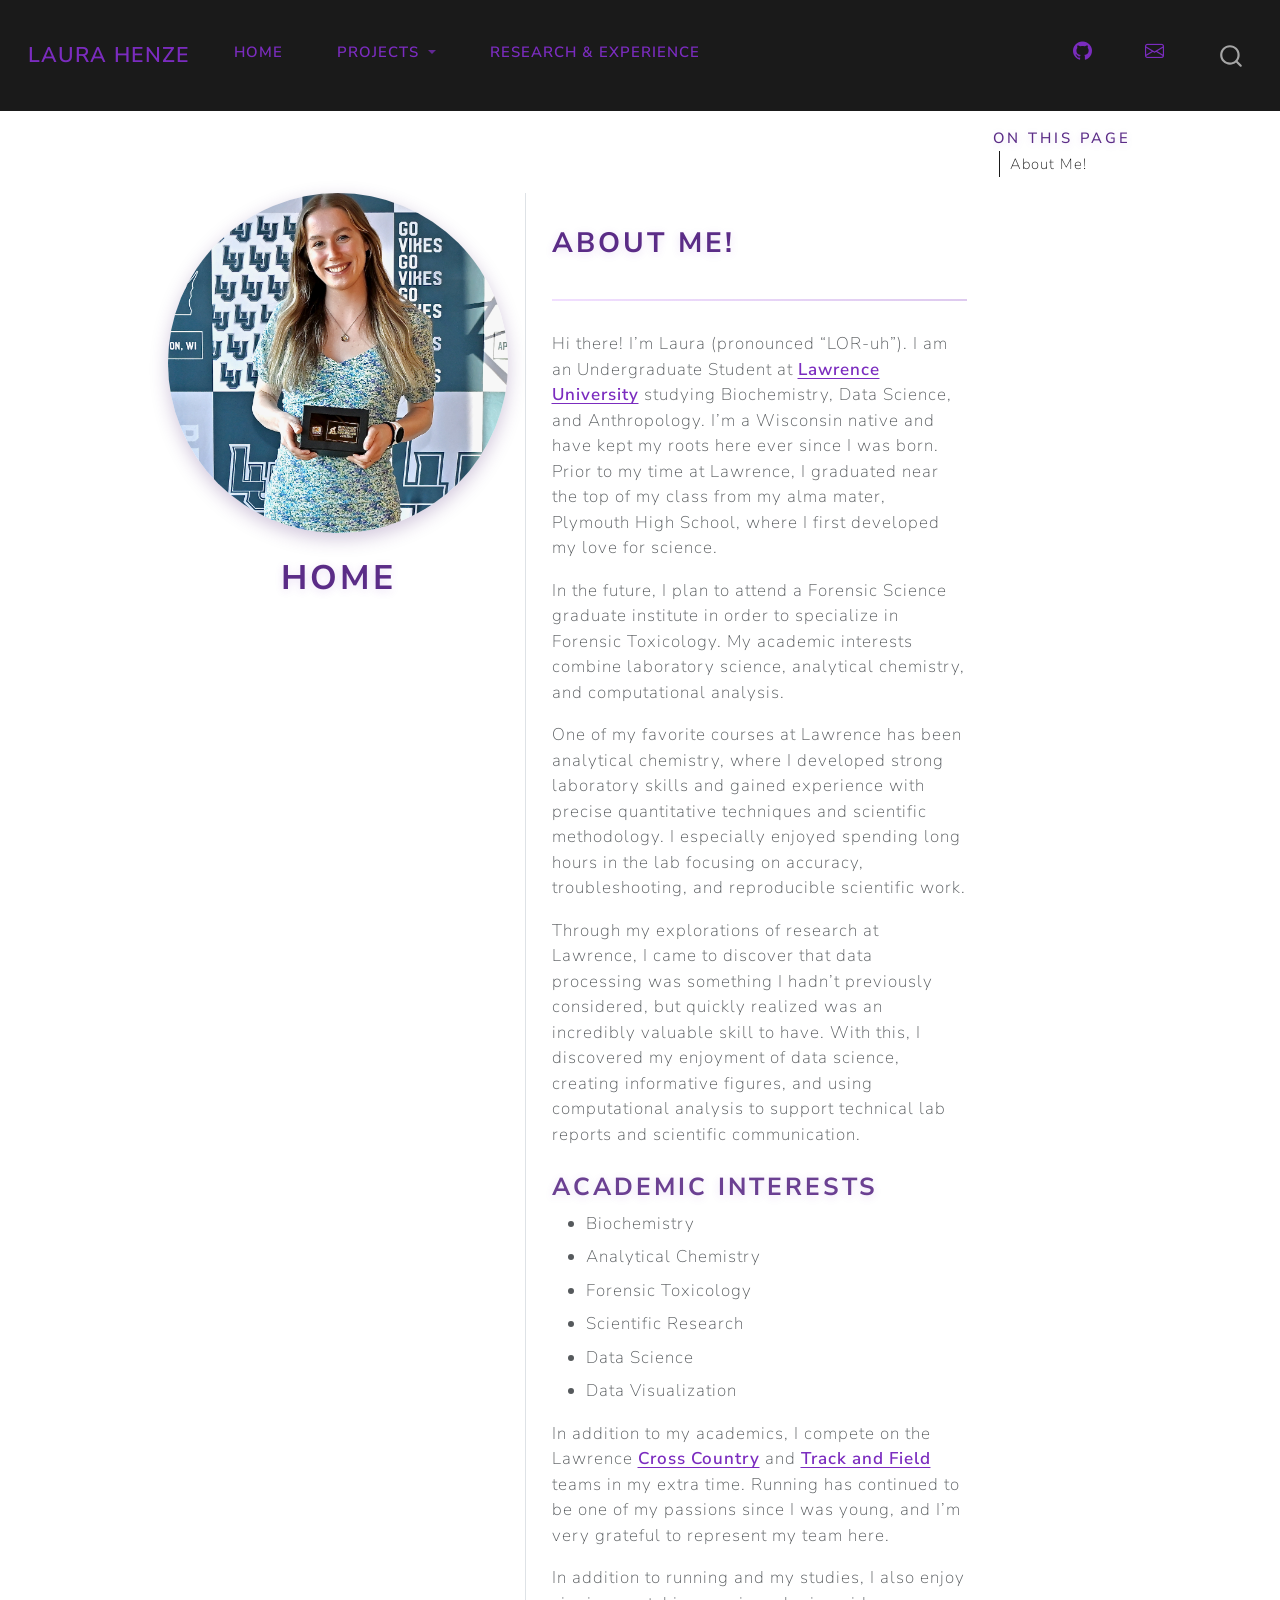
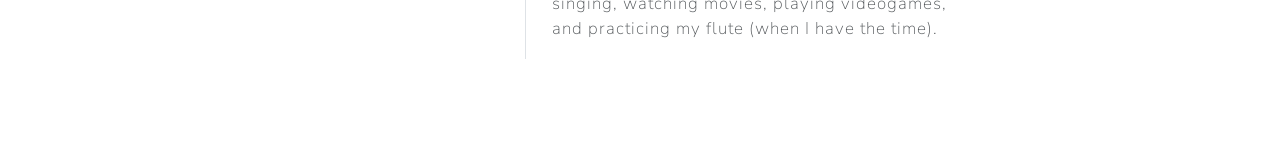
<file: docs/index.html>
<!DOCTYPE html>
<html xmlns="http://www.w3.org/1999/xhtml" lang="en" xml:lang="en"><head>

<meta charset="utf-8">
<meta name="generator" content="quarto-1.8.27">

<meta name="viewport" content="width=device-width, initial-scale=1.0, user-scalable=yes">


<title>Home – Laura Henze</title>
<style>
code{white-space: pre-wrap;}
span.smallcaps{font-variant: small-caps;}
div.columns{display: flex; gap: min(4vw, 1.5em);}
div.column{flex: auto; overflow-x: auto;}
div.hanging-indent{margin-left: 1.5em; text-indent: -1.5em;}
ul.task-list{list-style: none;}
ul.task-list li input[type="checkbox"] {
  width: 0.8em;
  margin: 0 0.8em 0.2em -1em; /* quarto-specific, see https://github.com/quarto-dev/quarto-cli/issues/4556 */ 
  vertical-align: middle;
}
</style>


<script src="site_libs/quarto-nav/quarto-nav.js"></script>
<script src="site_libs/quarto-nav/headroom.min.js"></script>
<script src="site_libs/clipboard/clipboard.min.js"></script>
<script src="site_libs/quarto-search/autocomplete.umd.js"></script>
<script src="site_libs/quarto-search/fuse.min.js"></script>
<script src="site_libs/quarto-search/quarto-search.js"></script>
<meta name="quarto:offset" content="./">
<script src="site_libs/quarto-html/quarto.js" type="module"></script>
<script src="site_libs/quarto-html/tabsets/tabsets.js" type="module"></script>
<script src="site_libs/quarto-html/axe/axe-check.js" type="module"></script>
<script src="site_libs/quarto-html/popper.min.js"></script>
<script src="site_libs/quarto-html/tippy.umd.min.js"></script>
<link href="site_libs/quarto-html/tippy.css" rel="stylesheet">
<link href="site_libs/quarto-html/quarto-syntax-highlighting-ed96de9b727972fe78a7b5d16c58bf87.css" rel="stylesheet" id="quarto-text-highlighting-styles">
<script src="site_libs/bootstrap/bootstrap.min.js"></script>
<link href="site_libs/bootstrap/bootstrap-icons.css" rel="stylesheet">
<link href="site_libs/bootstrap/bootstrap-ecc2c41da66b8dbb0d339e6754a59479.min.css" rel="stylesheet" append-hash="true" id="quarto-bootstrap" data-mode="light">
<script id="quarto-search-options" type="application/json">{
  "location": "navbar",
  "copy-button": false,
  "collapse-after": 3,
  "panel-placement": "end",
  "type": "overlay",
  "limit": 50,
  "keyboard-shortcut": [
    "f",
    "/",
    "s"
  ],
  "show-item-context": false,
  "language": {
    "search-no-results-text": "No results",
    "search-matching-documents-text": "matching documents",
    "search-copy-link-title": "Copy link to search",
    "search-hide-matches-text": "Hide additional matches",
    "search-more-match-text": "more match in this document",
    "search-more-matches-text": "more matches in this document",
    "search-clear-button-title": "Clear",
    "search-text-placeholder": "",
    "search-detached-cancel-button-title": "Cancel",
    "search-submit-button-title": "Submit",
    "search-label": "Search"
  }
}</script>


<link rel="stylesheet" href="styles.css">
</head>

<body class="nav-fixed quarto-light">

<div id="quarto-search-results"></div>
  <header id="quarto-header" class="headroom fixed-top">
    <nav class="navbar navbar-expand-lg " data-bs-theme="dark">
      <div class="navbar-container container-fluid">
      <div class="navbar-brand-container mx-auto">
    <a class="navbar-brand" href="./index.html">
    <span class="navbar-title">Laura Henze</span>
    </a>
  </div>
            <div id="quarto-search" class="" title="Search"></div>
          <button class="navbar-toggler" type="button" data-bs-toggle="collapse" data-bs-target="#navbarCollapse" aria-controls="navbarCollapse" role="menu" aria-expanded="false" aria-label="Toggle navigation" onclick="if (window.quartoToggleHeadroom) { window.quartoToggleHeadroom(); }">
  <span class="navbar-toggler-icon"></span>
</button>
          <div class="collapse navbar-collapse" id="navbarCollapse">
            <ul class="navbar-nav navbar-nav-scroll me-auto">
  <li class="nav-item">
    <a class="nav-link active" href="./index.html" aria-current="page"> 
<span class="menu-text">Home</span></a>
  </li>  
  <li class="nav-item dropdown ">
    <a class="nav-link dropdown-toggle" href="#" id="nav-menu-projects" role="link" data-bs-toggle="dropdown" aria-expanded="false">
 <span class="menu-text">Projects</span>
    </a>
    <ul class="dropdown-menu" aria-labelledby="nav-menu-projects">    
        <li>
    <a class="dropdown-item" href="./projects.html">
 <span class="dropdown-text">All Projects</span></a>
  </li>  
        <li>
    <a class="dropdown-item" href="./projects/sql_project.html">
 <span class="dropdown-text">SQL Project</span></a>
  </li>  
        <li>
    <a class="dropdown-item" href="./projects/text_analysis.html">
 <span class="dropdown-text">Text Analysis Project</span></a>
  </li>  
        <li>
    <a class="dropdown-item" href="./projects/pristineR.html">
 <span class="dropdown-text">pristineR Package</span></a>
  </li>  
        <li>
    <a class="dropdown-item" href="./projects/poster_project.html">
 <span class="dropdown-text">Poster Project</span></a>
  </li>  
        <li>
    <a class="dropdown-item" href="./projects/research.html">
 <span class="dropdown-text">Additional Project</span></a>
  </li>  
    </ul>
  </li>
  <li class="nav-item">
    <a class="nav-link" href="./experience.html"> 
<span class="menu-text">Research &amp; Experience</span></a>
  </li>  
</ul>
            <ul class="navbar-nav navbar-nav-scroll ms-auto">
  <li class="nav-item compact">
    <a class="nav-link" href="https://github.com/Laura-Henze/Laura-Henze.github.io"> <i class="bi bi-github" role="img">
</i> 
<span class="menu-text"></span></a>
  </li>  
  <li class="nav-item compact">
    <a class="nav-link" href="mailto:henzel@lawrence.edu"> <i class="bi bi-envelope" role="img">
</i> 
<span class="menu-text"></span></a>
  </li>  
</ul>
          </div> <!-- /navcollapse -->
            <div class="quarto-navbar-tools">
</div>
      </div> <!-- /container-fluid -->
    </nav>
</header>
<!-- content -->
<div id="quarto-content" class="quarto-container page-columns page-rows-contents page-layout-article page-navbar">
<!-- sidebar -->
<!-- margin-sidebar -->
    <div id="quarto-margin-sidebar" class="sidebar margin-sidebar">
        <nav id="TOC" role="doc-toc" class="toc-active">
    <h2 id="toc-title">On this page</h2>
   
  <ul>
  <li><a href="#about-me" id="toc-about-me" class="nav-link active" data-scroll-target="#about-me">About Me!</a></li>
  </ul>
</nav>
    </div>
<!-- main -->
<main class="content" id="quarto-document-content">




<div class="quarto-about-trestles">
  <div class="about-entity">
    <img src="images/_DSC4929.jpg" class="about-image
  round " style="height: 20em; width: 20em;">
<header id="title-block-header" class="quarto-title-block default">
<div class="quarto-title">
<h1 class="title">Home</h1>
</div>
<div class="quarto-title-meta">
  </div>
</header>
  </div>
  <div class="about-contents"><div id="intro-heading">
<section id="about-me" class="level2">
<h2 data-anchor-id="about-me">About Me!</h2>
<hr>
<div id="bio">
<p>Hi there! I’m Laura (pronounced “LOR-uh”). I am an Undergraduate Student at <a href="https://www.lawrence.edu/">Lawrence University</a> studying Biochemistry, Data Science, and Anthropology. I’m a Wisconsin native and have kept my roots here ever since I was born. Prior to my time at Lawrence, I graduated near the top of my class from my alma mater, Plymouth High School, where I first developed my love for science.</p>
<p>In the future, I plan to attend a Forensic Science graduate institute in order to specialize in Forensic Toxicology. My academic interests combine laboratory science, analytical chemistry, and computational analysis.</p>
<p>One of my favorite courses at Lawrence has been analytical chemistry, where I developed strong laboratory skills and gained experience with precise quantitative techniques and scientific methodology. I especially enjoyed spending long hours in the lab focusing on accuracy, troubleshooting, and reproducible scientific work.</p>
<p>Through my explorations of research at Lawrence, I came to discover that data processing was something I hadn’t previously considered, but quickly realized was an incredibly valuable skill to have. With this, I discovered my enjoyment of data science, creating informative figures, and using computational analysis to support technical lab reports and scientific communication.</p>
<section id="academic-interests" class="level3">
<h3 data-anchor-id="academic-interests">Academic Interests</h3>
<ul>
<li>Biochemistry</li>
<li>Analytical Chemistry</li>
<li>Forensic Toxicology</li>
<li>Scientific Research</li>
<li>Data Science</li>
<li>Data Visualization</li>
</ul>
<p>In addition to my academics, I compete on the Lawrence <a href="https://vikings.lawrence.edu/sports/wcross">Cross Country</a> and <a href="https://vikings.lawrence.edu/sports/wtrack">Track and Field</a> teams in my extra time. Running has continued to be one of my passions since I was young, and I’m very grateful to represent my team here.</p>
<p>In addition to running and my studies, I also enjoy singing, watching movies, playing videogames, and practicing my flute (when I have the time).</p>


</section>
</div>
</section>
</div></div>
</div>


</main> <!-- /main -->
<script id="quarto-html-after-body" type="application/javascript">
  window.document.addEventListener("DOMContentLoaded", function (event) {
    const isCodeAnnotation = (el) => {
      for (const clz of el.classList) {
        if (clz.startsWith('code-annotation-')) {                     
          return true;
        }
      }
      return false;
    }
    const onCopySuccess = function(e) {
      // button target
      const button = e.trigger;
      // don't keep focus
      button.blur();
      // flash "checked"
      button.classList.add('code-copy-button-checked');
      var currentTitle = button.getAttribute("title");
      button.setAttribute("title", "Copied!");
      let tooltip;
      if (window.bootstrap) {
        button.setAttribute("data-bs-toggle", "tooltip");
        button.setAttribute("data-bs-placement", "left");
        button.setAttribute("data-bs-title", "Copied!");
        tooltip = new bootstrap.Tooltip(button, 
          { trigger: "manual", 
            customClass: "code-copy-button-tooltip",
            offset: [0, -8]});
        tooltip.show();    
      }
      setTimeout(function() {
        if (tooltip) {
          tooltip.hide();
          button.removeAttribute("data-bs-title");
          button.removeAttribute("data-bs-toggle");
          button.removeAttribute("data-bs-placement");
        }
        button.setAttribute("title", currentTitle);
        button.classList.remove('code-copy-button-checked');
      }, 1000);
      // clear code selection
      e.clearSelection();
    }
    const getTextToCopy = function(trigger) {
      const outerScaffold = trigger.parentElement.cloneNode(true);
      const codeEl = outerScaffold.querySelector('code');
      for (const childEl of codeEl.children) {
        if (isCodeAnnotation(childEl)) {
          childEl.remove();
        }
      }
      return codeEl.innerText;
    }
    const clipboard = new window.ClipboardJS('.code-copy-button:not([data-in-quarto-modal])', {
      text: getTextToCopy
    });
    clipboard.on('success', onCopySuccess);
    if (window.document.getElementById('quarto-embedded-source-code-modal')) {
      const clipboardModal = new window.ClipboardJS('.code-copy-button[data-in-quarto-modal]', {
        text: getTextToCopy,
        container: window.document.getElementById('quarto-embedded-source-code-modal')
      });
      clipboardModal.on('success', onCopySuccess);
    }
      var localhostRegex = new RegExp(/^(?:http|https):\/\/localhost\:?[0-9]*\//);
      var mailtoRegex = new RegExp(/^mailto:/);
        var filterRegex = new RegExp('/' + window.location.host + '/');
      var isInternal = (href) => {
          return filterRegex.test(href) || localhostRegex.test(href) || mailtoRegex.test(href);
      }
      // Inspect non-navigation links and adorn them if external
     var links = window.document.querySelectorAll('a[href]:not(.nav-link):not(.navbar-brand):not(.toc-action):not(.sidebar-link):not(.sidebar-item-toggle):not(.pagination-link):not(.no-external):not([aria-hidden]):not(.dropdown-item):not(.quarto-navigation-tool):not(.about-link)');
      for (var i=0; i<links.length; i++) {
        const link = links[i];
        if (!isInternal(link.href)) {
          // undo the damage that might have been done by quarto-nav.js in the case of
          // links that we want to consider external
          if (link.dataset.originalHref !== undefined) {
            link.href = link.dataset.originalHref;
          }
        }
      }
    function tippyHover(el, contentFn, onTriggerFn, onUntriggerFn) {
      const config = {
        allowHTML: true,
        maxWidth: 500,
        delay: 100,
        arrow: false,
        appendTo: function(el) {
            return el.parentElement;
        },
        interactive: true,
        interactiveBorder: 10,
        theme: 'quarto',
        placement: 'bottom-start',
      };
      if (contentFn) {
        config.content = contentFn;
      }
      if (onTriggerFn) {
        config.onTrigger = onTriggerFn;
      }
      if (onUntriggerFn) {
        config.onUntrigger = onUntriggerFn;
      }
      window.tippy(el, config); 
    }
    const noterefs = window.document.querySelectorAll('a[role="doc-noteref"]');
    for (var i=0; i<noterefs.length; i++) {
      const ref = noterefs[i];
      tippyHover(ref, function() {
        // use id or data attribute instead here
        let href = ref.getAttribute('data-footnote-href') || ref.getAttribute('href');
        try { href = new URL(href).hash; } catch {}
        const id = href.replace(/^#\/?/, "");
        const note = window.document.getElementById(id);
        if (note) {
          return note.innerHTML;
        } else {
          return "";
        }
      });
    }
    const xrefs = window.document.querySelectorAll('a.quarto-xref');
    const processXRef = (id, note) => {
      // Strip column container classes
      const stripColumnClz = (el) => {
        el.classList.remove("page-full", "page-columns");
        if (el.children) {
          for (const child of el.children) {
            stripColumnClz(child);
          }
        }
      }
      stripColumnClz(note)
      if (id === null || id.startsWith('sec-')) {
        // Special case sections, only their first couple elements
        const container = document.createElement("div");
        if (note.children && note.children.length > 2) {
          container.appendChild(note.children[0].cloneNode(true));
          for (let i = 1; i < note.children.length; i++) {
            const child = note.children[i];
            if (child.tagName === "P" && child.innerText === "") {
              continue;
            } else {
              container.appendChild(child.cloneNode(true));
              break;
            }
          }
          if (window.Quarto?.typesetMath) {
            window.Quarto.typesetMath(container);
          }
          return container.innerHTML
        } else {
          if (window.Quarto?.typesetMath) {
            window.Quarto.typesetMath(note);
          }
          return note.innerHTML;
        }
      } else {
        // Remove any anchor links if they are present
        const anchorLink = note.querySelector('a.anchorjs-link');
        if (anchorLink) {
          anchorLink.remove();
        }
        if (window.Quarto?.typesetMath) {
          window.Quarto.typesetMath(note);
        }
        if (note.classList.contains("callout")) {
          return note.outerHTML;
        } else {
          return note.innerHTML;
        }
      }
    }
    for (var i=0; i<xrefs.length; i++) {
      const xref = xrefs[i];
      tippyHover(xref, undefined, function(instance) {
        instance.disable();
        let url = xref.getAttribute('href');
        let hash = undefined; 
        if (url.startsWith('#')) {
          hash = url;
        } else {
          try { hash = new URL(url).hash; } catch {}
        }
        if (hash) {
          const id = hash.replace(/^#\/?/, "");
          const note = window.document.getElementById(id);
          if (note !== null) {
            try {
              const html = processXRef(id, note.cloneNode(true));
              instance.setContent(html);
            } finally {
              instance.enable();
              instance.show();
            }
          } else {
            // See if we can fetch this
            fetch(url.split('#')[0])
            .then(res => res.text())
            .then(html => {
              const parser = new DOMParser();
              const htmlDoc = parser.parseFromString(html, "text/html");
              const note = htmlDoc.getElementById(id);
              if (note !== null) {
                const html = processXRef(id, note);
                instance.setContent(html);
              } 
            }).finally(() => {
              instance.enable();
              instance.show();
            });
          }
        } else {
          // See if we can fetch a full url (with no hash to target)
          // This is a special case and we should probably do some content thinning / targeting
          fetch(url)
          .then(res => res.text())
          .then(html => {
            const parser = new DOMParser();
            const htmlDoc = parser.parseFromString(html, "text/html");
            const note = htmlDoc.querySelector('main.content');
            if (note !== null) {
              // This should only happen for chapter cross references
              // (since there is no id in the URL)
              // remove the first header
              if (note.children.length > 0 && note.children[0].tagName === "HEADER") {
                note.children[0].remove();
              }
              const html = processXRef(null, note);
              instance.setContent(html);
            } 
          }).finally(() => {
            instance.enable();
            instance.show();
          });
        }
      }, function(instance) {
      });
    }
        let selectedAnnoteEl;
        const selectorForAnnotation = ( cell, annotation) => {
          let cellAttr = 'data-code-cell="' + cell + '"';
          let lineAttr = 'data-code-annotation="' +  annotation + '"';
          const selector = 'span[' + cellAttr + '][' + lineAttr + ']';
          return selector;
        }
        const selectCodeLines = (annoteEl) => {
          const doc = window.document;
          const targetCell = annoteEl.getAttribute("data-target-cell");
          const targetAnnotation = annoteEl.getAttribute("data-target-annotation");
          const annoteSpan = window.document.querySelector(selectorForAnnotation(targetCell, targetAnnotation));
          const lines = annoteSpan.getAttribute("data-code-lines").split(",");
          const lineIds = lines.map((line) => {
            return targetCell + "-" + line;
          })
          let top = null;
          let height = null;
          let parent = null;
          if (lineIds.length > 0) {
              //compute the position of the single el (top and bottom and make a div)
              const el = window.document.getElementById(lineIds[0]);
              top = el.offsetTop;
              height = el.offsetHeight;
              parent = el.parentElement.parentElement;
            if (lineIds.length > 1) {
              const lastEl = window.document.getElementById(lineIds[lineIds.length - 1]);
              const bottom = lastEl.offsetTop + lastEl.offsetHeight;
              height = bottom - top;
            }
            if (top !== null && height !== null && parent !== null) {
              // cook up a div (if necessary) and position it 
              let div = window.document.getElementById("code-annotation-line-highlight");
              if (div === null) {
                div = window.document.createElement("div");
                div.setAttribute("id", "code-annotation-line-highlight");
                div.style.position = 'absolute';
                parent.appendChild(div);
              }
              div.style.top = top - 2 + "px";
              div.style.height = height + 4 + "px";
              div.style.left = 0;
              let gutterDiv = window.document.getElementById("code-annotation-line-highlight-gutter");
              if (gutterDiv === null) {
                gutterDiv = window.document.createElement("div");
                gutterDiv.setAttribute("id", "code-annotation-line-highlight-gutter");
                gutterDiv.style.position = 'absolute';
                const codeCell = window.document.getElementById(targetCell);
                const gutter = codeCell.querySelector('.code-annotation-gutter');
                gutter.appendChild(gutterDiv);
              }
              gutterDiv.style.top = top - 2 + "px";
              gutterDiv.style.height = height + 4 + "px";
            }
            selectedAnnoteEl = annoteEl;
          }
        };
        const unselectCodeLines = () => {
          const elementsIds = ["code-annotation-line-highlight", "code-annotation-line-highlight-gutter"];
          elementsIds.forEach((elId) => {
            const div = window.document.getElementById(elId);
            if (div) {
              div.remove();
            }
          });
          selectedAnnoteEl = undefined;
        };
          // Handle positioning of the toggle
      window.addEventListener(
        "resize",
        throttle(() => {
          elRect = undefined;
          if (selectedAnnoteEl) {
            selectCodeLines(selectedAnnoteEl);
          }
        }, 10)
      );
      function throttle(fn, ms) {
      let throttle = false;
      let timer;
        return (...args) => {
          if(!throttle) { // first call gets through
              fn.apply(this, args);
              throttle = true;
          } else { // all the others get throttled
              if(timer) clearTimeout(timer); // cancel #2
              timer = setTimeout(() => {
                fn.apply(this, args);
                timer = throttle = false;
              }, ms);
          }
        };
      }
        // Attach click handler to the DT
        const annoteDls = window.document.querySelectorAll('dt[data-target-cell]');
        for (const annoteDlNode of annoteDls) {
          annoteDlNode.addEventListener('click', (event) => {
            const clickedEl = event.target;
            if (clickedEl !== selectedAnnoteEl) {
              unselectCodeLines();
              const activeEl = window.document.querySelector('dt[data-target-cell].code-annotation-active');
              if (activeEl) {
                activeEl.classList.remove('code-annotation-active');
              }
              selectCodeLines(clickedEl);
              clickedEl.classList.add('code-annotation-active');
            } else {
              // Unselect the line
              unselectCodeLines();
              clickedEl.classList.remove('code-annotation-active');
            }
          });
        }
    const findCites = (el) => {
      const parentEl = el.parentElement;
      if (parentEl) {
        const cites = parentEl.dataset.cites;
        if (cites) {
          return {
            el,
            cites: cites.split(' ')
          };
        } else {
          return findCites(el.parentElement)
        }
      } else {
        return undefined;
      }
    };
    var bibliorefs = window.document.querySelectorAll('a[role="doc-biblioref"]');
    for (var i=0; i<bibliorefs.length; i++) {
      const ref = bibliorefs[i];
      const citeInfo = findCites(ref);
      if (citeInfo) {
        tippyHover(citeInfo.el, function() {
          var popup = window.document.createElement('div');
          citeInfo.cites.forEach(function(cite) {
            var citeDiv = window.document.createElement('div');
            citeDiv.classList.add('hanging-indent');
            citeDiv.classList.add('csl-entry');
            var biblioDiv = window.document.getElementById('ref-' + cite);
            if (biblioDiv) {
              citeDiv.innerHTML = biblioDiv.innerHTML;
            }
            popup.appendChild(citeDiv);
          });
          return popup.innerHTML;
        });
      }
    }
  });
  </script>
</div> <!-- /content -->




</body></html>
</file>
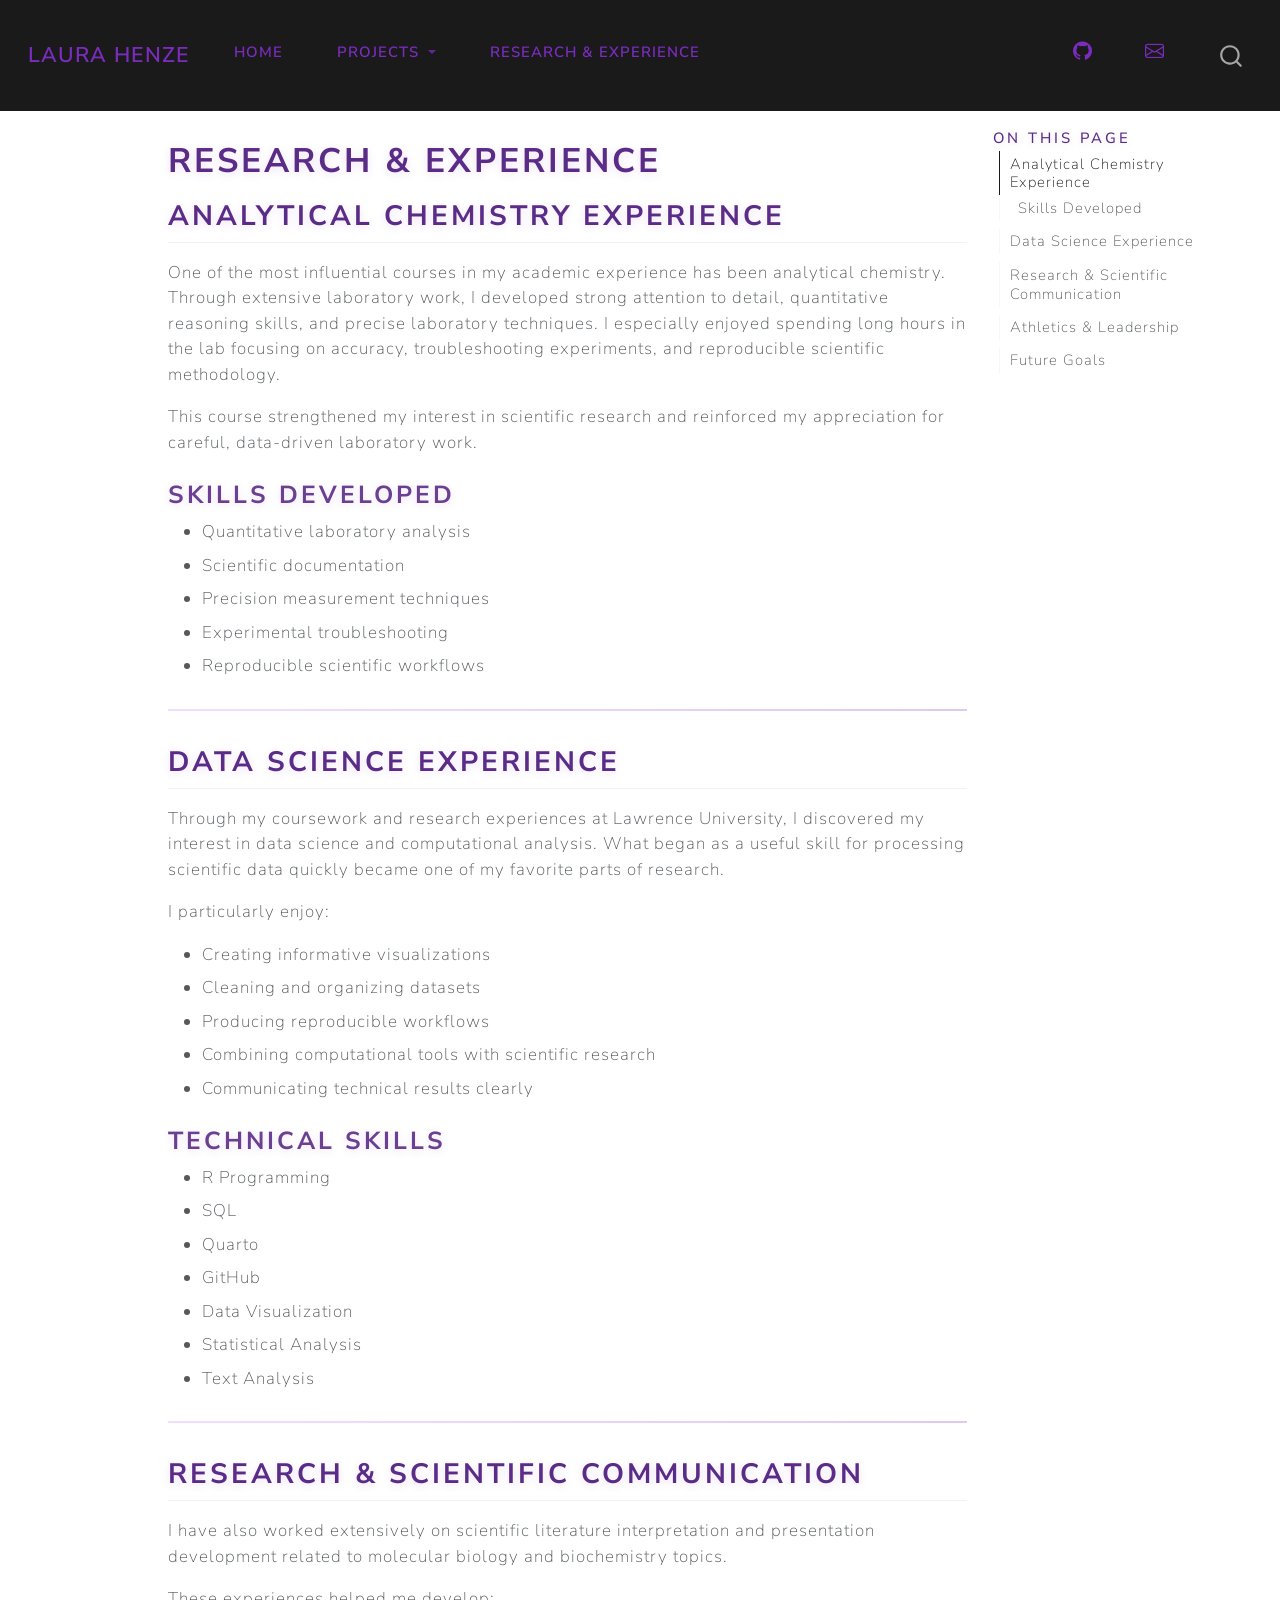
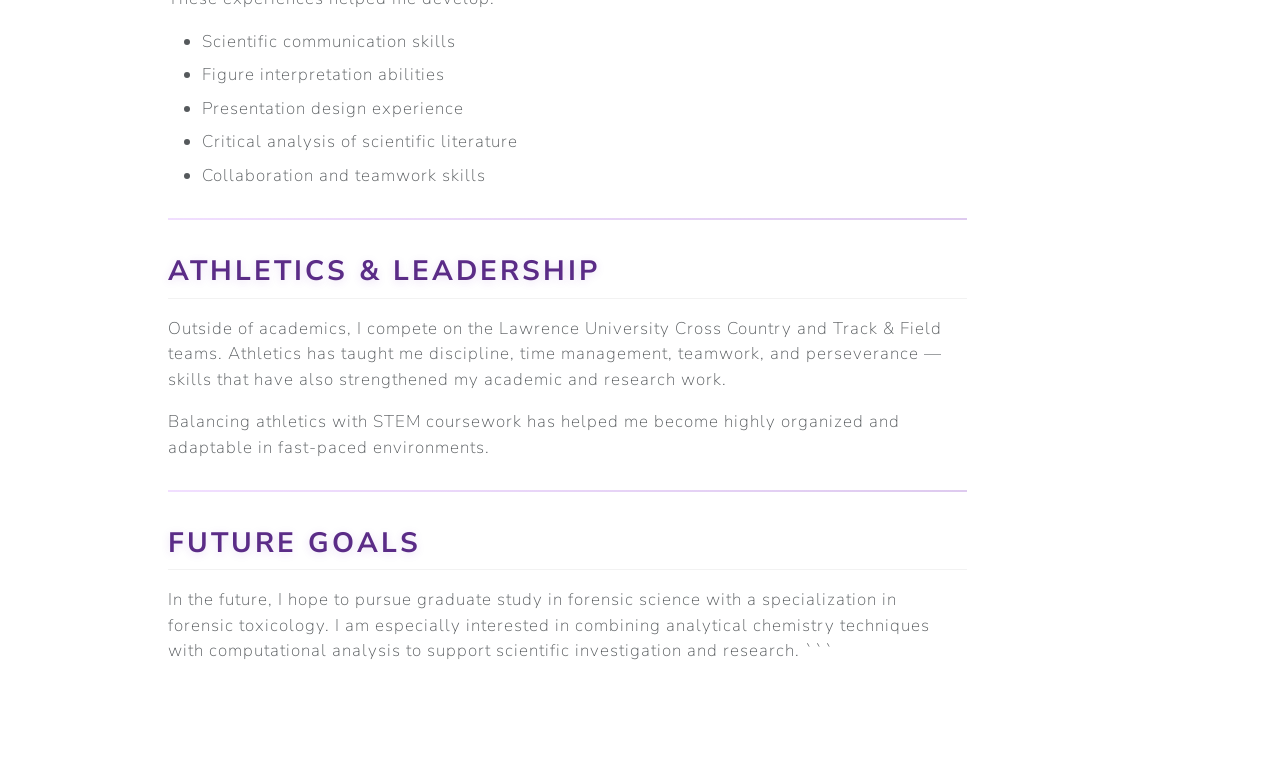
<file: docs/experience.html>
<!DOCTYPE html>
<html xmlns="http://www.w3.org/1999/xhtml" lang="en" xml:lang="en"><head>

<meta charset="utf-8">
<meta name="generator" content="quarto-1.8.27">

<meta name="viewport" content="width=device-width, initial-scale=1.0, user-scalable=yes">


<title>Research &amp; Experience – Laura Henze</title>
<style>
code{white-space: pre-wrap;}
span.smallcaps{font-variant: small-caps;}
div.columns{display: flex; gap: min(4vw, 1.5em);}
div.column{flex: auto; overflow-x: auto;}
div.hanging-indent{margin-left: 1.5em; text-indent: -1.5em;}
ul.task-list{list-style: none;}
ul.task-list li input[type="checkbox"] {
  width: 0.8em;
  margin: 0 0.8em 0.2em -1em; /* quarto-specific, see https://github.com/quarto-dev/quarto-cli/issues/4556 */ 
  vertical-align: middle;
}
</style>


<script src="site_libs/quarto-nav/quarto-nav.js"></script>
<script src="site_libs/quarto-nav/headroom.min.js"></script>
<script src="site_libs/clipboard/clipboard.min.js"></script>
<script src="site_libs/quarto-search/autocomplete.umd.js"></script>
<script src="site_libs/quarto-search/fuse.min.js"></script>
<script src="site_libs/quarto-search/quarto-search.js"></script>
<meta name="quarto:offset" content="./">
<script src="site_libs/quarto-html/quarto.js" type="module"></script>
<script src="site_libs/quarto-html/tabsets/tabsets.js" type="module"></script>
<script src="site_libs/quarto-html/axe/axe-check.js" type="module"></script>
<script src="site_libs/quarto-html/popper.min.js"></script>
<script src="site_libs/quarto-html/tippy.umd.min.js"></script>
<script src="site_libs/quarto-html/anchor.min.js"></script>
<link href="site_libs/quarto-html/tippy.css" rel="stylesheet">
<link href="site_libs/quarto-html/quarto-syntax-highlighting-ed96de9b727972fe78a7b5d16c58bf87.css" rel="stylesheet" id="quarto-text-highlighting-styles">
<script src="site_libs/bootstrap/bootstrap.min.js"></script>
<link href="site_libs/bootstrap/bootstrap-icons.css" rel="stylesheet">
<link href="site_libs/bootstrap/bootstrap-ecc2c41da66b8dbb0d339e6754a59479.min.css" rel="stylesheet" append-hash="true" id="quarto-bootstrap" data-mode="light">
<script id="quarto-search-options" type="application/json">{
  "location": "navbar",
  "copy-button": false,
  "collapse-after": 3,
  "panel-placement": "end",
  "type": "overlay",
  "limit": 50,
  "keyboard-shortcut": [
    "f",
    "/",
    "s"
  ],
  "show-item-context": false,
  "language": {
    "search-no-results-text": "No results",
    "search-matching-documents-text": "matching documents",
    "search-copy-link-title": "Copy link to search",
    "search-hide-matches-text": "Hide additional matches",
    "search-more-match-text": "more match in this document",
    "search-more-matches-text": "more matches in this document",
    "search-clear-button-title": "Clear",
    "search-text-placeholder": "",
    "search-detached-cancel-button-title": "Cancel",
    "search-submit-button-title": "Submit",
    "search-label": "Search"
  }
}</script>


<link rel="stylesheet" href="styles.css">
</head>

<body class="nav-fixed quarto-light">

<div id="quarto-search-results"></div>
  <header id="quarto-header" class="headroom fixed-top">
    <nav class="navbar navbar-expand-lg " data-bs-theme="dark">
      <div class="navbar-container container-fluid">
      <div class="navbar-brand-container mx-auto">
    <a class="navbar-brand" href="./index.html">
    <span class="navbar-title">Laura Henze</span>
    </a>
  </div>
            <div id="quarto-search" class="" title="Search"></div>
          <button class="navbar-toggler" type="button" data-bs-toggle="collapse" data-bs-target="#navbarCollapse" aria-controls="navbarCollapse" role="menu" aria-expanded="false" aria-label="Toggle navigation" onclick="if (window.quartoToggleHeadroom) { window.quartoToggleHeadroom(); }">
  <span class="navbar-toggler-icon"></span>
</button>
          <div class="collapse navbar-collapse" id="navbarCollapse">
            <ul class="navbar-nav navbar-nav-scroll me-auto">
  <li class="nav-item">
    <a class="nav-link" href="./index.html"> 
<span class="menu-text">Home</span></a>
  </li>  
  <li class="nav-item dropdown ">
    <a class="nav-link dropdown-toggle" href="#" id="nav-menu-projects" role="link" data-bs-toggle="dropdown" aria-expanded="false">
 <span class="menu-text">Projects</span>
    </a>
    <ul class="dropdown-menu" aria-labelledby="nav-menu-projects">    
        <li>
    <a class="dropdown-item" href="./projects.html">
 <span class="dropdown-text">All Projects</span></a>
  </li>  
        <li>
    <a class="dropdown-item" href="./projects/sql_project.html">
 <span class="dropdown-text">SQL Project</span></a>
  </li>  
        <li>
    <a class="dropdown-item" href="./projects/text_analysis.html">
 <span class="dropdown-text">Text Analysis Project</span></a>
  </li>  
        <li>
    <a class="dropdown-item" href="./projects/pristineR.html">
 <span class="dropdown-text">pristineR Package</span></a>
  </li>  
        <li>
    <a class="dropdown-item" href="./projects/poster_project.html">
 <span class="dropdown-text">Poster Project</span></a>
  </li>  
        <li>
    <a class="dropdown-item" href="./projects/research.html">
 <span class="dropdown-text">Additional Project</span></a>
  </li>  
    </ul>
  </li>
  <li class="nav-item">
    <a class="nav-link active" href="./experience.html" aria-current="page"> 
<span class="menu-text">Research &amp; Experience</span></a>
  </li>  
</ul>
            <ul class="navbar-nav navbar-nav-scroll ms-auto">
  <li class="nav-item compact">
    <a class="nav-link" href="https://github.com/Laura-Henze/Laura-Henze.github.io"> <i class="bi bi-github" role="img">
</i> 
<span class="menu-text"></span></a>
  </li>  
  <li class="nav-item compact">
    <a class="nav-link" href="mailto:henzel@lawrence.edu"> <i class="bi bi-envelope" role="img">
</i> 
<span class="menu-text"></span></a>
  </li>  
</ul>
          </div> <!-- /navcollapse -->
            <div class="quarto-navbar-tools">
</div>
      </div> <!-- /container-fluid -->
    </nav>
</header>
<!-- content -->
<div id="quarto-content" class="quarto-container page-columns page-rows-contents page-layout-article page-navbar">
<!-- sidebar -->
<!-- margin-sidebar -->
    <div id="quarto-margin-sidebar" class="sidebar margin-sidebar">
        <nav id="TOC" role="doc-toc" class="toc-active">
    <h2 id="toc-title">On this page</h2>
   
  <ul>
  <li><a href="#analytical-chemistry-experience" id="toc-analytical-chemistry-experience" class="nav-link active" data-scroll-target="#analytical-chemistry-experience">Analytical Chemistry Experience</a>
  <ul class="collapse">
  <li><a href="#skills-developed" id="toc-skills-developed" class="nav-link" data-scroll-target="#skills-developed">Skills Developed</a></li>
  </ul></li>
  <li><a href="#data-science-experience" id="toc-data-science-experience" class="nav-link" data-scroll-target="#data-science-experience">Data Science Experience</a>
  <ul class="collapse">
  <li><a href="#technical-skills" id="toc-technical-skills" class="nav-link" data-scroll-target="#technical-skills">Technical Skills</a></li>
  </ul></li>
  <li><a href="#research-scientific-communication" id="toc-research-scientific-communication" class="nav-link" data-scroll-target="#research-scientific-communication">Research &amp; Scientific Communication</a></li>
  <li><a href="#athletics-leadership" id="toc-athletics-leadership" class="nav-link" data-scroll-target="#athletics-leadership">Athletics &amp; Leadership</a></li>
  <li><a href="#future-goals" id="toc-future-goals" class="nav-link" data-scroll-target="#future-goals">Future Goals</a></li>
  </ul>
</nav>
    </div>
<!-- main -->
<main class="content" id="quarto-document-content">

<header id="title-block-header" class="quarto-title-block default">
<div class="quarto-title">
<h1 class="title">Research &amp; Experience</h1>
</div>



<div class="quarto-title-meta">

    
  
    
  </div>
  


</header>


<section id="analytical-chemistry-experience" class="level2">
<h2 class="anchored" data-anchor-id="analytical-chemistry-experience">Analytical Chemistry Experience</h2>
<p>One of the most influential courses in my academic experience has been analytical chemistry. Through extensive laboratory work, I developed strong attention to detail, quantitative reasoning skills, and precise laboratory techniques. I especially enjoyed spending long hours in the lab focusing on accuracy, troubleshooting experiments, and reproducible scientific methodology.</p>
<p>This course strengthened my interest in scientific research and reinforced my appreciation for careful, data-driven laboratory work.</p>
<section id="skills-developed" class="level3">
<h3 class="anchored" data-anchor-id="skills-developed">Skills Developed</h3>
<ul>
<li>Quantitative laboratory analysis</li>
<li>Scientific documentation</li>
<li>Precision measurement techniques</li>
<li>Experimental troubleshooting</li>
<li>Reproducible scientific workflows</li>
</ul>
<hr>
</section>
</section>
<section id="data-science-experience" class="level2">
<h2 class="anchored" data-anchor-id="data-science-experience">Data Science Experience</h2>
<p>Through my coursework and research experiences at Lawrence University, I discovered my interest in data science and computational analysis. What began as a useful skill for processing scientific data quickly became one of my favorite parts of research.</p>
<p>I particularly enjoy:</p>
<ul>
<li>Creating informative visualizations</li>
<li>Cleaning and organizing datasets</li>
<li>Producing reproducible workflows</li>
<li>Combining computational tools with scientific research</li>
<li>Communicating technical results clearly</li>
</ul>
<section id="technical-skills" class="level3">
<h3 class="anchored" data-anchor-id="technical-skills">Technical Skills</h3>
<ul>
<li>R Programming</li>
<li>SQL</li>
<li>Quarto</li>
<li>GitHub</li>
<li>Data Visualization</li>
<li>Statistical Analysis</li>
<li>Text Analysis</li>
</ul>
<hr>
</section>
</section>
<section id="research-scientific-communication" class="level2">
<h2 class="anchored" data-anchor-id="research-scientific-communication">Research &amp; Scientific Communication</h2>
<p>I have also worked extensively on scientific literature interpretation and presentation development related to molecular biology and biochemistry topics.</p>
<p>These experiences helped me develop:</p>
<ul>
<li>Scientific communication skills</li>
<li>Figure interpretation abilities</li>
<li>Presentation design experience</li>
<li>Critical analysis of scientific literature</li>
<li>Collaboration and teamwork skills</li>
</ul>
<hr>
</section>
<section id="athletics-leadership" class="level2">
<h2 class="anchored" data-anchor-id="athletics-leadership">Athletics &amp; Leadership</h2>
<p>Outside of academics, I compete on the Lawrence University Cross Country and Track &amp; Field teams. Athletics has taught me discipline, time management, teamwork, and perseverance — skills that have also strengthened my academic and research work.</p>
<p>Balancing athletics with STEM coursework has helped me become highly organized and adaptable in fast-paced environments.</p>
<hr>
</section>
<section id="future-goals" class="level2">
<h2 class="anchored" data-anchor-id="future-goals">Future Goals</h2>
<p>In the future, I hope to pursue graduate study in forensic science with a specialization in forensic toxicology. I am especially interested in combining analytical chemistry techniques with computational analysis to support scientific investigation and research. ```</p>


</section>

</main> <!-- /main -->
<script id="quarto-html-after-body" type="application/javascript">
  window.document.addEventListener("DOMContentLoaded", function (event) {
    const icon = "";
    const anchorJS = new window.AnchorJS();
    anchorJS.options = {
      placement: 'right',
      icon: icon
    };
    anchorJS.add('.anchored');
    const isCodeAnnotation = (el) => {
      for (const clz of el.classList) {
        if (clz.startsWith('code-annotation-')) {                     
          return true;
        }
      }
      return false;
    }
    const onCopySuccess = function(e) {
      // button target
      const button = e.trigger;
      // don't keep focus
      button.blur();
      // flash "checked"
      button.classList.add('code-copy-button-checked');
      var currentTitle = button.getAttribute("title");
      button.setAttribute("title", "Copied!");
      let tooltip;
      if (window.bootstrap) {
        button.setAttribute("data-bs-toggle", "tooltip");
        button.setAttribute("data-bs-placement", "left");
        button.setAttribute("data-bs-title", "Copied!");
        tooltip = new bootstrap.Tooltip(button, 
          { trigger: "manual", 
            customClass: "code-copy-button-tooltip",
            offset: [0, -8]});
        tooltip.show();    
      }
      setTimeout(function() {
        if (tooltip) {
          tooltip.hide();
          button.removeAttribute("data-bs-title");
          button.removeAttribute("data-bs-toggle");
          button.removeAttribute("data-bs-placement");
        }
        button.setAttribute("title", currentTitle);
        button.classList.remove('code-copy-button-checked');
      }, 1000);
      // clear code selection
      e.clearSelection();
    }
    const getTextToCopy = function(trigger) {
      const outerScaffold = trigger.parentElement.cloneNode(true);
      const codeEl = outerScaffold.querySelector('code');
      for (const childEl of codeEl.children) {
        if (isCodeAnnotation(childEl)) {
          childEl.remove();
        }
      }
      return codeEl.innerText;
    }
    const clipboard = new window.ClipboardJS('.code-copy-button:not([data-in-quarto-modal])', {
      text: getTextToCopy
    });
    clipboard.on('success', onCopySuccess);
    if (window.document.getElementById('quarto-embedded-source-code-modal')) {
      const clipboardModal = new window.ClipboardJS('.code-copy-button[data-in-quarto-modal]', {
        text: getTextToCopy,
        container: window.document.getElementById('quarto-embedded-source-code-modal')
      });
      clipboardModal.on('success', onCopySuccess);
    }
      var localhostRegex = new RegExp(/^(?:http|https):\/\/localhost\:?[0-9]*\//);
      var mailtoRegex = new RegExp(/^mailto:/);
        var filterRegex = new RegExp('/' + window.location.host + '/');
      var isInternal = (href) => {
          return filterRegex.test(href) || localhostRegex.test(href) || mailtoRegex.test(href);
      }
      // Inspect non-navigation links and adorn them if external
     var links = window.document.querySelectorAll('a[href]:not(.nav-link):not(.navbar-brand):not(.toc-action):not(.sidebar-link):not(.sidebar-item-toggle):not(.pagination-link):not(.no-external):not([aria-hidden]):not(.dropdown-item):not(.quarto-navigation-tool):not(.about-link)');
      for (var i=0; i<links.length; i++) {
        const link = links[i];
        if (!isInternal(link.href)) {
          // undo the damage that might have been done by quarto-nav.js in the case of
          // links that we want to consider external
          if (link.dataset.originalHref !== undefined) {
            link.href = link.dataset.originalHref;
          }
        }
      }
    function tippyHover(el, contentFn, onTriggerFn, onUntriggerFn) {
      const config = {
        allowHTML: true,
        maxWidth: 500,
        delay: 100,
        arrow: false,
        appendTo: function(el) {
            return el.parentElement;
        },
        interactive: true,
        interactiveBorder: 10,
        theme: 'quarto',
        placement: 'bottom-start',
      };
      if (contentFn) {
        config.content = contentFn;
      }
      if (onTriggerFn) {
        config.onTrigger = onTriggerFn;
      }
      if (onUntriggerFn) {
        config.onUntrigger = onUntriggerFn;
      }
      window.tippy(el, config); 
    }
    const noterefs = window.document.querySelectorAll('a[role="doc-noteref"]');
    for (var i=0; i<noterefs.length; i++) {
      const ref = noterefs[i];
      tippyHover(ref, function() {
        // use id or data attribute instead here
        let href = ref.getAttribute('data-footnote-href') || ref.getAttribute('href');
        try { href = new URL(href).hash; } catch {}
        const id = href.replace(/^#\/?/, "");
        const note = window.document.getElementById(id);
        if (note) {
          return note.innerHTML;
        } else {
          return "";
        }
      });
    }
    const xrefs = window.document.querySelectorAll('a.quarto-xref');
    const processXRef = (id, note) => {
      // Strip column container classes
      const stripColumnClz = (el) => {
        el.classList.remove("page-full", "page-columns");
        if (el.children) {
          for (const child of el.children) {
            stripColumnClz(child);
          }
        }
      }
      stripColumnClz(note)
      if (id === null || id.startsWith('sec-')) {
        // Special case sections, only their first couple elements
        const container = document.createElement("div");
        if (note.children && note.children.length > 2) {
          container.appendChild(note.children[0].cloneNode(true));
          for (let i = 1; i < note.children.length; i++) {
            const child = note.children[i];
            if (child.tagName === "P" && child.innerText === "") {
              continue;
            } else {
              container.appendChild(child.cloneNode(true));
              break;
            }
          }
          if (window.Quarto?.typesetMath) {
            window.Quarto.typesetMath(container);
          }
          return container.innerHTML
        } else {
          if (window.Quarto?.typesetMath) {
            window.Quarto.typesetMath(note);
          }
          return note.innerHTML;
        }
      } else {
        // Remove any anchor links if they are present
        const anchorLink = note.querySelector('a.anchorjs-link');
        if (anchorLink) {
          anchorLink.remove();
        }
        if (window.Quarto?.typesetMath) {
          window.Quarto.typesetMath(note);
        }
        if (note.classList.contains("callout")) {
          return note.outerHTML;
        } else {
          return note.innerHTML;
        }
      }
    }
    for (var i=0; i<xrefs.length; i++) {
      const xref = xrefs[i];
      tippyHover(xref, undefined, function(instance) {
        instance.disable();
        let url = xref.getAttribute('href');
        let hash = undefined; 
        if (url.startsWith('#')) {
          hash = url;
        } else {
          try { hash = new URL(url).hash; } catch {}
        }
        if (hash) {
          const id = hash.replace(/^#\/?/, "");
          const note = window.document.getElementById(id);
          if (note !== null) {
            try {
              const html = processXRef(id, note.cloneNode(true));
              instance.setContent(html);
            } finally {
              instance.enable();
              instance.show();
            }
          } else {
            // See if we can fetch this
            fetch(url.split('#')[0])
            .then(res => res.text())
            .then(html => {
              const parser = new DOMParser();
              const htmlDoc = parser.parseFromString(html, "text/html");
              const note = htmlDoc.getElementById(id);
              if (note !== null) {
                const html = processXRef(id, note);
                instance.setContent(html);
              } 
            }).finally(() => {
              instance.enable();
              instance.show();
            });
          }
        } else {
          // See if we can fetch a full url (with no hash to target)
          // This is a special case and we should probably do some content thinning / targeting
          fetch(url)
          .then(res => res.text())
          .then(html => {
            const parser = new DOMParser();
            const htmlDoc = parser.parseFromString(html, "text/html");
            const note = htmlDoc.querySelector('main.content');
            if (note !== null) {
              // This should only happen for chapter cross references
              // (since there is no id in the URL)
              // remove the first header
              if (note.children.length > 0 && note.children[0].tagName === "HEADER") {
                note.children[0].remove();
              }
              const html = processXRef(null, note);
              instance.setContent(html);
            } 
          }).finally(() => {
            instance.enable();
            instance.show();
          });
        }
      }, function(instance) {
      });
    }
        let selectedAnnoteEl;
        const selectorForAnnotation = ( cell, annotation) => {
          let cellAttr = 'data-code-cell="' + cell + '"';
          let lineAttr = 'data-code-annotation="' +  annotation + '"';
          const selector = 'span[' + cellAttr + '][' + lineAttr + ']';
          return selector;
        }
        const selectCodeLines = (annoteEl) => {
          const doc = window.document;
          const targetCell = annoteEl.getAttribute("data-target-cell");
          const targetAnnotation = annoteEl.getAttribute("data-target-annotation");
          const annoteSpan = window.document.querySelector(selectorForAnnotation(targetCell, targetAnnotation));
          const lines = annoteSpan.getAttribute("data-code-lines").split(",");
          const lineIds = lines.map((line) => {
            return targetCell + "-" + line;
          })
          let top = null;
          let height = null;
          let parent = null;
          if (lineIds.length > 0) {
              //compute the position of the single el (top and bottom and make a div)
              const el = window.document.getElementById(lineIds[0]);
              top = el.offsetTop;
              height = el.offsetHeight;
              parent = el.parentElement.parentElement;
            if (lineIds.length > 1) {
              const lastEl = window.document.getElementById(lineIds[lineIds.length - 1]);
              const bottom = lastEl.offsetTop + lastEl.offsetHeight;
              height = bottom - top;
            }
            if (top !== null && height !== null && parent !== null) {
              // cook up a div (if necessary) and position it 
              let div = window.document.getElementById("code-annotation-line-highlight");
              if (div === null) {
                div = window.document.createElement("div");
                div.setAttribute("id", "code-annotation-line-highlight");
                div.style.position = 'absolute';
                parent.appendChild(div);
              }
              div.style.top = top - 2 + "px";
              div.style.height = height + 4 + "px";
              div.style.left = 0;
              let gutterDiv = window.document.getElementById("code-annotation-line-highlight-gutter");
              if (gutterDiv === null) {
                gutterDiv = window.document.createElement("div");
                gutterDiv.setAttribute("id", "code-annotation-line-highlight-gutter");
                gutterDiv.style.position = 'absolute';
                const codeCell = window.document.getElementById(targetCell);
                const gutter = codeCell.querySelector('.code-annotation-gutter');
                gutter.appendChild(gutterDiv);
              }
              gutterDiv.style.top = top - 2 + "px";
              gutterDiv.style.height = height + 4 + "px";
            }
            selectedAnnoteEl = annoteEl;
          }
        };
        const unselectCodeLines = () => {
          const elementsIds = ["code-annotation-line-highlight", "code-annotation-line-highlight-gutter"];
          elementsIds.forEach((elId) => {
            const div = window.document.getElementById(elId);
            if (div) {
              div.remove();
            }
          });
          selectedAnnoteEl = undefined;
        };
          // Handle positioning of the toggle
      window.addEventListener(
        "resize",
        throttle(() => {
          elRect = undefined;
          if (selectedAnnoteEl) {
            selectCodeLines(selectedAnnoteEl);
          }
        }, 10)
      );
      function throttle(fn, ms) {
      let throttle = false;
      let timer;
        return (...args) => {
          if(!throttle) { // first call gets through
              fn.apply(this, args);
              throttle = true;
          } else { // all the others get throttled
              if(timer) clearTimeout(timer); // cancel #2
              timer = setTimeout(() => {
                fn.apply(this, args);
                timer = throttle = false;
              }, ms);
          }
        };
      }
        // Attach click handler to the DT
        const annoteDls = window.document.querySelectorAll('dt[data-target-cell]');
        for (const annoteDlNode of annoteDls) {
          annoteDlNode.addEventListener('click', (event) => {
            const clickedEl = event.target;
            if (clickedEl !== selectedAnnoteEl) {
              unselectCodeLines();
              const activeEl = window.document.querySelector('dt[data-target-cell].code-annotation-active');
              if (activeEl) {
                activeEl.classList.remove('code-annotation-active');
              }
              selectCodeLines(clickedEl);
              clickedEl.classList.add('code-annotation-active');
            } else {
              // Unselect the line
              unselectCodeLines();
              clickedEl.classList.remove('code-annotation-active');
            }
          });
        }
    const findCites = (el) => {
      const parentEl = el.parentElement;
      if (parentEl) {
        const cites = parentEl.dataset.cites;
        if (cites) {
          return {
            el,
            cites: cites.split(' ')
          };
        } else {
          return findCites(el.parentElement)
        }
      } else {
        return undefined;
      }
    };
    var bibliorefs = window.document.querySelectorAll('a[role="doc-biblioref"]');
    for (var i=0; i<bibliorefs.length; i++) {
      const ref = bibliorefs[i];
      const citeInfo = findCites(ref);
      if (citeInfo) {
        tippyHover(citeInfo.el, function() {
          var popup = window.document.createElement('div');
          citeInfo.cites.forEach(function(cite) {
            var citeDiv = window.document.createElement('div');
            citeDiv.classList.add('hanging-indent');
            citeDiv.classList.add('csl-entry');
            var biblioDiv = window.document.getElementById('ref-' + cite);
            if (biblioDiv) {
              citeDiv.innerHTML = biblioDiv.innerHTML;
            }
            popup.appendChild(citeDiv);
          });
          return popup.innerHTML;
        });
      }
    }
  });
  </script>
</div> <!-- /content -->




</body></html>
</file>
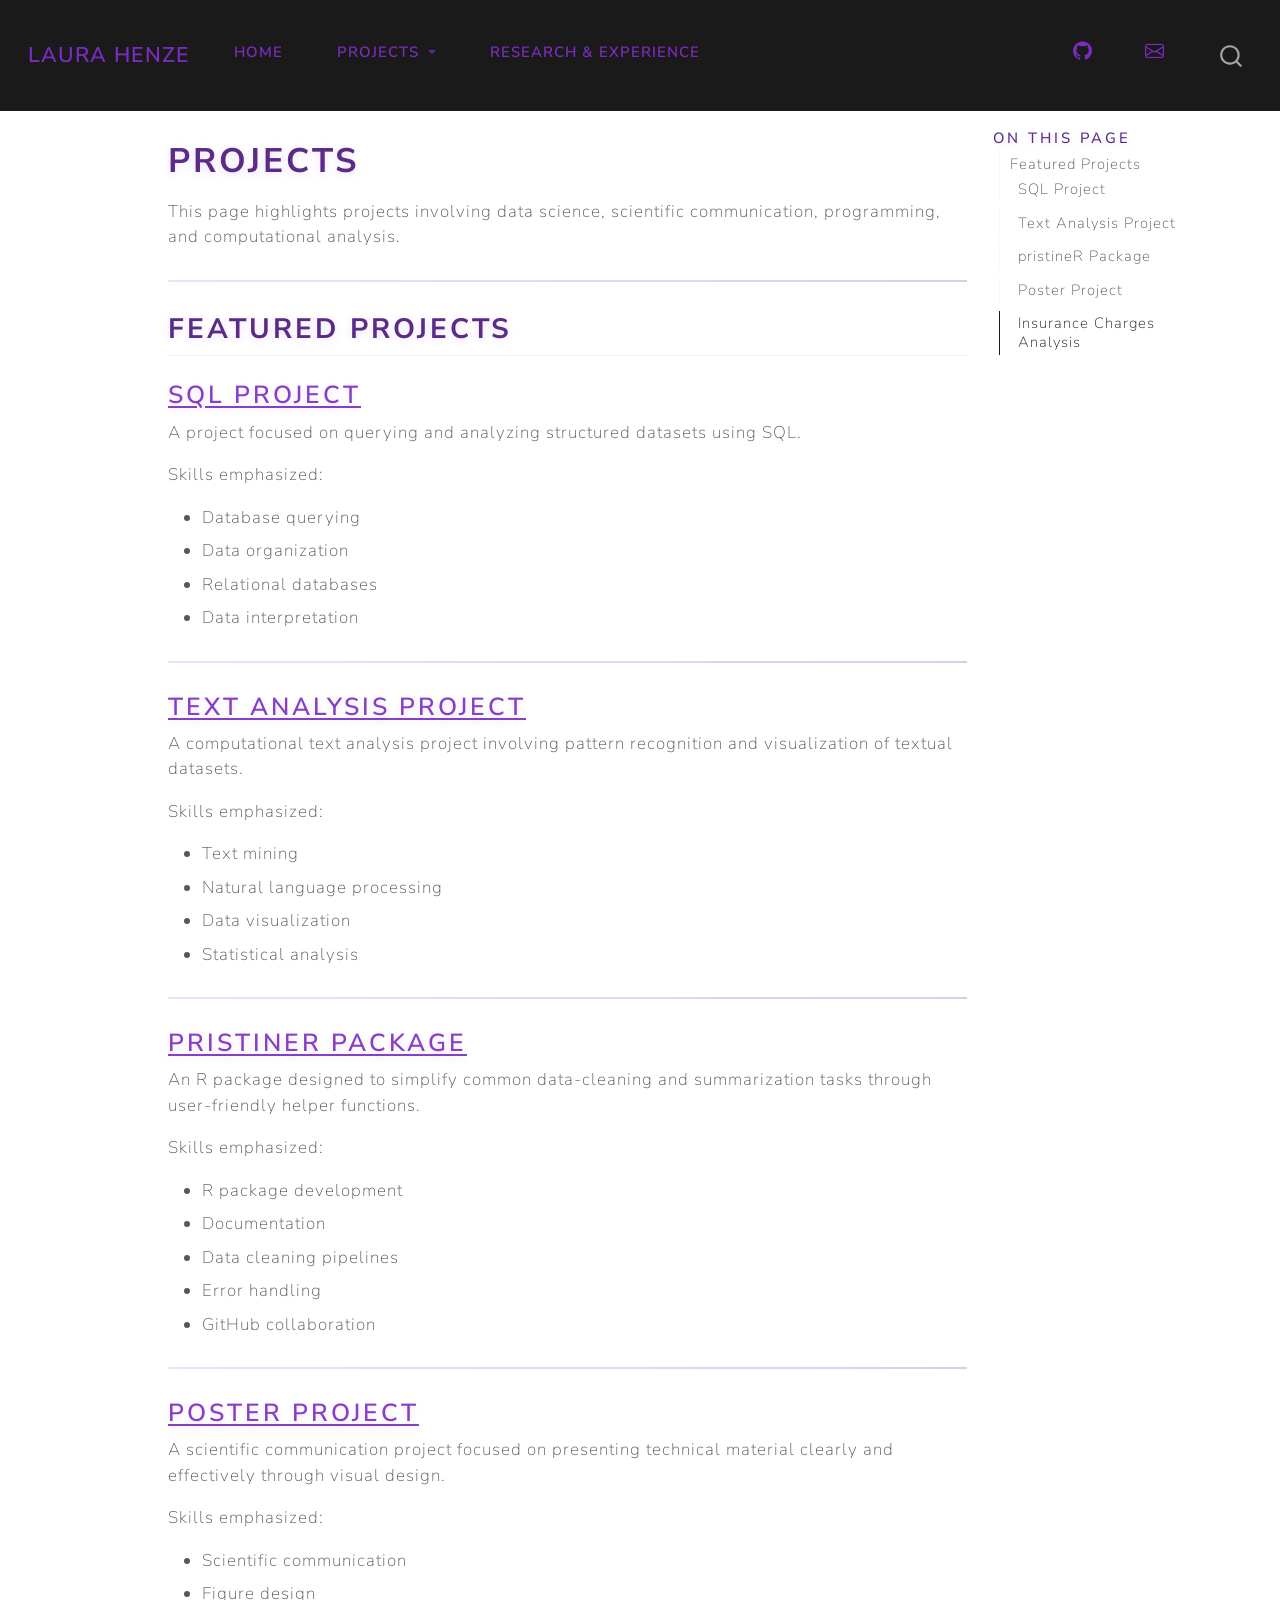
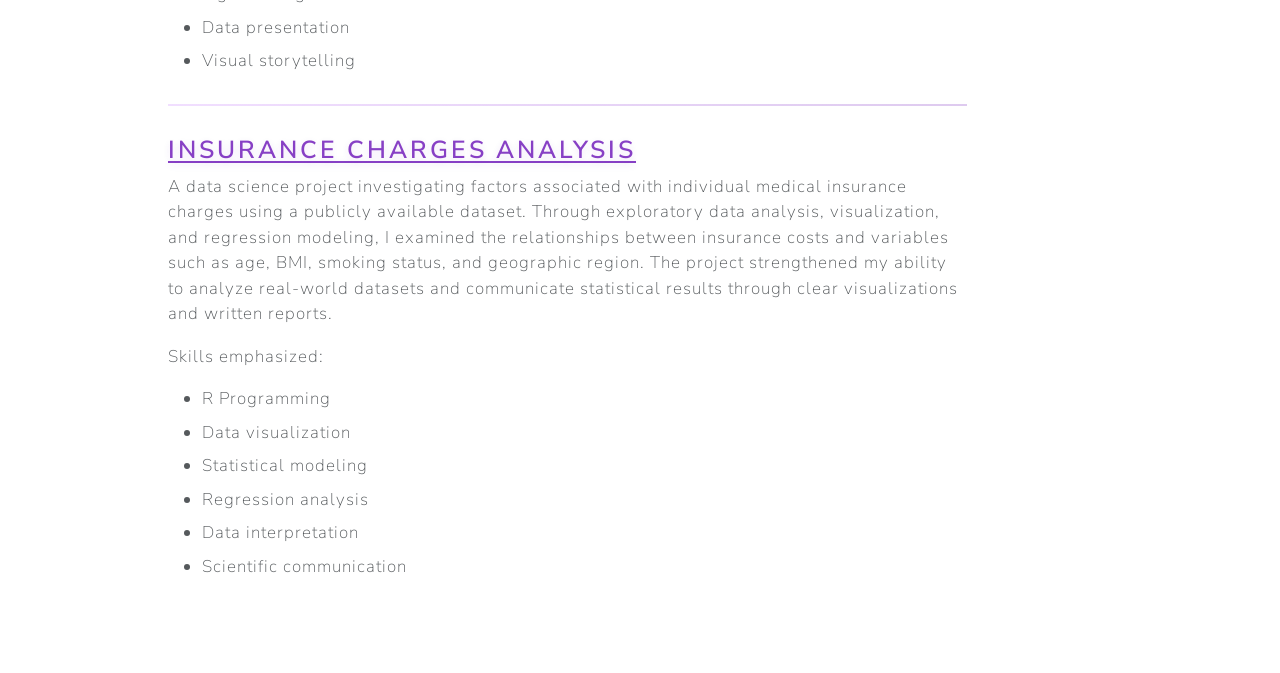
<file: docs/projects.html>
<!DOCTYPE html>
<html xmlns="http://www.w3.org/1999/xhtml" lang="en" xml:lang="en"><head>

<meta charset="utf-8">
<meta name="generator" content="quarto-1.8.27">

<meta name="viewport" content="width=device-width, initial-scale=1.0, user-scalable=yes">


<title>Projects – Laura Henze</title>
<style>
code{white-space: pre-wrap;}
span.smallcaps{font-variant: small-caps;}
div.columns{display: flex; gap: min(4vw, 1.5em);}
div.column{flex: auto; overflow-x: auto;}
div.hanging-indent{margin-left: 1.5em; text-indent: -1.5em;}
ul.task-list{list-style: none;}
ul.task-list li input[type="checkbox"] {
  width: 0.8em;
  margin: 0 0.8em 0.2em -1em; /* quarto-specific, see https://github.com/quarto-dev/quarto-cli/issues/4556 */ 
  vertical-align: middle;
}
</style>


<script src="site_libs/quarto-nav/quarto-nav.js"></script>
<script src="site_libs/quarto-nav/headroom.min.js"></script>
<script src="site_libs/clipboard/clipboard.min.js"></script>
<script src="site_libs/quarto-search/autocomplete.umd.js"></script>
<script src="site_libs/quarto-search/fuse.min.js"></script>
<script src="site_libs/quarto-search/quarto-search.js"></script>
<meta name="quarto:offset" content="./">
<script src="site_libs/quarto-html/quarto.js" type="module"></script>
<script src="site_libs/quarto-html/tabsets/tabsets.js" type="module"></script>
<script src="site_libs/quarto-html/axe/axe-check.js" type="module"></script>
<script src="site_libs/quarto-html/popper.min.js"></script>
<script src="site_libs/quarto-html/tippy.umd.min.js"></script>
<script src="site_libs/quarto-html/anchor.min.js"></script>
<link href="site_libs/quarto-html/tippy.css" rel="stylesheet">
<link href="site_libs/quarto-html/quarto-syntax-highlighting-ed96de9b727972fe78a7b5d16c58bf87.css" rel="stylesheet" id="quarto-text-highlighting-styles">
<script src="site_libs/bootstrap/bootstrap.min.js"></script>
<link href="site_libs/bootstrap/bootstrap-icons.css" rel="stylesheet">
<link href="site_libs/bootstrap/bootstrap-ecc2c41da66b8dbb0d339e6754a59479.min.css" rel="stylesheet" append-hash="true" id="quarto-bootstrap" data-mode="light">
<script id="quarto-search-options" type="application/json">{
  "location": "navbar",
  "copy-button": false,
  "collapse-after": 3,
  "panel-placement": "end",
  "type": "overlay",
  "limit": 50,
  "keyboard-shortcut": [
    "f",
    "/",
    "s"
  ],
  "show-item-context": false,
  "language": {
    "search-no-results-text": "No results",
    "search-matching-documents-text": "matching documents",
    "search-copy-link-title": "Copy link to search",
    "search-hide-matches-text": "Hide additional matches",
    "search-more-match-text": "more match in this document",
    "search-more-matches-text": "more matches in this document",
    "search-clear-button-title": "Clear",
    "search-text-placeholder": "",
    "search-detached-cancel-button-title": "Cancel",
    "search-submit-button-title": "Submit",
    "search-label": "Search"
  }
}</script>


<link rel="stylesheet" href="styles.css">
</head>

<body class="nav-fixed quarto-light">

<div id="quarto-search-results"></div>
  <header id="quarto-header" class="headroom fixed-top">
    <nav class="navbar navbar-expand-lg " data-bs-theme="dark">
      <div class="navbar-container container-fluid">
      <div class="navbar-brand-container mx-auto">
    <a class="navbar-brand" href="./index.html">
    <span class="navbar-title">Laura Henze</span>
    </a>
  </div>
            <div id="quarto-search" class="" title="Search"></div>
          <button class="navbar-toggler" type="button" data-bs-toggle="collapse" data-bs-target="#navbarCollapse" aria-controls="navbarCollapse" role="menu" aria-expanded="false" aria-label="Toggle navigation" onclick="if (window.quartoToggleHeadroom) { window.quartoToggleHeadroom(); }">
  <span class="navbar-toggler-icon"></span>
</button>
          <div class="collapse navbar-collapse" id="navbarCollapse">
            <ul class="navbar-nav navbar-nav-scroll me-auto">
  <li class="nav-item">
    <a class="nav-link" href="./index.html"> 
<span class="menu-text">Home</span></a>
  </li>  
  <li class="nav-item dropdown ">
    <a class="nav-link dropdown-toggle" href="#" id="nav-menu-projects" role="link" data-bs-toggle="dropdown" aria-expanded="false">
 <span class="menu-text">Projects</span>
    </a>
    <ul class="dropdown-menu" aria-labelledby="nav-menu-projects">    
        <li>
    <a class="dropdown-item" href="./projects.html">
 <span class="dropdown-text">All Projects</span></a>
  </li>  
        <li>
    <a class="dropdown-item" href="./projects/sql_project.html">
 <span class="dropdown-text">SQL Project</span></a>
  </li>  
        <li>
    <a class="dropdown-item" href="./projects/text_analysis.html">
 <span class="dropdown-text">Text Analysis Project</span></a>
  </li>  
        <li>
    <a class="dropdown-item" href="./projects/pristineR.html">
 <span class="dropdown-text">pristineR Package</span></a>
  </li>  
        <li>
    <a class="dropdown-item" href="./projects/poster_project.html">
 <span class="dropdown-text">Poster Project</span></a>
  </li>  
        <li>
    <a class="dropdown-item" href="./projects/research.html">
 <span class="dropdown-text">Additional Project</span></a>
  </li>  
    </ul>
  </li>
  <li class="nav-item">
    <a class="nav-link" href="./experience.html"> 
<span class="menu-text">Research &amp; Experience</span></a>
  </li>  
</ul>
            <ul class="navbar-nav navbar-nav-scroll ms-auto">
  <li class="nav-item compact">
    <a class="nav-link" href="https://github.com/Laura-Henze/Laura-Henze.github.io"> <i class="bi bi-github" role="img">
</i> 
<span class="menu-text"></span></a>
  </li>  
  <li class="nav-item compact">
    <a class="nav-link" href="mailto:henzel@lawrence.edu"> <i class="bi bi-envelope" role="img">
</i> 
<span class="menu-text"></span></a>
  </li>  
</ul>
          </div> <!-- /navcollapse -->
            <div class="quarto-navbar-tools">
</div>
      </div> <!-- /container-fluid -->
    </nav>
</header>
<!-- content -->
<div id="quarto-content" class="quarto-container page-columns page-rows-contents page-layout-article page-navbar">
<!-- sidebar -->
<!-- margin-sidebar -->
    <div id="quarto-margin-sidebar" class="sidebar margin-sidebar">
        <nav id="TOC" role="doc-toc" class="toc-active">
    <h2 id="toc-title">On this page</h2>
   
  <ul>
  <li><a href="#featured-projects" id="toc-featured-projects" class="nav-link active" data-scroll-target="#featured-projects">Featured Projects</a>
  <ul class="collapse">
  <li><a href="#sql-project" id="toc-sql-project" class="nav-link" data-scroll-target="#sql-project">SQL Project</a></li>
  <li><a href="#text-analysis-project" id="toc-text-analysis-project" class="nav-link" data-scroll-target="#text-analysis-project">Text Analysis Project</a></li>
  <li><a href="#pristiner-package" id="toc-pristiner-package" class="nav-link" data-scroll-target="#pristiner-package">pristineR Package</a></li>
  <li><a href="#poster-project" id="toc-poster-project" class="nav-link" data-scroll-target="#poster-project">Poster Project</a></li>
  <li><a href="#insurance-charges-analysis" id="toc-insurance-charges-analysis" class="nav-link" data-scroll-target="#insurance-charges-analysis">Insurance Charges Analysis</a></li>
  </ul></li>
  </ul>
</nav>
    </div>
<!-- main -->
<main class="content" id="quarto-document-content">

<header id="title-block-header" class="quarto-title-block default">
<div class="quarto-title">
<h1 class="title">Projects</h1>
</div>



<div class="quarto-title-meta">

    
  
    
  </div>
  


</header>


<p>This page highlights projects involving data science, scientific communication, programming, and computational analysis.</p>
<hr>
<section id="featured-projects" class="level2">
<h2 class="anchored" data-anchor-id="featured-projects">Featured Projects</h2>
<section id="sql-project" class="level3">
<h3 class="anchored" data-anchor-id="sql-project"><a href="./projects/sql_project.html">SQL Project</a></h3>
<p>A project focused on querying and analyzing structured datasets using SQL.</p>
<p>Skills emphasized:</p>
<ul>
<li>Database querying</li>
<li>Data organization</li>
<li>Relational databases</li>
<li>Data interpretation</li>
</ul>
<hr>
</section>
<section id="text-analysis-project" class="level3">
<h3 class="anchored" data-anchor-id="text-analysis-project"><a href="./projects/text_analysis.html">Text Analysis Project</a></h3>
<p>A computational text analysis project involving pattern recognition and visualization of textual datasets.</p>
<p>Skills emphasized:</p>
<ul>
<li>Text mining</li>
<li>Natural language processing</li>
<li>Data visualization</li>
<li>Statistical analysis</li>
</ul>
<hr>
</section>
<section id="pristiner-package" class="level3">
<h3 class="anchored" data-anchor-id="pristiner-package"><a href="./projects/pristineR.html">pristineR Package</a></h3>
<p>An R package designed to simplify common data-cleaning and summarization tasks through user-friendly helper functions.</p>
<p>Skills emphasized:</p>
<ul>
<li>R package development</li>
<li>Documentation</li>
<li>Data cleaning pipelines</li>
<li>Error handling</li>
<li>GitHub collaboration</li>
</ul>
<hr>
</section>
<section id="poster-project" class="level3">
<h3 class="anchored" data-anchor-id="poster-project"><a href="./projects/poster_project.html">Poster Project</a></h3>
<p>A scientific communication project focused on presenting technical material clearly and effectively through visual design.</p>
<p>Skills emphasized:</p>
<ul>
<li>Scientific communication</li>
<li>Figure design</li>
<li>Data presentation</li>
<li>Visual storytelling</li>
</ul>
<hr>
</section>
<section id="insurance-charges-analysis" class="level3">
<h3 class="anchored" data-anchor-id="insurance-charges-analysis"><a href="./projects/research.html">Insurance Charges Analysis</a></h3>
<p>A data science project investigating factors associated with individual medical insurance charges using a publicly available dataset. Through exploratory data analysis, visualization, and regression modeling, I examined the relationships between insurance costs and variables such as age, BMI, smoking status, and geographic region. The project strengthened my ability to analyze real-world datasets and communicate statistical results through clear visualizations and written reports.</p>
<p>Skills emphasized:</p>
<ul>
<li>R Programming</li>
<li>Data visualization</li>
<li>Statistical modeling</li>
<li>Regression analysis</li>
<li>Data interpretation</li>
<li>Scientific communication</li>
</ul>


</section>
</section>

</main> <!-- /main -->
<script id="quarto-html-after-body" type="application/javascript">
  window.document.addEventListener("DOMContentLoaded", function (event) {
    const icon = "";
    const anchorJS = new window.AnchorJS();
    anchorJS.options = {
      placement: 'right',
      icon: icon
    };
    anchorJS.add('.anchored');
    const isCodeAnnotation = (el) => {
      for (const clz of el.classList) {
        if (clz.startsWith('code-annotation-')) {                     
          return true;
        }
      }
      return false;
    }
    const onCopySuccess = function(e) {
      // button target
      const button = e.trigger;
      // don't keep focus
      button.blur();
      // flash "checked"
      button.classList.add('code-copy-button-checked');
      var currentTitle = button.getAttribute("title");
      button.setAttribute("title", "Copied!");
      let tooltip;
      if (window.bootstrap) {
        button.setAttribute("data-bs-toggle", "tooltip");
        button.setAttribute("data-bs-placement", "left");
        button.setAttribute("data-bs-title", "Copied!");
        tooltip = new bootstrap.Tooltip(button, 
          { trigger: "manual", 
            customClass: "code-copy-button-tooltip",
            offset: [0, -8]});
        tooltip.show();    
      }
      setTimeout(function() {
        if (tooltip) {
          tooltip.hide();
          button.removeAttribute("data-bs-title");
          button.removeAttribute("data-bs-toggle");
          button.removeAttribute("data-bs-placement");
        }
        button.setAttribute("title", currentTitle);
        button.classList.remove('code-copy-button-checked');
      }, 1000);
      // clear code selection
      e.clearSelection();
    }
    const getTextToCopy = function(trigger) {
      const outerScaffold = trigger.parentElement.cloneNode(true);
      const codeEl = outerScaffold.querySelector('code');
      for (const childEl of codeEl.children) {
        if (isCodeAnnotation(childEl)) {
          childEl.remove();
        }
      }
      return codeEl.innerText;
    }
    const clipboard = new window.ClipboardJS('.code-copy-button:not([data-in-quarto-modal])', {
      text: getTextToCopy
    });
    clipboard.on('success', onCopySuccess);
    if (window.document.getElementById('quarto-embedded-source-code-modal')) {
      const clipboardModal = new window.ClipboardJS('.code-copy-button[data-in-quarto-modal]', {
        text: getTextToCopy,
        container: window.document.getElementById('quarto-embedded-source-code-modal')
      });
      clipboardModal.on('success', onCopySuccess);
    }
      var localhostRegex = new RegExp(/^(?:http|https):\/\/localhost\:?[0-9]*\//);
      var mailtoRegex = new RegExp(/^mailto:/);
        var filterRegex = new RegExp('/' + window.location.host + '/');
      var isInternal = (href) => {
          return filterRegex.test(href) || localhostRegex.test(href) || mailtoRegex.test(href);
      }
      // Inspect non-navigation links and adorn them if external
     var links = window.document.querySelectorAll('a[href]:not(.nav-link):not(.navbar-brand):not(.toc-action):not(.sidebar-link):not(.sidebar-item-toggle):not(.pagination-link):not(.no-external):not([aria-hidden]):not(.dropdown-item):not(.quarto-navigation-tool):not(.about-link)');
      for (var i=0; i<links.length; i++) {
        const link = links[i];
        if (!isInternal(link.href)) {
          // undo the damage that might have been done by quarto-nav.js in the case of
          // links that we want to consider external
          if (link.dataset.originalHref !== undefined) {
            link.href = link.dataset.originalHref;
          }
        }
      }
    function tippyHover(el, contentFn, onTriggerFn, onUntriggerFn) {
      const config = {
        allowHTML: true,
        maxWidth: 500,
        delay: 100,
        arrow: false,
        appendTo: function(el) {
            return el.parentElement;
        },
        interactive: true,
        interactiveBorder: 10,
        theme: 'quarto',
        placement: 'bottom-start',
      };
      if (contentFn) {
        config.content = contentFn;
      }
      if (onTriggerFn) {
        config.onTrigger = onTriggerFn;
      }
      if (onUntriggerFn) {
        config.onUntrigger = onUntriggerFn;
      }
      window.tippy(el, config); 
    }
    const noterefs = window.document.querySelectorAll('a[role="doc-noteref"]');
    for (var i=0; i<noterefs.length; i++) {
      const ref = noterefs[i];
      tippyHover(ref, function() {
        // use id or data attribute instead here
        let href = ref.getAttribute('data-footnote-href') || ref.getAttribute('href');
        try { href = new URL(href).hash; } catch {}
        const id = href.replace(/^#\/?/, "");
        const note = window.document.getElementById(id);
        if (note) {
          return note.innerHTML;
        } else {
          return "";
        }
      });
    }
    const xrefs = window.document.querySelectorAll('a.quarto-xref');
    const processXRef = (id, note) => {
      // Strip column container classes
      const stripColumnClz = (el) => {
        el.classList.remove("page-full", "page-columns");
        if (el.children) {
          for (const child of el.children) {
            stripColumnClz(child);
          }
        }
      }
      stripColumnClz(note)
      if (id === null || id.startsWith('sec-')) {
        // Special case sections, only their first couple elements
        const container = document.createElement("div");
        if (note.children && note.children.length > 2) {
          container.appendChild(note.children[0].cloneNode(true));
          for (let i = 1; i < note.children.length; i++) {
            const child = note.children[i];
            if (child.tagName === "P" && child.innerText === "") {
              continue;
            } else {
              container.appendChild(child.cloneNode(true));
              break;
            }
          }
          if (window.Quarto?.typesetMath) {
            window.Quarto.typesetMath(container);
          }
          return container.innerHTML
        } else {
          if (window.Quarto?.typesetMath) {
            window.Quarto.typesetMath(note);
          }
          return note.innerHTML;
        }
      } else {
        // Remove any anchor links if they are present
        const anchorLink = note.querySelector('a.anchorjs-link');
        if (anchorLink) {
          anchorLink.remove();
        }
        if (window.Quarto?.typesetMath) {
          window.Quarto.typesetMath(note);
        }
        if (note.classList.contains("callout")) {
          return note.outerHTML;
        } else {
          return note.innerHTML;
        }
      }
    }
    for (var i=0; i<xrefs.length; i++) {
      const xref = xrefs[i];
      tippyHover(xref, undefined, function(instance) {
        instance.disable();
        let url = xref.getAttribute('href');
        let hash = undefined; 
        if (url.startsWith('#')) {
          hash = url;
        } else {
          try { hash = new URL(url).hash; } catch {}
        }
        if (hash) {
          const id = hash.replace(/^#\/?/, "");
          const note = window.document.getElementById(id);
          if (note !== null) {
            try {
              const html = processXRef(id, note.cloneNode(true));
              instance.setContent(html);
            } finally {
              instance.enable();
              instance.show();
            }
          } else {
            // See if we can fetch this
            fetch(url.split('#')[0])
            .then(res => res.text())
            .then(html => {
              const parser = new DOMParser();
              const htmlDoc = parser.parseFromString(html, "text/html");
              const note = htmlDoc.getElementById(id);
              if (note !== null) {
                const html = processXRef(id, note);
                instance.setContent(html);
              } 
            }).finally(() => {
              instance.enable();
              instance.show();
            });
          }
        } else {
          // See if we can fetch a full url (with no hash to target)
          // This is a special case and we should probably do some content thinning / targeting
          fetch(url)
          .then(res => res.text())
          .then(html => {
            const parser = new DOMParser();
            const htmlDoc = parser.parseFromString(html, "text/html");
            const note = htmlDoc.querySelector('main.content');
            if (note !== null) {
              // This should only happen for chapter cross references
              // (since there is no id in the URL)
              // remove the first header
              if (note.children.length > 0 && note.children[0].tagName === "HEADER") {
                note.children[0].remove();
              }
              const html = processXRef(null, note);
              instance.setContent(html);
            } 
          }).finally(() => {
            instance.enable();
            instance.show();
          });
        }
      }, function(instance) {
      });
    }
        let selectedAnnoteEl;
        const selectorForAnnotation = ( cell, annotation) => {
          let cellAttr = 'data-code-cell="' + cell + '"';
          let lineAttr = 'data-code-annotation="' +  annotation + '"';
          const selector = 'span[' + cellAttr + '][' + lineAttr + ']';
          return selector;
        }
        const selectCodeLines = (annoteEl) => {
          const doc = window.document;
          const targetCell = annoteEl.getAttribute("data-target-cell");
          const targetAnnotation = annoteEl.getAttribute("data-target-annotation");
          const annoteSpan = window.document.querySelector(selectorForAnnotation(targetCell, targetAnnotation));
          const lines = annoteSpan.getAttribute("data-code-lines").split(",");
          const lineIds = lines.map((line) => {
            return targetCell + "-" + line;
          })
          let top = null;
          let height = null;
          let parent = null;
          if (lineIds.length > 0) {
              //compute the position of the single el (top and bottom and make a div)
              const el = window.document.getElementById(lineIds[0]);
              top = el.offsetTop;
              height = el.offsetHeight;
              parent = el.parentElement.parentElement;
            if (lineIds.length > 1) {
              const lastEl = window.document.getElementById(lineIds[lineIds.length - 1]);
              const bottom = lastEl.offsetTop + lastEl.offsetHeight;
              height = bottom - top;
            }
            if (top !== null && height !== null && parent !== null) {
              // cook up a div (if necessary) and position it 
              let div = window.document.getElementById("code-annotation-line-highlight");
              if (div === null) {
                div = window.document.createElement("div");
                div.setAttribute("id", "code-annotation-line-highlight");
                div.style.position = 'absolute';
                parent.appendChild(div);
              }
              div.style.top = top - 2 + "px";
              div.style.height = height + 4 + "px";
              div.style.left = 0;
              let gutterDiv = window.document.getElementById("code-annotation-line-highlight-gutter");
              if (gutterDiv === null) {
                gutterDiv = window.document.createElement("div");
                gutterDiv.setAttribute("id", "code-annotation-line-highlight-gutter");
                gutterDiv.style.position = 'absolute';
                const codeCell = window.document.getElementById(targetCell);
                const gutter = codeCell.querySelector('.code-annotation-gutter');
                gutter.appendChild(gutterDiv);
              }
              gutterDiv.style.top = top - 2 + "px";
              gutterDiv.style.height = height + 4 + "px";
            }
            selectedAnnoteEl = annoteEl;
          }
        };
        const unselectCodeLines = () => {
          const elementsIds = ["code-annotation-line-highlight", "code-annotation-line-highlight-gutter"];
          elementsIds.forEach((elId) => {
            const div = window.document.getElementById(elId);
            if (div) {
              div.remove();
            }
          });
          selectedAnnoteEl = undefined;
        };
          // Handle positioning of the toggle
      window.addEventListener(
        "resize",
        throttle(() => {
          elRect = undefined;
          if (selectedAnnoteEl) {
            selectCodeLines(selectedAnnoteEl);
          }
        }, 10)
      );
      function throttle(fn, ms) {
      let throttle = false;
      let timer;
        return (...args) => {
          if(!throttle) { // first call gets through
              fn.apply(this, args);
              throttle = true;
          } else { // all the others get throttled
              if(timer) clearTimeout(timer); // cancel #2
              timer = setTimeout(() => {
                fn.apply(this, args);
                timer = throttle = false;
              }, ms);
          }
        };
      }
        // Attach click handler to the DT
        const annoteDls = window.document.querySelectorAll('dt[data-target-cell]');
        for (const annoteDlNode of annoteDls) {
          annoteDlNode.addEventListener('click', (event) => {
            const clickedEl = event.target;
            if (clickedEl !== selectedAnnoteEl) {
              unselectCodeLines();
              const activeEl = window.document.querySelector('dt[data-target-cell].code-annotation-active');
              if (activeEl) {
                activeEl.classList.remove('code-annotation-active');
              }
              selectCodeLines(clickedEl);
              clickedEl.classList.add('code-annotation-active');
            } else {
              // Unselect the line
              unselectCodeLines();
              clickedEl.classList.remove('code-annotation-active');
            }
          });
        }
    const findCites = (el) => {
      const parentEl = el.parentElement;
      if (parentEl) {
        const cites = parentEl.dataset.cites;
        if (cites) {
          return {
            el,
            cites: cites.split(' ')
          };
        } else {
          return findCites(el.parentElement)
        }
      } else {
        return undefined;
      }
    };
    var bibliorefs = window.document.querySelectorAll('a[role="doc-biblioref"]');
    for (var i=0; i<bibliorefs.length; i++) {
      const ref = bibliorefs[i];
      const citeInfo = findCites(ref);
      if (citeInfo) {
        tippyHover(citeInfo.el, function() {
          var popup = window.document.createElement('div');
          citeInfo.cites.forEach(function(cite) {
            var citeDiv = window.document.createElement('div');
            citeDiv.classList.add('hanging-indent');
            citeDiv.classList.add('csl-entry');
            var biblioDiv = window.document.getElementById('ref-' + cite);
            if (biblioDiv) {
              citeDiv.innerHTML = biblioDiv.innerHTML;
            }
            popup.appendChild(citeDiv);
          });
          return popup.innerHTML;
        });
      }
    }
  });
  </script>
</div> <!-- /content -->




</body></html>
</file>
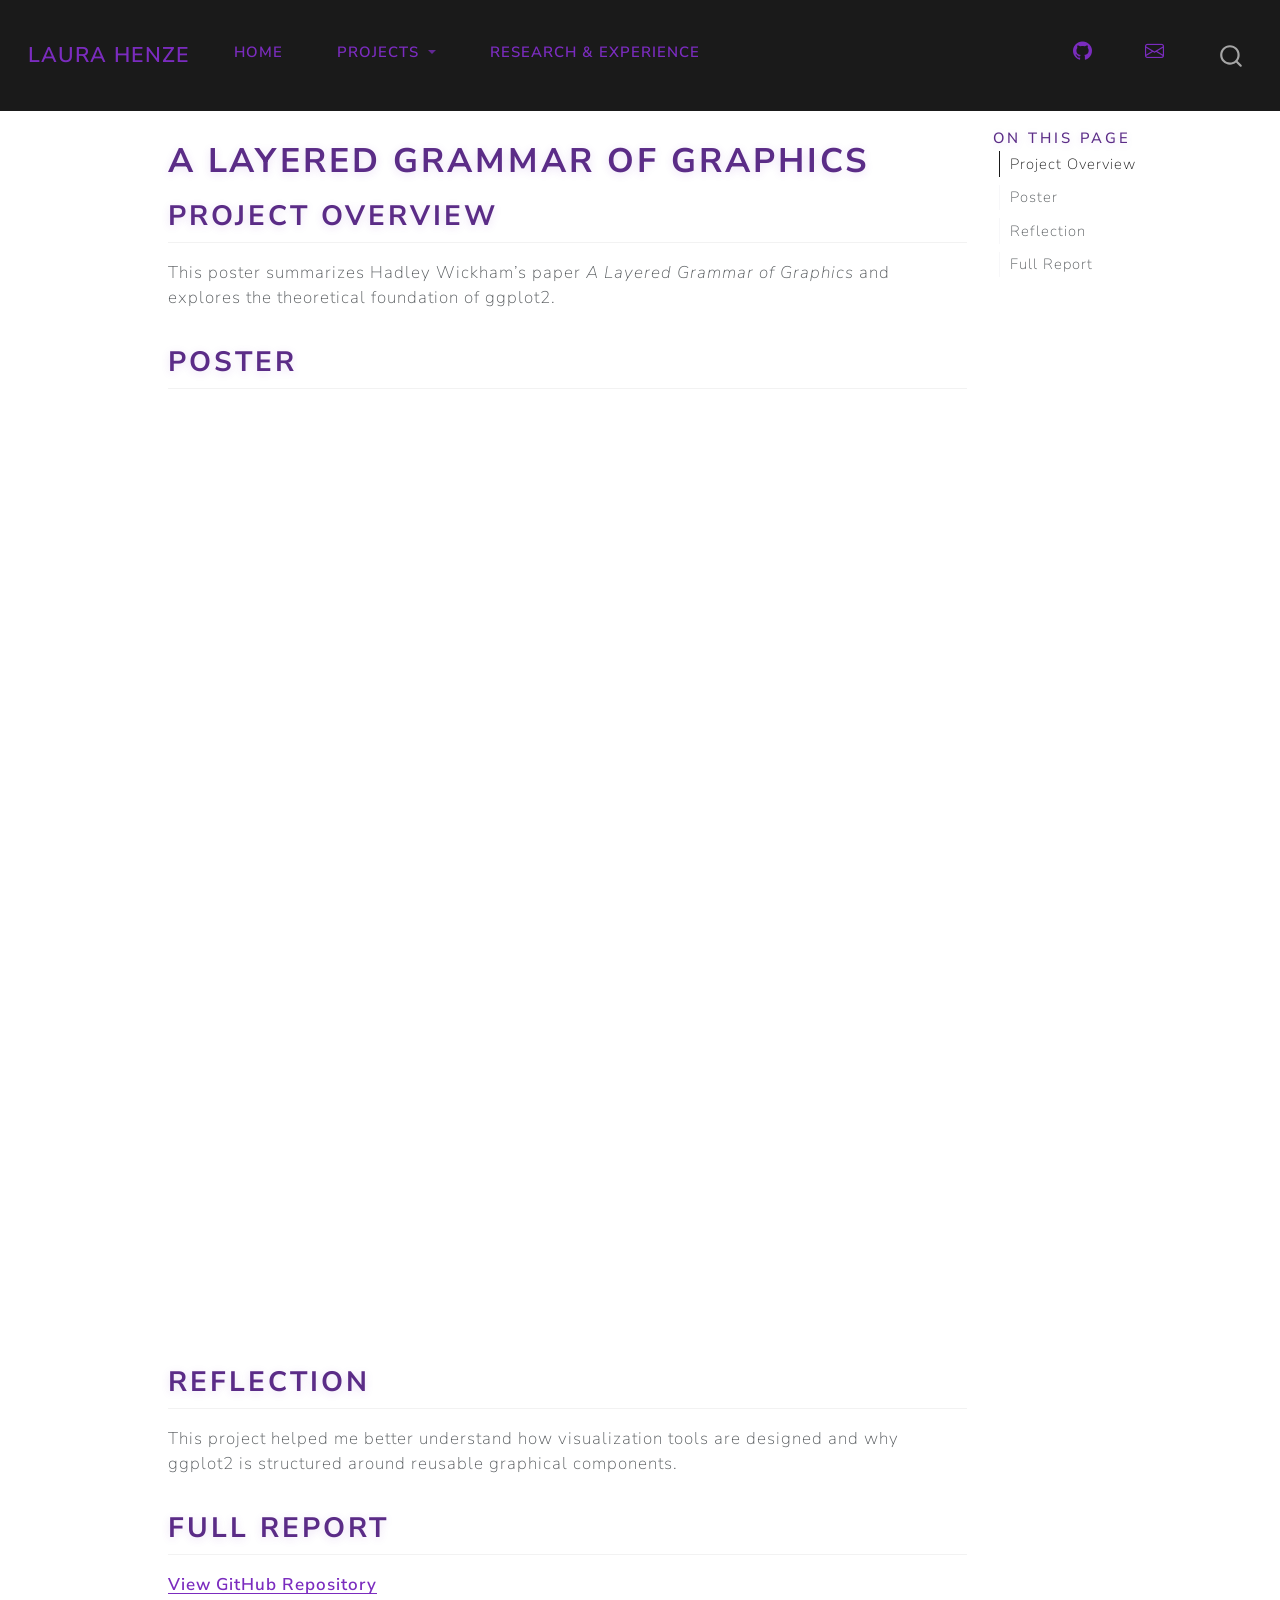
<file: docs/projects/poster_project.html>
<!DOCTYPE html>
<html xmlns="http://www.w3.org/1999/xhtml" lang="en" xml:lang="en"><head>

<meta charset="utf-8">
<meta name="generator" content="quarto-1.8.27">

<meta name="viewport" content="width=device-width, initial-scale=1.0, user-scalable=yes">


<title>A Layered Grammar of Graphics – Laura Henze</title>
<style>
code{white-space: pre-wrap;}
span.smallcaps{font-variant: small-caps;}
div.columns{display: flex; gap: min(4vw, 1.5em);}
div.column{flex: auto; overflow-x: auto;}
div.hanging-indent{margin-left: 1.5em; text-indent: -1.5em;}
ul.task-list{list-style: none;}
ul.task-list li input[type="checkbox"] {
  width: 0.8em;
  margin: 0 0.8em 0.2em -1em; /* quarto-specific, see https://github.com/quarto-dev/quarto-cli/issues/4556 */ 
  vertical-align: middle;
}
</style>


<script src="../site_libs/quarto-nav/quarto-nav.js"></script>
<script src="../site_libs/quarto-nav/headroom.min.js"></script>
<script src="../site_libs/clipboard/clipboard.min.js"></script>
<script src="../site_libs/quarto-search/autocomplete.umd.js"></script>
<script src="../site_libs/quarto-search/fuse.min.js"></script>
<script src="../site_libs/quarto-search/quarto-search.js"></script>
<meta name="quarto:offset" content="../">
<script src="../site_libs/quarto-html/quarto.js" type="module"></script>
<script src="../site_libs/quarto-html/tabsets/tabsets.js" type="module"></script>
<script src="../site_libs/quarto-html/axe/axe-check.js" type="module"></script>
<script src="../site_libs/quarto-html/popper.min.js"></script>
<script src="../site_libs/quarto-html/tippy.umd.min.js"></script>
<script src="../site_libs/quarto-html/anchor.min.js"></script>
<link href="../site_libs/quarto-html/tippy.css" rel="stylesheet">
<link href="../site_libs/quarto-html/quarto-syntax-highlighting-ed96de9b727972fe78a7b5d16c58bf87.css" rel="stylesheet" id="quarto-text-highlighting-styles">
<script src="../site_libs/bootstrap/bootstrap.min.js"></script>
<link href="../site_libs/bootstrap/bootstrap-icons.css" rel="stylesheet">
<link href="../site_libs/bootstrap/bootstrap-ecc2c41da66b8dbb0d339e6754a59479.min.css" rel="stylesheet" append-hash="true" id="quarto-bootstrap" data-mode="light">
<script id="quarto-search-options" type="application/json">{
  "location": "navbar",
  "copy-button": false,
  "collapse-after": 3,
  "panel-placement": "end",
  "type": "overlay",
  "limit": 50,
  "keyboard-shortcut": [
    "f",
    "/",
    "s"
  ],
  "show-item-context": false,
  "language": {
    "search-no-results-text": "No results",
    "search-matching-documents-text": "matching documents",
    "search-copy-link-title": "Copy link to search",
    "search-hide-matches-text": "Hide additional matches",
    "search-more-match-text": "more match in this document",
    "search-more-matches-text": "more matches in this document",
    "search-clear-button-title": "Clear",
    "search-text-placeholder": "",
    "search-detached-cancel-button-title": "Cancel",
    "search-submit-button-title": "Submit",
    "search-label": "Search"
  }
}</script>


<link rel="stylesheet" href="../styles.css">
</head>

<body class="nav-fixed quarto-light">

<div id="quarto-search-results"></div>
  <header id="quarto-header" class="headroom fixed-top">
    <nav class="navbar navbar-expand-lg " data-bs-theme="dark">
      <div class="navbar-container container-fluid">
      <div class="navbar-brand-container mx-auto">
    <a class="navbar-brand" href="../index.html">
    <span class="navbar-title">Laura Henze</span>
    </a>
  </div>
            <div id="quarto-search" class="" title="Search"></div>
          <button class="navbar-toggler" type="button" data-bs-toggle="collapse" data-bs-target="#navbarCollapse" aria-controls="navbarCollapse" role="menu" aria-expanded="false" aria-label="Toggle navigation" onclick="if (window.quartoToggleHeadroom) { window.quartoToggleHeadroom(); }">
  <span class="navbar-toggler-icon"></span>
</button>
          <div class="collapse navbar-collapse" id="navbarCollapse">
            <ul class="navbar-nav navbar-nav-scroll me-auto">
  <li class="nav-item">
    <a class="nav-link" href="../index.html"> 
<span class="menu-text">Home</span></a>
  </li>  
  <li class="nav-item dropdown ">
    <a class="nav-link dropdown-toggle" href="#" id="nav-menu-projects" role="link" data-bs-toggle="dropdown" aria-expanded="false">
 <span class="menu-text">Projects</span>
    </a>
    <ul class="dropdown-menu" aria-labelledby="nav-menu-projects">    
        <li>
    <a class="dropdown-item" href="../projects.html">
 <span class="dropdown-text">All Projects</span></a>
  </li>  
        <li>
    <a class="dropdown-item" href="../projects/sql_project.html">
 <span class="dropdown-text">SQL Project</span></a>
  </li>  
        <li>
    <a class="dropdown-item" href="../projects/text_analysis.html">
 <span class="dropdown-text">Text Analysis Project</span></a>
  </li>  
        <li>
    <a class="dropdown-item" href="../projects/pristineR.html">
 <span class="dropdown-text">pristineR Package</span></a>
  </li>  
        <li>
    <a class="dropdown-item" href="../projects/poster_project.html">
 <span class="dropdown-text">Poster Project</span></a>
  </li>  
        <li>
    <a class="dropdown-item" href="../projects/research.html">
 <span class="dropdown-text">Additional Project</span></a>
  </li>  
    </ul>
  </li>
  <li class="nav-item">
    <a class="nav-link" href="../experience.html"> 
<span class="menu-text">Research &amp; Experience</span></a>
  </li>  
</ul>
            <ul class="navbar-nav navbar-nav-scroll ms-auto">
  <li class="nav-item compact">
    <a class="nav-link" href="https://github.com/Laura-Henze/Laura-Henze.github.io"> <i class="bi bi-github" role="img">
</i> 
<span class="menu-text"></span></a>
  </li>  
  <li class="nav-item compact">
    <a class="nav-link" href="mailto:henzel@lawrence.edu"> <i class="bi bi-envelope" role="img">
</i> 
<span class="menu-text"></span></a>
  </li>  
</ul>
          </div> <!-- /navcollapse -->
            <div class="quarto-navbar-tools">
</div>
      </div> <!-- /container-fluid -->
    </nav>
</header>
<!-- content -->
<div id="quarto-content" class="quarto-container page-columns page-rows-contents page-layout-article page-navbar">
<!-- sidebar -->
<!-- margin-sidebar -->
    <div id="quarto-margin-sidebar" class="sidebar margin-sidebar">
        <nav id="TOC" role="doc-toc" class="toc-active">
    <h2 id="toc-title">On this page</h2>
   
  <ul>
  <li><a href="#project-overview" id="toc-project-overview" class="nav-link active" data-scroll-target="#project-overview">Project Overview</a></li>
  <li><a href="#poster" id="toc-poster" class="nav-link" data-scroll-target="#poster">Poster</a></li>
  <li><a href="#reflection" id="toc-reflection" class="nav-link" data-scroll-target="#reflection">Reflection</a></li>
  <li><a href="#full-report" id="toc-full-report" class="nav-link" data-scroll-target="#full-report">Full Report</a></li>
  </ul>
</nav>
    </div>
<!-- main -->
<main class="content" id="quarto-document-content">

<header id="title-block-header" class="quarto-title-block default">
<div class="quarto-title">
<h1 class="title">A Layered Grammar of Graphics</h1>
</div>



<div class="quarto-title-meta">

    
  
    
  </div>
  


</header>


<section id="project-overview" class="level2">
<h2 class="anchored" data-anchor-id="project-overview">Project Overview</h2>
<p>This poster summarizes Hadley Wickham’s paper <em>A Layered Grammar of Graphics</em> and explores the theoretical foundation of ggplot2.</p>
</section>
<section id="poster" class="level2">
<h2 class="anchored" data-anchor-id="poster">Poster</h2>
<iframe src="poster.pdf" width="100%" height="900">
</iframe>
</section>
<section id="reflection" class="level2">
<h2 class="anchored" data-anchor-id="reflection">Reflection</h2>
<p>This project helped me better understand how visualization tools are designed and why ggplot2 is structured around reusable graphical components.</p>
</section>
<section id="full-report" class="level2">
<h2 class="anchored" data-anchor-id="full-report">Full Report</h2>
<p><a href="https://github.com/ADC-405-S26/Project_5_PaperPoster_Team_4">View GitHub Repository</a></p>


</section>

</main> <!-- /main -->
<script id="quarto-html-after-body" type="application/javascript">
  window.document.addEventListener("DOMContentLoaded", function (event) {
    const icon = "";
    const anchorJS = new window.AnchorJS();
    anchorJS.options = {
      placement: 'right',
      icon: icon
    };
    anchorJS.add('.anchored');
    const isCodeAnnotation = (el) => {
      for (const clz of el.classList) {
        if (clz.startsWith('code-annotation-')) {                     
          return true;
        }
      }
      return false;
    }
    const onCopySuccess = function(e) {
      // button target
      const button = e.trigger;
      // don't keep focus
      button.blur();
      // flash "checked"
      button.classList.add('code-copy-button-checked');
      var currentTitle = button.getAttribute("title");
      button.setAttribute("title", "Copied!");
      let tooltip;
      if (window.bootstrap) {
        button.setAttribute("data-bs-toggle", "tooltip");
        button.setAttribute("data-bs-placement", "left");
        button.setAttribute("data-bs-title", "Copied!");
        tooltip = new bootstrap.Tooltip(button, 
          { trigger: "manual", 
            customClass: "code-copy-button-tooltip",
            offset: [0, -8]});
        tooltip.show();    
      }
      setTimeout(function() {
        if (tooltip) {
          tooltip.hide();
          button.removeAttribute("data-bs-title");
          button.removeAttribute("data-bs-toggle");
          button.removeAttribute("data-bs-placement");
        }
        button.setAttribute("title", currentTitle);
        button.classList.remove('code-copy-button-checked');
      }, 1000);
      // clear code selection
      e.clearSelection();
    }
    const getTextToCopy = function(trigger) {
      const outerScaffold = trigger.parentElement.cloneNode(true);
      const codeEl = outerScaffold.querySelector('code');
      for (const childEl of codeEl.children) {
        if (isCodeAnnotation(childEl)) {
          childEl.remove();
        }
      }
      return codeEl.innerText;
    }
    const clipboard = new window.ClipboardJS('.code-copy-button:not([data-in-quarto-modal])', {
      text: getTextToCopy
    });
    clipboard.on('success', onCopySuccess);
    if (window.document.getElementById('quarto-embedded-source-code-modal')) {
      const clipboardModal = new window.ClipboardJS('.code-copy-button[data-in-quarto-modal]', {
        text: getTextToCopy,
        container: window.document.getElementById('quarto-embedded-source-code-modal')
      });
      clipboardModal.on('success', onCopySuccess);
    }
      var localhostRegex = new RegExp(/^(?:http|https):\/\/localhost\:?[0-9]*\//);
      var mailtoRegex = new RegExp(/^mailto:/);
        var filterRegex = new RegExp('/' + window.location.host + '/');
      var isInternal = (href) => {
          return filterRegex.test(href) || localhostRegex.test(href) || mailtoRegex.test(href);
      }
      // Inspect non-navigation links and adorn them if external
     var links = window.document.querySelectorAll('a[href]:not(.nav-link):not(.navbar-brand):not(.toc-action):not(.sidebar-link):not(.sidebar-item-toggle):not(.pagination-link):not(.no-external):not([aria-hidden]):not(.dropdown-item):not(.quarto-navigation-tool):not(.about-link)');
      for (var i=0; i<links.length; i++) {
        const link = links[i];
        if (!isInternal(link.href)) {
          // undo the damage that might have been done by quarto-nav.js in the case of
          // links that we want to consider external
          if (link.dataset.originalHref !== undefined) {
            link.href = link.dataset.originalHref;
          }
        }
      }
    function tippyHover(el, contentFn, onTriggerFn, onUntriggerFn) {
      const config = {
        allowHTML: true,
        maxWidth: 500,
        delay: 100,
        arrow: false,
        appendTo: function(el) {
            return el.parentElement;
        },
        interactive: true,
        interactiveBorder: 10,
        theme: 'quarto',
        placement: 'bottom-start',
      };
      if (contentFn) {
        config.content = contentFn;
      }
      if (onTriggerFn) {
        config.onTrigger = onTriggerFn;
      }
      if (onUntriggerFn) {
        config.onUntrigger = onUntriggerFn;
      }
      window.tippy(el, config); 
    }
    const noterefs = window.document.querySelectorAll('a[role="doc-noteref"]');
    for (var i=0; i<noterefs.length; i++) {
      const ref = noterefs[i];
      tippyHover(ref, function() {
        // use id or data attribute instead here
        let href = ref.getAttribute('data-footnote-href') || ref.getAttribute('href');
        try { href = new URL(href).hash; } catch {}
        const id = href.replace(/^#\/?/, "");
        const note = window.document.getElementById(id);
        if (note) {
          return note.innerHTML;
        } else {
          return "";
        }
      });
    }
    const xrefs = window.document.querySelectorAll('a.quarto-xref');
    const processXRef = (id, note) => {
      // Strip column container classes
      const stripColumnClz = (el) => {
        el.classList.remove("page-full", "page-columns");
        if (el.children) {
          for (const child of el.children) {
            stripColumnClz(child);
          }
        }
      }
      stripColumnClz(note)
      if (id === null || id.startsWith('sec-')) {
        // Special case sections, only their first couple elements
        const container = document.createElement("div");
        if (note.children && note.children.length > 2) {
          container.appendChild(note.children[0].cloneNode(true));
          for (let i = 1; i < note.children.length; i++) {
            const child = note.children[i];
            if (child.tagName === "P" && child.innerText === "") {
              continue;
            } else {
              container.appendChild(child.cloneNode(true));
              break;
            }
          }
          if (window.Quarto?.typesetMath) {
            window.Quarto.typesetMath(container);
          }
          return container.innerHTML
        } else {
          if (window.Quarto?.typesetMath) {
            window.Quarto.typesetMath(note);
          }
          return note.innerHTML;
        }
      } else {
        // Remove any anchor links if they are present
        const anchorLink = note.querySelector('a.anchorjs-link');
        if (anchorLink) {
          anchorLink.remove();
        }
        if (window.Quarto?.typesetMath) {
          window.Quarto.typesetMath(note);
        }
        if (note.classList.contains("callout")) {
          return note.outerHTML;
        } else {
          return note.innerHTML;
        }
      }
    }
    for (var i=0; i<xrefs.length; i++) {
      const xref = xrefs[i];
      tippyHover(xref, undefined, function(instance) {
        instance.disable();
        let url = xref.getAttribute('href');
        let hash = undefined; 
        if (url.startsWith('#')) {
          hash = url;
        } else {
          try { hash = new URL(url).hash; } catch {}
        }
        if (hash) {
          const id = hash.replace(/^#\/?/, "");
          const note = window.document.getElementById(id);
          if (note !== null) {
            try {
              const html = processXRef(id, note.cloneNode(true));
              instance.setContent(html);
            } finally {
              instance.enable();
              instance.show();
            }
          } else {
            // See if we can fetch this
            fetch(url.split('#')[0])
            .then(res => res.text())
            .then(html => {
              const parser = new DOMParser();
              const htmlDoc = parser.parseFromString(html, "text/html");
              const note = htmlDoc.getElementById(id);
              if (note !== null) {
                const html = processXRef(id, note);
                instance.setContent(html);
              } 
            }).finally(() => {
              instance.enable();
              instance.show();
            });
          }
        } else {
          // See if we can fetch a full url (with no hash to target)
          // This is a special case and we should probably do some content thinning / targeting
          fetch(url)
          .then(res => res.text())
          .then(html => {
            const parser = new DOMParser();
            const htmlDoc = parser.parseFromString(html, "text/html");
            const note = htmlDoc.querySelector('main.content');
            if (note !== null) {
              // This should only happen for chapter cross references
              // (since there is no id in the URL)
              // remove the first header
              if (note.children.length > 0 && note.children[0].tagName === "HEADER") {
                note.children[0].remove();
              }
              const html = processXRef(null, note);
              instance.setContent(html);
            } 
          }).finally(() => {
            instance.enable();
            instance.show();
          });
        }
      }, function(instance) {
      });
    }
        let selectedAnnoteEl;
        const selectorForAnnotation = ( cell, annotation) => {
          let cellAttr = 'data-code-cell="' + cell + '"';
          let lineAttr = 'data-code-annotation="' +  annotation + '"';
          const selector = 'span[' + cellAttr + '][' + lineAttr + ']';
          return selector;
        }
        const selectCodeLines = (annoteEl) => {
          const doc = window.document;
          const targetCell = annoteEl.getAttribute("data-target-cell");
          const targetAnnotation = annoteEl.getAttribute("data-target-annotation");
          const annoteSpan = window.document.querySelector(selectorForAnnotation(targetCell, targetAnnotation));
          const lines = annoteSpan.getAttribute("data-code-lines").split(",");
          const lineIds = lines.map((line) => {
            return targetCell + "-" + line;
          })
          let top = null;
          let height = null;
          let parent = null;
          if (lineIds.length > 0) {
              //compute the position of the single el (top and bottom and make a div)
              const el = window.document.getElementById(lineIds[0]);
              top = el.offsetTop;
              height = el.offsetHeight;
              parent = el.parentElement.parentElement;
            if (lineIds.length > 1) {
              const lastEl = window.document.getElementById(lineIds[lineIds.length - 1]);
              const bottom = lastEl.offsetTop + lastEl.offsetHeight;
              height = bottom - top;
            }
            if (top !== null && height !== null && parent !== null) {
              // cook up a div (if necessary) and position it 
              let div = window.document.getElementById("code-annotation-line-highlight");
              if (div === null) {
                div = window.document.createElement("div");
                div.setAttribute("id", "code-annotation-line-highlight");
                div.style.position = 'absolute';
                parent.appendChild(div);
              }
              div.style.top = top - 2 + "px";
              div.style.height = height + 4 + "px";
              div.style.left = 0;
              let gutterDiv = window.document.getElementById("code-annotation-line-highlight-gutter");
              if (gutterDiv === null) {
                gutterDiv = window.document.createElement("div");
                gutterDiv.setAttribute("id", "code-annotation-line-highlight-gutter");
                gutterDiv.style.position = 'absolute';
                const codeCell = window.document.getElementById(targetCell);
                const gutter = codeCell.querySelector('.code-annotation-gutter');
                gutter.appendChild(gutterDiv);
              }
              gutterDiv.style.top = top - 2 + "px";
              gutterDiv.style.height = height + 4 + "px";
            }
            selectedAnnoteEl = annoteEl;
          }
        };
        const unselectCodeLines = () => {
          const elementsIds = ["code-annotation-line-highlight", "code-annotation-line-highlight-gutter"];
          elementsIds.forEach((elId) => {
            const div = window.document.getElementById(elId);
            if (div) {
              div.remove();
            }
          });
          selectedAnnoteEl = undefined;
        };
          // Handle positioning of the toggle
      window.addEventListener(
        "resize",
        throttle(() => {
          elRect = undefined;
          if (selectedAnnoteEl) {
            selectCodeLines(selectedAnnoteEl);
          }
        }, 10)
      );
      function throttle(fn, ms) {
      let throttle = false;
      let timer;
        return (...args) => {
          if(!throttle) { // first call gets through
              fn.apply(this, args);
              throttle = true;
          } else { // all the others get throttled
              if(timer) clearTimeout(timer); // cancel #2
              timer = setTimeout(() => {
                fn.apply(this, args);
                timer = throttle = false;
              }, ms);
          }
        };
      }
        // Attach click handler to the DT
        const annoteDls = window.document.querySelectorAll('dt[data-target-cell]');
        for (const annoteDlNode of annoteDls) {
          annoteDlNode.addEventListener('click', (event) => {
            const clickedEl = event.target;
            if (clickedEl !== selectedAnnoteEl) {
              unselectCodeLines();
              const activeEl = window.document.querySelector('dt[data-target-cell].code-annotation-active');
              if (activeEl) {
                activeEl.classList.remove('code-annotation-active');
              }
              selectCodeLines(clickedEl);
              clickedEl.classList.add('code-annotation-active');
            } else {
              // Unselect the line
              unselectCodeLines();
              clickedEl.classList.remove('code-annotation-active');
            }
          });
        }
    const findCites = (el) => {
      const parentEl = el.parentElement;
      if (parentEl) {
        const cites = parentEl.dataset.cites;
        if (cites) {
          return {
            el,
            cites: cites.split(' ')
          };
        } else {
          return findCites(el.parentElement)
        }
      } else {
        return undefined;
      }
    };
    var bibliorefs = window.document.querySelectorAll('a[role="doc-biblioref"]');
    for (var i=0; i<bibliorefs.length; i++) {
      const ref = bibliorefs[i];
      const citeInfo = findCites(ref);
      if (citeInfo) {
        tippyHover(citeInfo.el, function() {
          var popup = window.document.createElement('div');
          citeInfo.cites.forEach(function(cite) {
            var citeDiv = window.document.createElement('div');
            citeDiv.classList.add('hanging-indent');
            citeDiv.classList.add('csl-entry');
            var biblioDiv = window.document.getElementById('ref-' + cite);
            if (biblioDiv) {
              citeDiv.innerHTML = biblioDiv.innerHTML;
            }
            popup.appendChild(citeDiv);
          });
          return popup.innerHTML;
        });
      }
    }
  });
  </script>
</div> <!-- /content -->




</body></html>
</file>
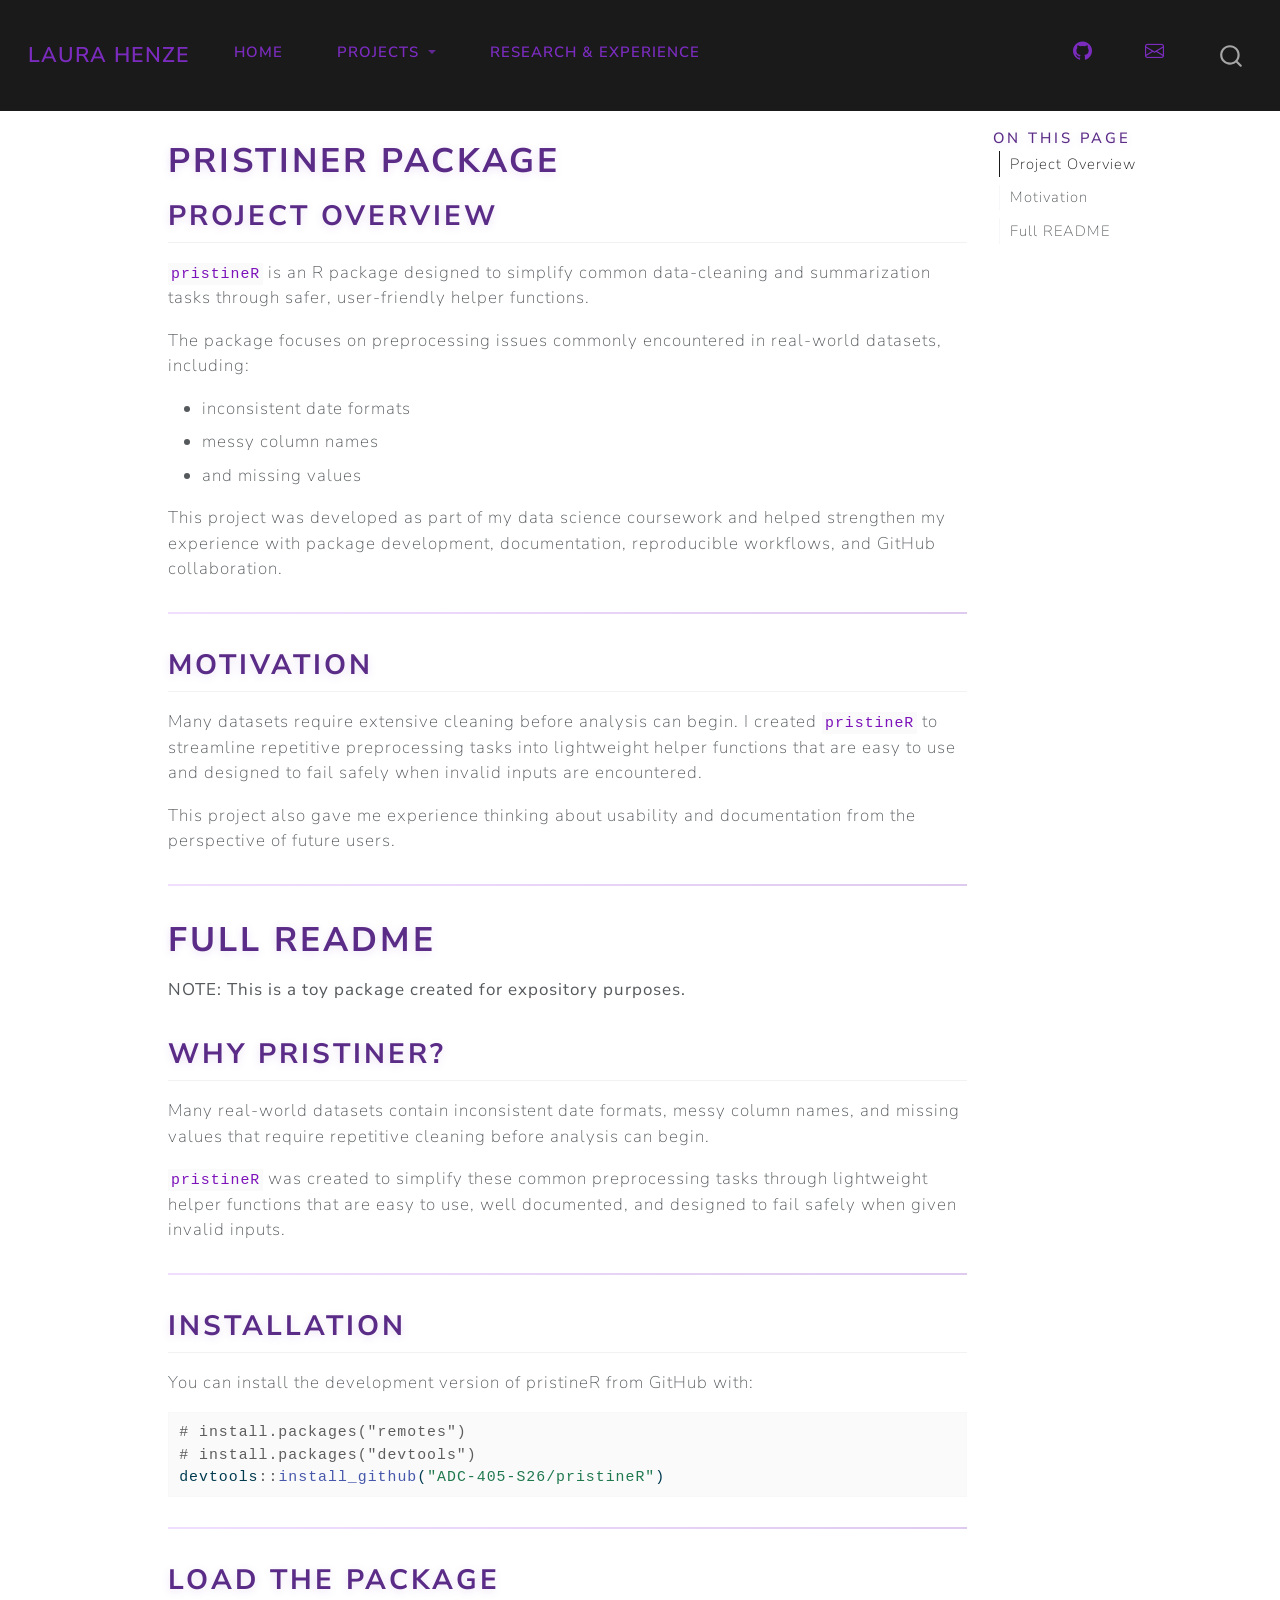
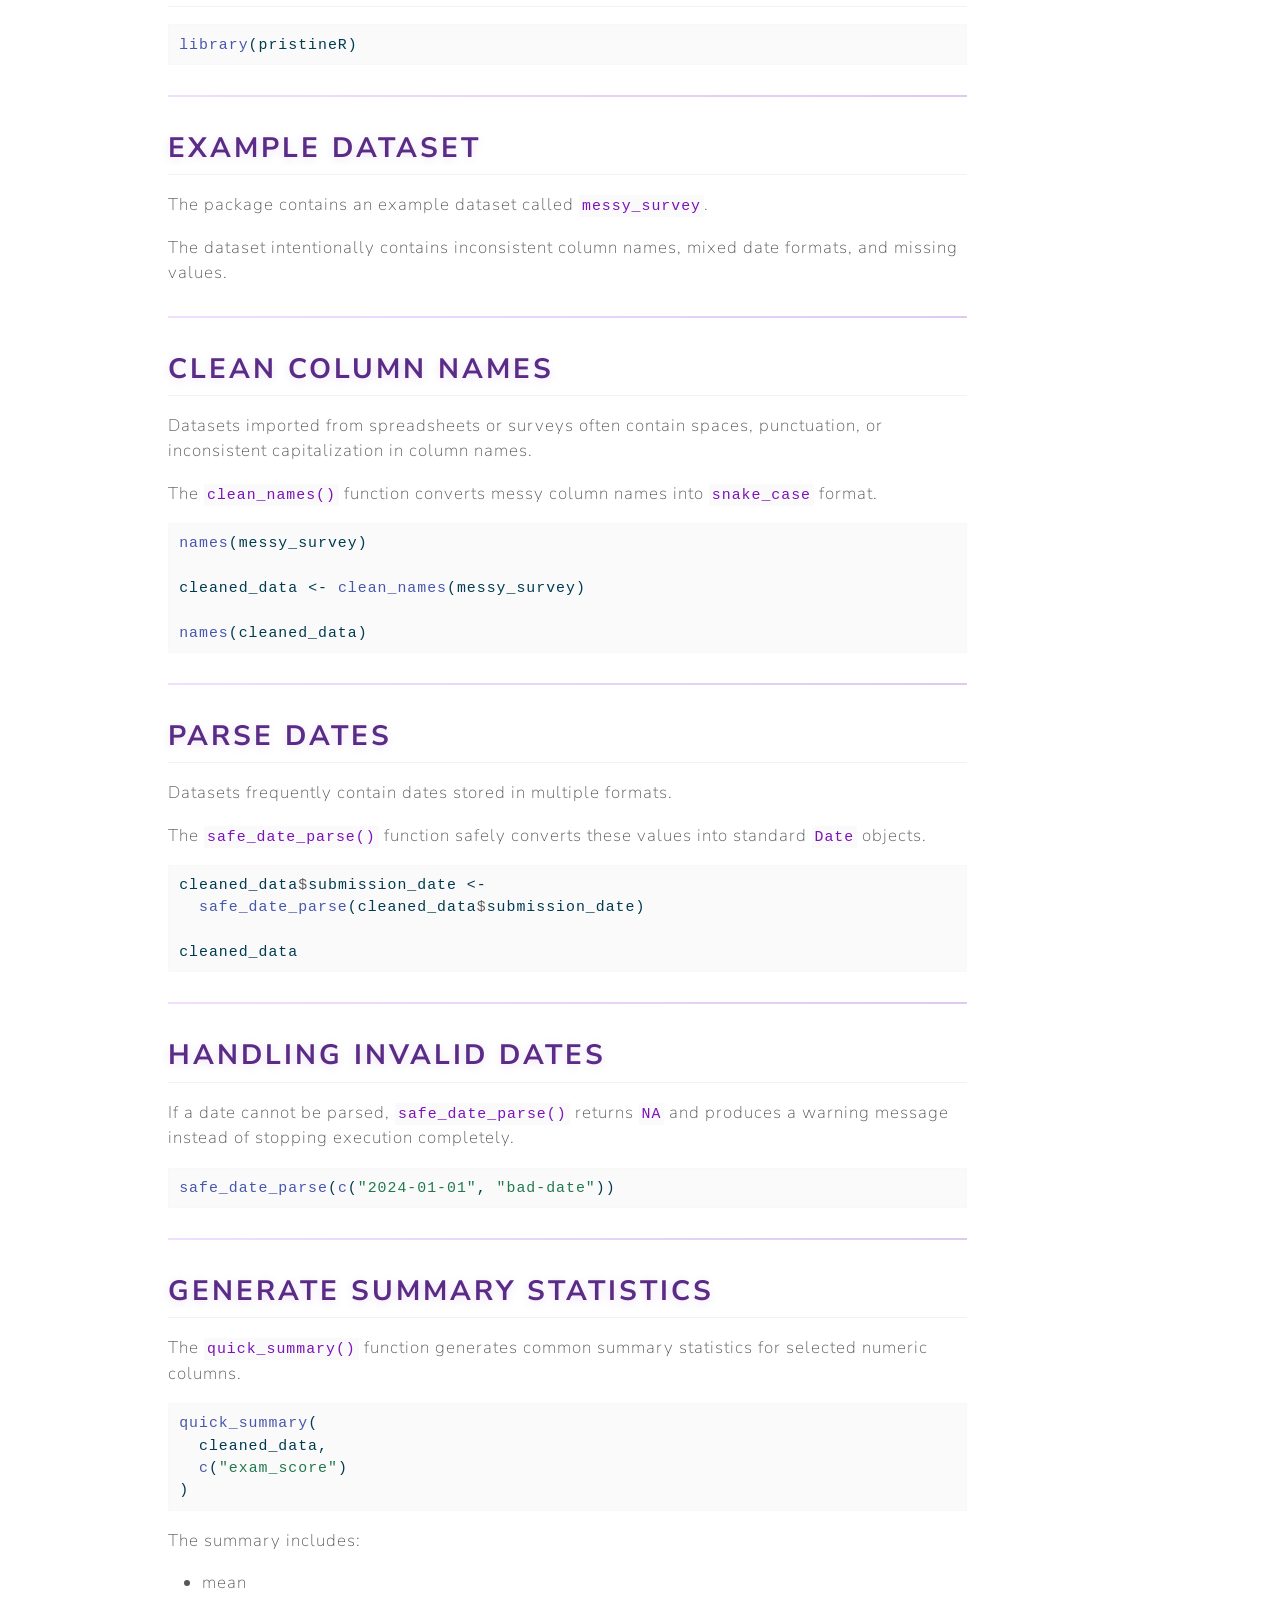
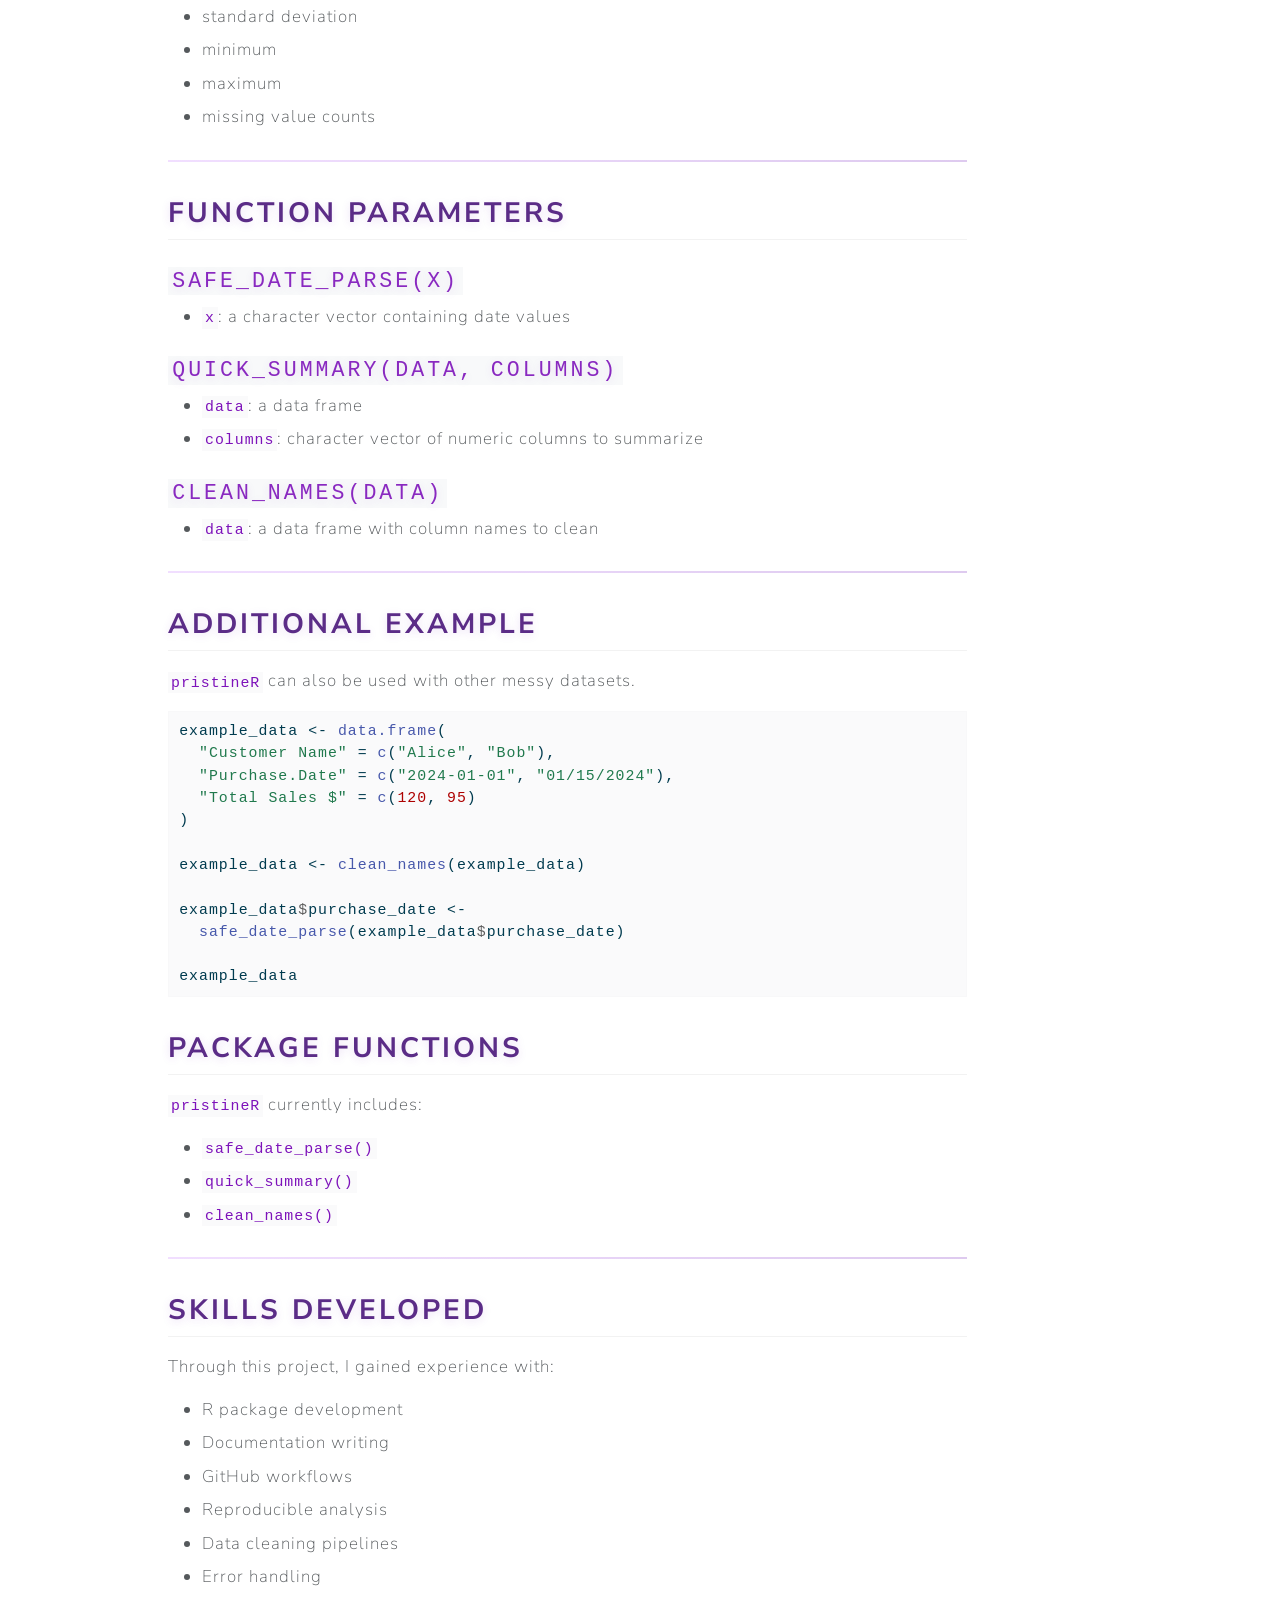
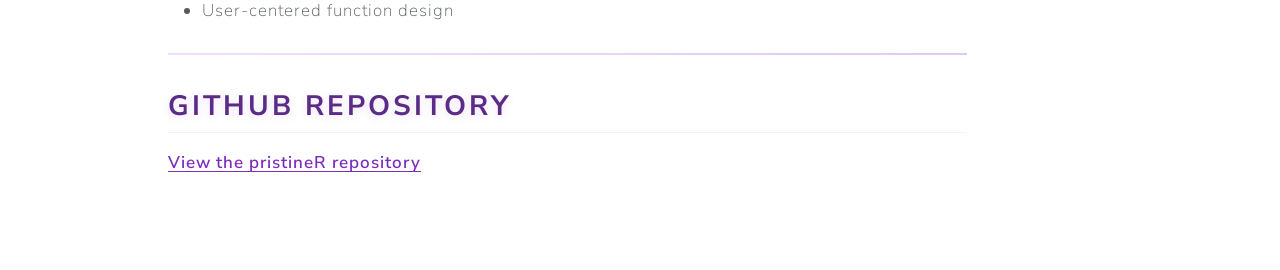
<file: docs/projects/pristineR.html>
<!DOCTYPE html>
<html xmlns="http://www.w3.org/1999/xhtml" lang="en" xml:lang="en"><head>

<meta charset="utf-8">
<meta name="generator" content="quarto-1.8.27">

<meta name="viewport" content="width=device-width, initial-scale=1.0, user-scalable=yes">


<title>pristineR Package – Laura Henze</title>
<style>
code{white-space: pre-wrap;}
span.smallcaps{font-variant: small-caps;}
div.columns{display: flex; gap: min(4vw, 1.5em);}
div.column{flex: auto; overflow-x: auto;}
div.hanging-indent{margin-left: 1.5em; text-indent: -1.5em;}
ul.task-list{list-style: none;}
ul.task-list li input[type="checkbox"] {
  width: 0.8em;
  margin: 0 0.8em 0.2em -1em; /* quarto-specific, see https://github.com/quarto-dev/quarto-cli/issues/4556 */ 
  vertical-align: middle;
}
/* CSS for syntax highlighting */
html { -webkit-text-size-adjust: 100%; }
pre > code.sourceCode { white-space: pre; position: relative; }
pre > code.sourceCode > span { display: inline-block; line-height: 1.25; }
pre > code.sourceCode > span:empty { height: 1.2em; }
.sourceCode { overflow: visible; }
code.sourceCode > span { color: inherit; text-decoration: inherit; }
div.sourceCode { margin: 1em 0; }
pre.sourceCode { margin: 0; }
@media screen {
div.sourceCode { overflow: auto; }
}
@media print {
pre > code.sourceCode { white-space: pre-wrap; }
pre > code.sourceCode > span { text-indent: -5em; padding-left: 5em; }
}
pre.numberSource code
  { counter-reset: source-line 0; }
pre.numberSource code > span
  { position: relative; left: -4em; counter-increment: source-line; }
pre.numberSource code > span > a:first-child::before
  { content: counter(source-line);
    position: relative; left: -1em; text-align: right; vertical-align: baseline;
    border: none; display: inline-block;
    -webkit-touch-callout: none; -webkit-user-select: none;
    -khtml-user-select: none; -moz-user-select: none;
    -ms-user-select: none; user-select: none;
    padding: 0 4px; width: 4em;
  }
pre.numberSource { margin-left: 3em;  padding-left: 4px; }
div.sourceCode
  {   }
@media screen {
pre > code.sourceCode > span > a:first-child::before { text-decoration: underline; }
}
</style>


<script src="../site_libs/quarto-nav/quarto-nav.js"></script>
<script src="../site_libs/quarto-nav/headroom.min.js"></script>
<script src="../site_libs/clipboard/clipboard.min.js"></script>
<script src="../site_libs/quarto-search/autocomplete.umd.js"></script>
<script src="../site_libs/quarto-search/fuse.min.js"></script>
<script src="../site_libs/quarto-search/quarto-search.js"></script>
<meta name="quarto:offset" content="../">
<script src="../site_libs/quarto-html/quarto.js" type="module"></script>
<script src="../site_libs/quarto-html/tabsets/tabsets.js" type="module"></script>
<script src="../site_libs/quarto-html/axe/axe-check.js" type="module"></script>
<script src="../site_libs/quarto-html/popper.min.js"></script>
<script src="../site_libs/quarto-html/tippy.umd.min.js"></script>
<script src="../site_libs/quarto-html/anchor.min.js"></script>
<link href="../site_libs/quarto-html/tippy.css" rel="stylesheet">
<link href="../site_libs/quarto-html/quarto-syntax-highlighting-ed96de9b727972fe78a7b5d16c58bf87.css" rel="stylesheet" id="quarto-text-highlighting-styles">
<script src="../site_libs/bootstrap/bootstrap.min.js"></script>
<link href="../site_libs/bootstrap/bootstrap-icons.css" rel="stylesheet">
<link href="../site_libs/bootstrap/bootstrap-ecc2c41da66b8dbb0d339e6754a59479.min.css" rel="stylesheet" append-hash="true" id="quarto-bootstrap" data-mode="light">
<script id="quarto-search-options" type="application/json">{
  "location": "navbar",
  "copy-button": false,
  "collapse-after": 3,
  "panel-placement": "end",
  "type": "overlay",
  "limit": 50,
  "keyboard-shortcut": [
    "f",
    "/",
    "s"
  ],
  "show-item-context": false,
  "language": {
    "search-no-results-text": "No results",
    "search-matching-documents-text": "matching documents",
    "search-copy-link-title": "Copy link to search",
    "search-hide-matches-text": "Hide additional matches",
    "search-more-match-text": "more match in this document",
    "search-more-matches-text": "more matches in this document",
    "search-clear-button-title": "Clear",
    "search-text-placeholder": "",
    "search-detached-cancel-button-title": "Cancel",
    "search-submit-button-title": "Submit",
    "search-label": "Search"
  }
}</script>


<link rel="stylesheet" href="../styles.css">
</head>

<body class="nav-fixed quarto-light">

<div id="quarto-search-results"></div>
  <header id="quarto-header" class="headroom fixed-top">
    <nav class="navbar navbar-expand-lg " data-bs-theme="dark">
      <div class="navbar-container container-fluid">
      <div class="navbar-brand-container mx-auto">
    <a class="navbar-brand" href="../index.html">
    <span class="navbar-title">Laura Henze</span>
    </a>
  </div>
            <div id="quarto-search" class="" title="Search"></div>
          <button class="navbar-toggler" type="button" data-bs-toggle="collapse" data-bs-target="#navbarCollapse" aria-controls="navbarCollapse" role="menu" aria-expanded="false" aria-label="Toggle navigation" onclick="if (window.quartoToggleHeadroom) { window.quartoToggleHeadroom(); }">
  <span class="navbar-toggler-icon"></span>
</button>
          <div class="collapse navbar-collapse" id="navbarCollapse">
            <ul class="navbar-nav navbar-nav-scroll me-auto">
  <li class="nav-item">
    <a class="nav-link" href="../index.html"> 
<span class="menu-text">Home</span></a>
  </li>  
  <li class="nav-item dropdown ">
    <a class="nav-link dropdown-toggle" href="#" id="nav-menu-projects" role="link" data-bs-toggle="dropdown" aria-expanded="false">
 <span class="menu-text">Projects</span>
    </a>
    <ul class="dropdown-menu" aria-labelledby="nav-menu-projects">    
        <li>
    <a class="dropdown-item" href="../projects.html">
 <span class="dropdown-text">All Projects</span></a>
  </li>  
        <li>
    <a class="dropdown-item" href="../projects/sql_project.html">
 <span class="dropdown-text">SQL Project</span></a>
  </li>  
        <li>
    <a class="dropdown-item" href="../projects/text_analysis.html">
 <span class="dropdown-text">Text Analysis Project</span></a>
  </li>  
        <li>
    <a class="dropdown-item" href="../projects/pristineR.html">
 <span class="dropdown-text">pristineR Package</span></a>
  </li>  
        <li>
    <a class="dropdown-item" href="../projects/poster_project.html">
 <span class="dropdown-text">Poster Project</span></a>
  </li>  
        <li>
    <a class="dropdown-item" href="../projects/research.html">
 <span class="dropdown-text">Additional Project</span></a>
  </li>  
    </ul>
  </li>
  <li class="nav-item">
    <a class="nav-link" href="../experience.html"> 
<span class="menu-text">Research &amp; Experience</span></a>
  </li>  
</ul>
            <ul class="navbar-nav navbar-nav-scroll ms-auto">
  <li class="nav-item compact">
    <a class="nav-link" href="https://github.com/Laura-Henze/Laura-Henze.github.io"> <i class="bi bi-github" role="img">
</i> 
<span class="menu-text"></span></a>
  </li>  
  <li class="nav-item compact">
    <a class="nav-link" href="mailto:henzel@lawrence.edu"> <i class="bi bi-envelope" role="img">
</i> 
<span class="menu-text"></span></a>
  </li>  
</ul>
          </div> <!-- /navcollapse -->
            <div class="quarto-navbar-tools">
</div>
      </div> <!-- /container-fluid -->
    </nav>
</header>
<!-- content -->
<div id="quarto-content" class="quarto-container page-columns page-rows-contents page-layout-article page-navbar">
<!-- sidebar -->
<!-- margin-sidebar -->
    <div id="quarto-margin-sidebar" class="sidebar margin-sidebar">
        <nav id="TOC" role="doc-toc" class="toc-active">
    <h2 id="toc-title">On this page</h2>
   
  <ul>
  <li><a href="#project-overview" id="toc-project-overview" class="nav-link active" data-scroll-target="#project-overview">Project Overview</a></li>
  <li><a href="#motivation" id="toc-motivation" class="nav-link" data-scroll-target="#motivation">Motivation</a></li>
  <li><a href="#full-readme" id="toc-full-readme" class="nav-link" data-scroll-target="#full-readme">Full README</a>
  <ul class="collapse">
  <li><a href="#why-pristiner" id="toc-why-pristiner" class="nav-link" data-scroll-target="#why-pristiner">Why pristineR?</a></li>
  <li><a href="#installation" id="toc-installation" class="nav-link" data-scroll-target="#installation">Installation</a></li>
  <li><a href="#load-the-package" id="toc-load-the-package" class="nav-link" data-scroll-target="#load-the-package">Load the Package</a></li>
  <li><a href="#example-dataset" id="toc-example-dataset" class="nav-link" data-scroll-target="#example-dataset">Example Dataset</a></li>
  <li><a href="#clean-column-names" id="toc-clean-column-names" class="nav-link" data-scroll-target="#clean-column-names">Clean Column Names</a></li>
  <li><a href="#parse-dates" id="toc-parse-dates" class="nav-link" data-scroll-target="#parse-dates">Parse Dates</a></li>
  <li><a href="#handling-invalid-dates" id="toc-handling-invalid-dates" class="nav-link" data-scroll-target="#handling-invalid-dates">Handling Invalid Dates</a></li>
  <li><a href="#generate-summary-statistics" id="toc-generate-summary-statistics" class="nav-link" data-scroll-target="#generate-summary-statistics">Generate Summary Statistics</a></li>
  <li><a href="#function-parameters" id="toc-function-parameters" class="nav-link" data-scroll-target="#function-parameters">Function Parameters</a>
  <ul class="collapse">
  <li><a href="#safe_date_parsex" id="toc-safe_date_parsex" class="nav-link" data-scroll-target="#safe_date_parsex"><code>safe_date_parse(x)</code></a></li>
  <li><a href="#quick_summarydata-columns" id="toc-quick_summarydata-columns" class="nav-link" data-scroll-target="#quick_summarydata-columns"><code>quick_summary(data, columns)</code></a></li>
  <li><a href="#clean_namesdata" id="toc-clean_namesdata" class="nav-link" data-scroll-target="#clean_namesdata"><code>clean_names(data)</code></a></li>
  </ul></li>
  <li><a href="#additional-example" id="toc-additional-example" class="nav-link" data-scroll-target="#additional-example">Additional Example</a></li>
  <li><a href="#package-functions" id="toc-package-functions" class="nav-link" data-scroll-target="#package-functions">Package Functions</a></li>
  <li><a href="#skills-developed" id="toc-skills-developed" class="nav-link" data-scroll-target="#skills-developed">Skills Developed</a></li>
  <li><a href="#github-repository" id="toc-github-repository" class="nav-link" data-scroll-target="#github-repository">GitHub Repository</a></li>
  </ul></li>
  </ul>
</nav>
    </div>
<!-- main -->
<main class="content" id="quarto-document-content">

<header id="title-block-header" class="quarto-title-block default">
<div class="quarto-title">
<h1 class="title">pristineR Package</h1>
</div>



<div class="quarto-title-meta">

    
  
    
  </div>
  


</header>


<section id="project-overview" class="level2">
<h2 class="anchored" data-anchor-id="project-overview">Project Overview</h2>
<p><code>pristineR</code> is an R package designed to simplify common data-cleaning and summarization tasks through safer, user-friendly helper functions.</p>
<p>The package focuses on preprocessing issues commonly encountered in real-world datasets, including:</p>
<ul>
<li>inconsistent date formats</li>
<li>messy column names</li>
<li>and missing values</li>
</ul>
<p>This project was developed as part of my data science coursework and helped strengthen my experience with package development, documentation, reproducible workflows, and GitHub collaboration.</p>
<hr>
</section>
<section id="motivation" class="level2">
<h2 class="anchored" data-anchor-id="motivation">Motivation</h2>
<p>Many datasets require extensive cleaning before analysis can begin. I created <code>pristineR</code> to streamline repetitive preprocessing tasks into lightweight helper functions that are easy to use and designed to fail safely when invalid inputs are encountered.</p>
<p>This project also gave me experience thinking about usability and documentation from the perspective of future users.</p>
<hr>
</section>
<section id="full-readme" class="level1">
<h1>Full README</h1>
<p><strong>NOTE: This is a toy package created for expository purposes.</strong></p>
<section id="why-pristiner" class="level2">
<h2 class="anchored" data-anchor-id="why-pristiner">Why pristineR?</h2>
<p>Many real-world datasets contain inconsistent date formats, messy column names, and missing values that require repetitive cleaning before analysis can begin.</p>
<p><code>pristineR</code> was created to simplify these common preprocessing tasks through lightweight helper functions that are easy to use, well documented, and designed to fail safely when given invalid inputs.</p>
<hr>
</section>
<section id="installation" class="level2">
<h2 class="anchored" data-anchor-id="installation">Installation</h2>
<p>You can install the development version of pristineR from GitHub with:</p>
<div class="code-copy-outer-scaffold"><div class="sourceCode" id="cb1"><pre class="sourceCode r code-with-copy"><code class="sourceCode r"><span id="cb1-1"><a href="#cb1-1" aria-hidden="true" tabindex="-1"></a><span class="co"># install.packages("remotes")</span></span>
<span id="cb1-2"><a href="#cb1-2" aria-hidden="true" tabindex="-1"></a><span class="co"># install.packages("devtools")</span></span>
<span id="cb1-3"><a href="#cb1-3" aria-hidden="true" tabindex="-1"></a>devtools<span class="sc">::</span><span class="fu">install_github</span>(<span class="st">"ADC-405-S26/pristineR"</span>)</span></code></pre></div><button title="Copy to Clipboard" class="code-copy-button"><i class="bi"></i></button></div>
<hr>
</section>
<section id="load-the-package" class="level2">
<h2 class="anchored" data-anchor-id="load-the-package">Load the Package</h2>
<div class="code-copy-outer-scaffold"><div class="sourceCode" id="cb2"><pre class="sourceCode r code-with-copy"><code class="sourceCode r"><span id="cb2-1"><a href="#cb2-1" aria-hidden="true" tabindex="-1"></a><span class="fu">library</span>(pristineR)</span></code></pre></div><button title="Copy to Clipboard" class="code-copy-button"><i class="bi"></i></button></div>
<hr>
</section>
<section id="example-dataset" class="level2">
<h2 class="anchored" data-anchor-id="example-dataset">Example Dataset</h2>
<p>The package contains an example dataset called <code>messy_survey</code>.</p>
<p>The dataset intentionally contains inconsistent column names, mixed date formats, and missing values.</p>
<hr>
</section>
<section id="clean-column-names" class="level2">
<h2 class="anchored" data-anchor-id="clean-column-names">Clean Column Names</h2>
<p>Datasets imported from spreadsheets or surveys often contain spaces, punctuation, or inconsistent capitalization in column names.</p>
<p>The <code>clean_names()</code> function converts messy column names into <code>snake_case</code> format.</p>
<div class="code-copy-outer-scaffold"><div class="sourceCode" id="cb3"><pre class="sourceCode r code-with-copy"><code class="sourceCode r"><span id="cb3-1"><a href="#cb3-1" aria-hidden="true" tabindex="-1"></a><span class="fu">names</span>(messy_survey)</span>
<span id="cb3-2"><a href="#cb3-2" aria-hidden="true" tabindex="-1"></a></span>
<span id="cb3-3"><a href="#cb3-3" aria-hidden="true" tabindex="-1"></a>cleaned_data <span class="ot">&lt;-</span> <span class="fu">clean_names</span>(messy_survey)</span>
<span id="cb3-4"><a href="#cb3-4" aria-hidden="true" tabindex="-1"></a></span>
<span id="cb3-5"><a href="#cb3-5" aria-hidden="true" tabindex="-1"></a><span class="fu">names</span>(cleaned_data)</span></code></pre></div><button title="Copy to Clipboard" class="code-copy-button"><i class="bi"></i></button></div>
<hr>
</section>
<section id="parse-dates" class="level2">
<h2 class="anchored" data-anchor-id="parse-dates">Parse Dates</h2>
<p>Datasets frequently contain dates stored in multiple formats.</p>
<p>The <code>safe_date_parse()</code> function safely converts these values into standard <code>Date</code> objects.</p>
<div class="code-copy-outer-scaffold"><div class="sourceCode" id="cb4"><pre class="sourceCode r code-with-copy"><code class="sourceCode r"><span id="cb4-1"><a href="#cb4-1" aria-hidden="true" tabindex="-1"></a>cleaned_data<span class="sc">$</span>submission_date <span class="ot">&lt;-</span></span>
<span id="cb4-2"><a href="#cb4-2" aria-hidden="true" tabindex="-1"></a>  <span class="fu">safe_date_parse</span>(cleaned_data<span class="sc">$</span>submission_date)</span>
<span id="cb4-3"><a href="#cb4-3" aria-hidden="true" tabindex="-1"></a></span>
<span id="cb4-4"><a href="#cb4-4" aria-hidden="true" tabindex="-1"></a>cleaned_data</span></code></pre></div><button title="Copy to Clipboard" class="code-copy-button"><i class="bi"></i></button></div>
<hr>
</section>
<section id="handling-invalid-dates" class="level2">
<h2 class="anchored" data-anchor-id="handling-invalid-dates">Handling Invalid Dates</h2>
<p>If a date cannot be parsed, <code>safe_date_parse()</code> returns <code>NA</code> and produces a warning message instead of stopping execution completely.</p>
<div class="code-copy-outer-scaffold"><div class="sourceCode" id="cb5"><pre class="sourceCode r code-with-copy"><code class="sourceCode r"><span id="cb5-1"><a href="#cb5-1" aria-hidden="true" tabindex="-1"></a><span class="fu">safe_date_parse</span>(<span class="fu">c</span>(<span class="st">"2024-01-01"</span>, <span class="st">"bad-date"</span>))</span></code></pre></div><button title="Copy to Clipboard" class="code-copy-button"><i class="bi"></i></button></div>
<hr>
</section>
<section id="generate-summary-statistics" class="level2">
<h2 class="anchored" data-anchor-id="generate-summary-statistics">Generate Summary Statistics</h2>
<p>The <code>quick_summary()</code> function generates common summary statistics for selected numeric columns.</p>
<div class="code-copy-outer-scaffold"><div class="sourceCode" id="cb6"><pre class="sourceCode r code-with-copy"><code class="sourceCode r"><span id="cb6-1"><a href="#cb6-1" aria-hidden="true" tabindex="-1"></a><span class="fu">quick_summary</span>(</span>
<span id="cb6-2"><a href="#cb6-2" aria-hidden="true" tabindex="-1"></a>  cleaned_data,</span>
<span id="cb6-3"><a href="#cb6-3" aria-hidden="true" tabindex="-1"></a>  <span class="fu">c</span>(<span class="st">"exam_score"</span>)</span>
<span id="cb6-4"><a href="#cb6-4" aria-hidden="true" tabindex="-1"></a>)</span></code></pre></div><button title="Copy to Clipboard" class="code-copy-button"><i class="bi"></i></button></div>
<p>The summary includes:</p>
<ul>
<li>mean</li>
<li>standard deviation</li>
<li>minimum</li>
<li>maximum</li>
<li>missing value counts</li>
</ul>
<hr>
</section>
<section id="function-parameters" class="level2">
<h2 class="anchored" data-anchor-id="function-parameters">Function Parameters</h2>
<section id="safe_date_parsex" class="level3">
<h3 class="anchored" data-anchor-id="safe_date_parsex"><code>safe_date_parse(x)</code></h3>
<ul>
<li><code>x</code>: a character vector containing date values</li>
</ul>
</section>
<section id="quick_summarydata-columns" class="level3">
<h3 class="anchored" data-anchor-id="quick_summarydata-columns"><code>quick_summary(data, columns)</code></h3>
<ul>
<li><code>data</code>: a data frame</li>
<li><code>columns</code>: character vector of numeric columns to summarize</li>
</ul>
</section>
<section id="clean_namesdata" class="level3">
<h3 class="anchored" data-anchor-id="clean_namesdata"><code>clean_names(data)</code></h3>
<ul>
<li><code>data</code>: a data frame with column names to clean</li>
</ul>
<hr>
</section>
</section>
<section id="additional-example" class="level2">
<h2 class="anchored" data-anchor-id="additional-example">Additional Example</h2>
<p><code>pristineR</code> can also be used with other messy datasets.</p>
<div class="code-copy-outer-scaffold"><div class="sourceCode" id="cb7"><pre class="sourceCode r code-with-copy"><code class="sourceCode r"><span id="cb7-1"><a href="#cb7-1" aria-hidden="true" tabindex="-1"></a>example_data <span class="ot">&lt;-</span> <span class="fu">data.frame</span>(</span>
<span id="cb7-2"><a href="#cb7-2" aria-hidden="true" tabindex="-1"></a>  <span class="st">"Customer Name"</span> <span class="ot">=</span> <span class="fu">c</span>(<span class="st">"Alice"</span>, <span class="st">"Bob"</span>),</span>
<span id="cb7-3"><a href="#cb7-3" aria-hidden="true" tabindex="-1"></a>  <span class="st">"Purchase.Date"</span> <span class="ot">=</span> <span class="fu">c</span>(<span class="st">"2024-01-01"</span>, <span class="st">"01/15/2024"</span>),</span>
<span id="cb7-4"><a href="#cb7-4" aria-hidden="true" tabindex="-1"></a>  <span class="st">"Total Sales $"</span> <span class="ot">=</span> <span class="fu">c</span>(<span class="dv">120</span>, <span class="dv">95</span>)</span>
<span id="cb7-5"><a href="#cb7-5" aria-hidden="true" tabindex="-1"></a>)</span>
<span id="cb7-6"><a href="#cb7-6" aria-hidden="true" tabindex="-1"></a></span>
<span id="cb7-7"><a href="#cb7-7" aria-hidden="true" tabindex="-1"></a>example_data <span class="ot">&lt;-</span> <span class="fu">clean_names</span>(example_data)</span>
<span id="cb7-8"><a href="#cb7-8" aria-hidden="true" tabindex="-1"></a></span>
<span id="cb7-9"><a href="#cb7-9" aria-hidden="true" tabindex="-1"></a>example_data<span class="sc">$</span>purchase_date <span class="ot">&lt;-</span></span>
<span id="cb7-10"><a href="#cb7-10" aria-hidden="true" tabindex="-1"></a>  <span class="fu">safe_date_parse</span>(example_data<span class="sc">$</span>purchase_date)</span>
<span id="cb7-11"><a href="#cb7-11" aria-hidden="true" tabindex="-1"></a></span>
<span id="cb7-12"><a href="#cb7-12" aria-hidden="true" tabindex="-1"></a>example_data</span></code></pre></div><button title="Copy to Clipboard" class="code-copy-button"><i class="bi"></i></button></div>
</section>
<section id="package-functions" class="level2">
<h2 class="anchored" data-anchor-id="package-functions">Package Functions</h2>
<p><code>pristineR</code> currently includes:</p>
<ul>
<li><code>safe_date_parse()</code></li>
<li><code>quick_summary()</code></li>
<li><code>clean_names()</code></li>
</ul>
<hr>
</section>
<section id="skills-developed" class="level2">
<h2 class="anchored" data-anchor-id="skills-developed">Skills Developed</h2>
<p>Through this project, I gained experience with:</p>
<ul>
<li>R package development</li>
<li>Documentation writing</li>
<li>GitHub workflows</li>
<li>Reproducible analysis</li>
<li>Data cleaning pipelines</li>
<li>Error handling</li>
<li>User-centered function design</li>
</ul>
<hr>
</section>
<section id="github-repository" class="level2">
<h2 class="anchored" data-anchor-id="github-repository">GitHub Repository</h2>
<p><a href="https://github.com/ADC-405-S26/pristineR">View the pristineR repository</a></p>


</section>
</section>

</main> <!-- /main -->
<script id="quarto-html-after-body" type="application/javascript">
  window.document.addEventListener("DOMContentLoaded", function (event) {
    const icon = "";
    const anchorJS = new window.AnchorJS();
    anchorJS.options = {
      placement: 'right',
      icon: icon
    };
    anchorJS.add('.anchored');
    const isCodeAnnotation = (el) => {
      for (const clz of el.classList) {
        if (clz.startsWith('code-annotation-')) {                     
          return true;
        }
      }
      return false;
    }
    const onCopySuccess = function(e) {
      // button target
      const button = e.trigger;
      // don't keep focus
      button.blur();
      // flash "checked"
      button.classList.add('code-copy-button-checked');
      var currentTitle = button.getAttribute("title");
      button.setAttribute("title", "Copied!");
      let tooltip;
      if (window.bootstrap) {
        button.setAttribute("data-bs-toggle", "tooltip");
        button.setAttribute("data-bs-placement", "left");
        button.setAttribute("data-bs-title", "Copied!");
        tooltip = new bootstrap.Tooltip(button, 
          { trigger: "manual", 
            customClass: "code-copy-button-tooltip",
            offset: [0, -8]});
        tooltip.show();    
      }
      setTimeout(function() {
        if (tooltip) {
          tooltip.hide();
          button.removeAttribute("data-bs-title");
          button.removeAttribute("data-bs-toggle");
          button.removeAttribute("data-bs-placement");
        }
        button.setAttribute("title", currentTitle);
        button.classList.remove('code-copy-button-checked');
      }, 1000);
      // clear code selection
      e.clearSelection();
    }
    const getTextToCopy = function(trigger) {
      const outerScaffold = trigger.parentElement.cloneNode(true);
      const codeEl = outerScaffold.querySelector('code');
      for (const childEl of codeEl.children) {
        if (isCodeAnnotation(childEl)) {
          childEl.remove();
        }
      }
      return codeEl.innerText;
    }
    const clipboard = new window.ClipboardJS('.code-copy-button:not([data-in-quarto-modal])', {
      text: getTextToCopy
    });
    clipboard.on('success', onCopySuccess);
    if (window.document.getElementById('quarto-embedded-source-code-modal')) {
      const clipboardModal = new window.ClipboardJS('.code-copy-button[data-in-quarto-modal]', {
        text: getTextToCopy,
        container: window.document.getElementById('quarto-embedded-source-code-modal')
      });
      clipboardModal.on('success', onCopySuccess);
    }
      var localhostRegex = new RegExp(/^(?:http|https):\/\/localhost\:?[0-9]*\//);
      var mailtoRegex = new RegExp(/^mailto:/);
        var filterRegex = new RegExp('/' + window.location.host + '/');
      var isInternal = (href) => {
          return filterRegex.test(href) || localhostRegex.test(href) || mailtoRegex.test(href);
      }
      // Inspect non-navigation links and adorn them if external
     var links = window.document.querySelectorAll('a[href]:not(.nav-link):not(.navbar-brand):not(.toc-action):not(.sidebar-link):not(.sidebar-item-toggle):not(.pagination-link):not(.no-external):not([aria-hidden]):not(.dropdown-item):not(.quarto-navigation-tool):not(.about-link)');
      for (var i=0; i<links.length; i++) {
        const link = links[i];
        if (!isInternal(link.href)) {
          // undo the damage that might have been done by quarto-nav.js in the case of
          // links that we want to consider external
          if (link.dataset.originalHref !== undefined) {
            link.href = link.dataset.originalHref;
          }
        }
      }
    function tippyHover(el, contentFn, onTriggerFn, onUntriggerFn) {
      const config = {
        allowHTML: true,
        maxWidth: 500,
        delay: 100,
        arrow: false,
        appendTo: function(el) {
            return el.parentElement;
        },
        interactive: true,
        interactiveBorder: 10,
        theme: 'quarto',
        placement: 'bottom-start',
      };
      if (contentFn) {
        config.content = contentFn;
      }
      if (onTriggerFn) {
        config.onTrigger = onTriggerFn;
      }
      if (onUntriggerFn) {
        config.onUntrigger = onUntriggerFn;
      }
      window.tippy(el, config); 
    }
    const noterefs = window.document.querySelectorAll('a[role="doc-noteref"]');
    for (var i=0; i<noterefs.length; i++) {
      const ref = noterefs[i];
      tippyHover(ref, function() {
        // use id or data attribute instead here
        let href = ref.getAttribute('data-footnote-href') || ref.getAttribute('href');
        try { href = new URL(href).hash; } catch {}
        const id = href.replace(/^#\/?/, "");
        const note = window.document.getElementById(id);
        if (note) {
          return note.innerHTML;
        } else {
          return "";
        }
      });
    }
    const xrefs = window.document.querySelectorAll('a.quarto-xref');
    const processXRef = (id, note) => {
      // Strip column container classes
      const stripColumnClz = (el) => {
        el.classList.remove("page-full", "page-columns");
        if (el.children) {
          for (const child of el.children) {
            stripColumnClz(child);
          }
        }
      }
      stripColumnClz(note)
      if (id === null || id.startsWith('sec-')) {
        // Special case sections, only their first couple elements
        const container = document.createElement("div");
        if (note.children && note.children.length > 2) {
          container.appendChild(note.children[0].cloneNode(true));
          for (let i = 1; i < note.children.length; i++) {
            const child = note.children[i];
            if (child.tagName === "P" && child.innerText === "") {
              continue;
            } else {
              container.appendChild(child.cloneNode(true));
              break;
            }
          }
          if (window.Quarto?.typesetMath) {
            window.Quarto.typesetMath(container);
          }
          return container.innerHTML
        } else {
          if (window.Quarto?.typesetMath) {
            window.Quarto.typesetMath(note);
          }
          return note.innerHTML;
        }
      } else {
        // Remove any anchor links if they are present
        const anchorLink = note.querySelector('a.anchorjs-link');
        if (anchorLink) {
          anchorLink.remove();
        }
        if (window.Quarto?.typesetMath) {
          window.Quarto.typesetMath(note);
        }
        if (note.classList.contains("callout")) {
          return note.outerHTML;
        } else {
          return note.innerHTML;
        }
      }
    }
    for (var i=0; i<xrefs.length; i++) {
      const xref = xrefs[i];
      tippyHover(xref, undefined, function(instance) {
        instance.disable();
        let url = xref.getAttribute('href');
        let hash = undefined; 
        if (url.startsWith('#')) {
          hash = url;
        } else {
          try { hash = new URL(url).hash; } catch {}
        }
        if (hash) {
          const id = hash.replace(/^#\/?/, "");
          const note = window.document.getElementById(id);
          if (note !== null) {
            try {
              const html = processXRef(id, note.cloneNode(true));
              instance.setContent(html);
            } finally {
              instance.enable();
              instance.show();
            }
          } else {
            // See if we can fetch this
            fetch(url.split('#')[0])
            .then(res => res.text())
            .then(html => {
              const parser = new DOMParser();
              const htmlDoc = parser.parseFromString(html, "text/html");
              const note = htmlDoc.getElementById(id);
              if (note !== null) {
                const html = processXRef(id, note);
                instance.setContent(html);
              } 
            }).finally(() => {
              instance.enable();
              instance.show();
            });
          }
        } else {
          // See if we can fetch a full url (with no hash to target)
          // This is a special case and we should probably do some content thinning / targeting
          fetch(url)
          .then(res => res.text())
          .then(html => {
            const parser = new DOMParser();
            const htmlDoc = parser.parseFromString(html, "text/html");
            const note = htmlDoc.querySelector('main.content');
            if (note !== null) {
              // This should only happen for chapter cross references
              // (since there is no id in the URL)
              // remove the first header
              if (note.children.length > 0 && note.children[0].tagName === "HEADER") {
                note.children[0].remove();
              }
              const html = processXRef(null, note);
              instance.setContent(html);
            } 
          }).finally(() => {
            instance.enable();
            instance.show();
          });
        }
      }, function(instance) {
      });
    }
        let selectedAnnoteEl;
        const selectorForAnnotation = ( cell, annotation) => {
          let cellAttr = 'data-code-cell="' + cell + '"';
          let lineAttr = 'data-code-annotation="' +  annotation + '"';
          const selector = 'span[' + cellAttr + '][' + lineAttr + ']';
          return selector;
        }
        const selectCodeLines = (annoteEl) => {
          const doc = window.document;
          const targetCell = annoteEl.getAttribute("data-target-cell");
          const targetAnnotation = annoteEl.getAttribute("data-target-annotation");
          const annoteSpan = window.document.querySelector(selectorForAnnotation(targetCell, targetAnnotation));
          const lines = annoteSpan.getAttribute("data-code-lines").split(",");
          const lineIds = lines.map((line) => {
            return targetCell + "-" + line;
          })
          let top = null;
          let height = null;
          let parent = null;
          if (lineIds.length > 0) {
              //compute the position of the single el (top and bottom and make a div)
              const el = window.document.getElementById(lineIds[0]);
              top = el.offsetTop;
              height = el.offsetHeight;
              parent = el.parentElement.parentElement;
            if (lineIds.length > 1) {
              const lastEl = window.document.getElementById(lineIds[lineIds.length - 1]);
              const bottom = lastEl.offsetTop + lastEl.offsetHeight;
              height = bottom - top;
            }
            if (top !== null && height !== null && parent !== null) {
              // cook up a div (if necessary) and position it 
              let div = window.document.getElementById("code-annotation-line-highlight");
              if (div === null) {
                div = window.document.createElement("div");
                div.setAttribute("id", "code-annotation-line-highlight");
                div.style.position = 'absolute';
                parent.appendChild(div);
              }
              div.style.top = top - 2 + "px";
              div.style.height = height + 4 + "px";
              div.style.left = 0;
              let gutterDiv = window.document.getElementById("code-annotation-line-highlight-gutter");
              if (gutterDiv === null) {
                gutterDiv = window.document.createElement("div");
                gutterDiv.setAttribute("id", "code-annotation-line-highlight-gutter");
                gutterDiv.style.position = 'absolute';
                const codeCell = window.document.getElementById(targetCell);
                const gutter = codeCell.querySelector('.code-annotation-gutter');
                gutter.appendChild(gutterDiv);
              }
              gutterDiv.style.top = top - 2 + "px";
              gutterDiv.style.height = height + 4 + "px";
            }
            selectedAnnoteEl = annoteEl;
          }
        };
        const unselectCodeLines = () => {
          const elementsIds = ["code-annotation-line-highlight", "code-annotation-line-highlight-gutter"];
          elementsIds.forEach((elId) => {
            const div = window.document.getElementById(elId);
            if (div) {
              div.remove();
            }
          });
          selectedAnnoteEl = undefined;
        };
          // Handle positioning of the toggle
      window.addEventListener(
        "resize",
        throttle(() => {
          elRect = undefined;
          if (selectedAnnoteEl) {
            selectCodeLines(selectedAnnoteEl);
          }
        }, 10)
      );
      function throttle(fn, ms) {
      let throttle = false;
      let timer;
        return (...args) => {
          if(!throttle) { // first call gets through
              fn.apply(this, args);
              throttle = true;
          } else { // all the others get throttled
              if(timer) clearTimeout(timer); // cancel #2
              timer = setTimeout(() => {
                fn.apply(this, args);
                timer = throttle = false;
              }, ms);
          }
        };
      }
        // Attach click handler to the DT
        const annoteDls = window.document.querySelectorAll('dt[data-target-cell]');
        for (const annoteDlNode of annoteDls) {
          annoteDlNode.addEventListener('click', (event) => {
            const clickedEl = event.target;
            if (clickedEl !== selectedAnnoteEl) {
              unselectCodeLines();
              const activeEl = window.document.querySelector('dt[data-target-cell].code-annotation-active');
              if (activeEl) {
                activeEl.classList.remove('code-annotation-active');
              }
              selectCodeLines(clickedEl);
              clickedEl.classList.add('code-annotation-active');
            } else {
              // Unselect the line
              unselectCodeLines();
              clickedEl.classList.remove('code-annotation-active');
            }
          });
        }
    const findCites = (el) => {
      const parentEl = el.parentElement;
      if (parentEl) {
        const cites = parentEl.dataset.cites;
        if (cites) {
          return {
            el,
            cites: cites.split(' ')
          };
        } else {
          return findCites(el.parentElement)
        }
      } else {
        return undefined;
      }
    };
    var bibliorefs = window.document.querySelectorAll('a[role="doc-biblioref"]');
    for (var i=0; i<bibliorefs.length; i++) {
      const ref = bibliorefs[i];
      const citeInfo = findCites(ref);
      if (citeInfo) {
        tippyHover(citeInfo.el, function() {
          var popup = window.document.createElement('div');
          citeInfo.cites.forEach(function(cite) {
            var citeDiv = window.document.createElement('div');
            citeDiv.classList.add('hanging-indent');
            citeDiv.classList.add('csl-entry');
            var biblioDiv = window.document.getElementById('ref-' + cite);
            if (biblioDiv) {
              citeDiv.innerHTML = biblioDiv.innerHTML;
            }
            popup.appendChild(citeDiv);
          });
          return popup.innerHTML;
        });
      }
    }
  });
  </script>
</div> <!-- /content -->




</body></html>
</file>
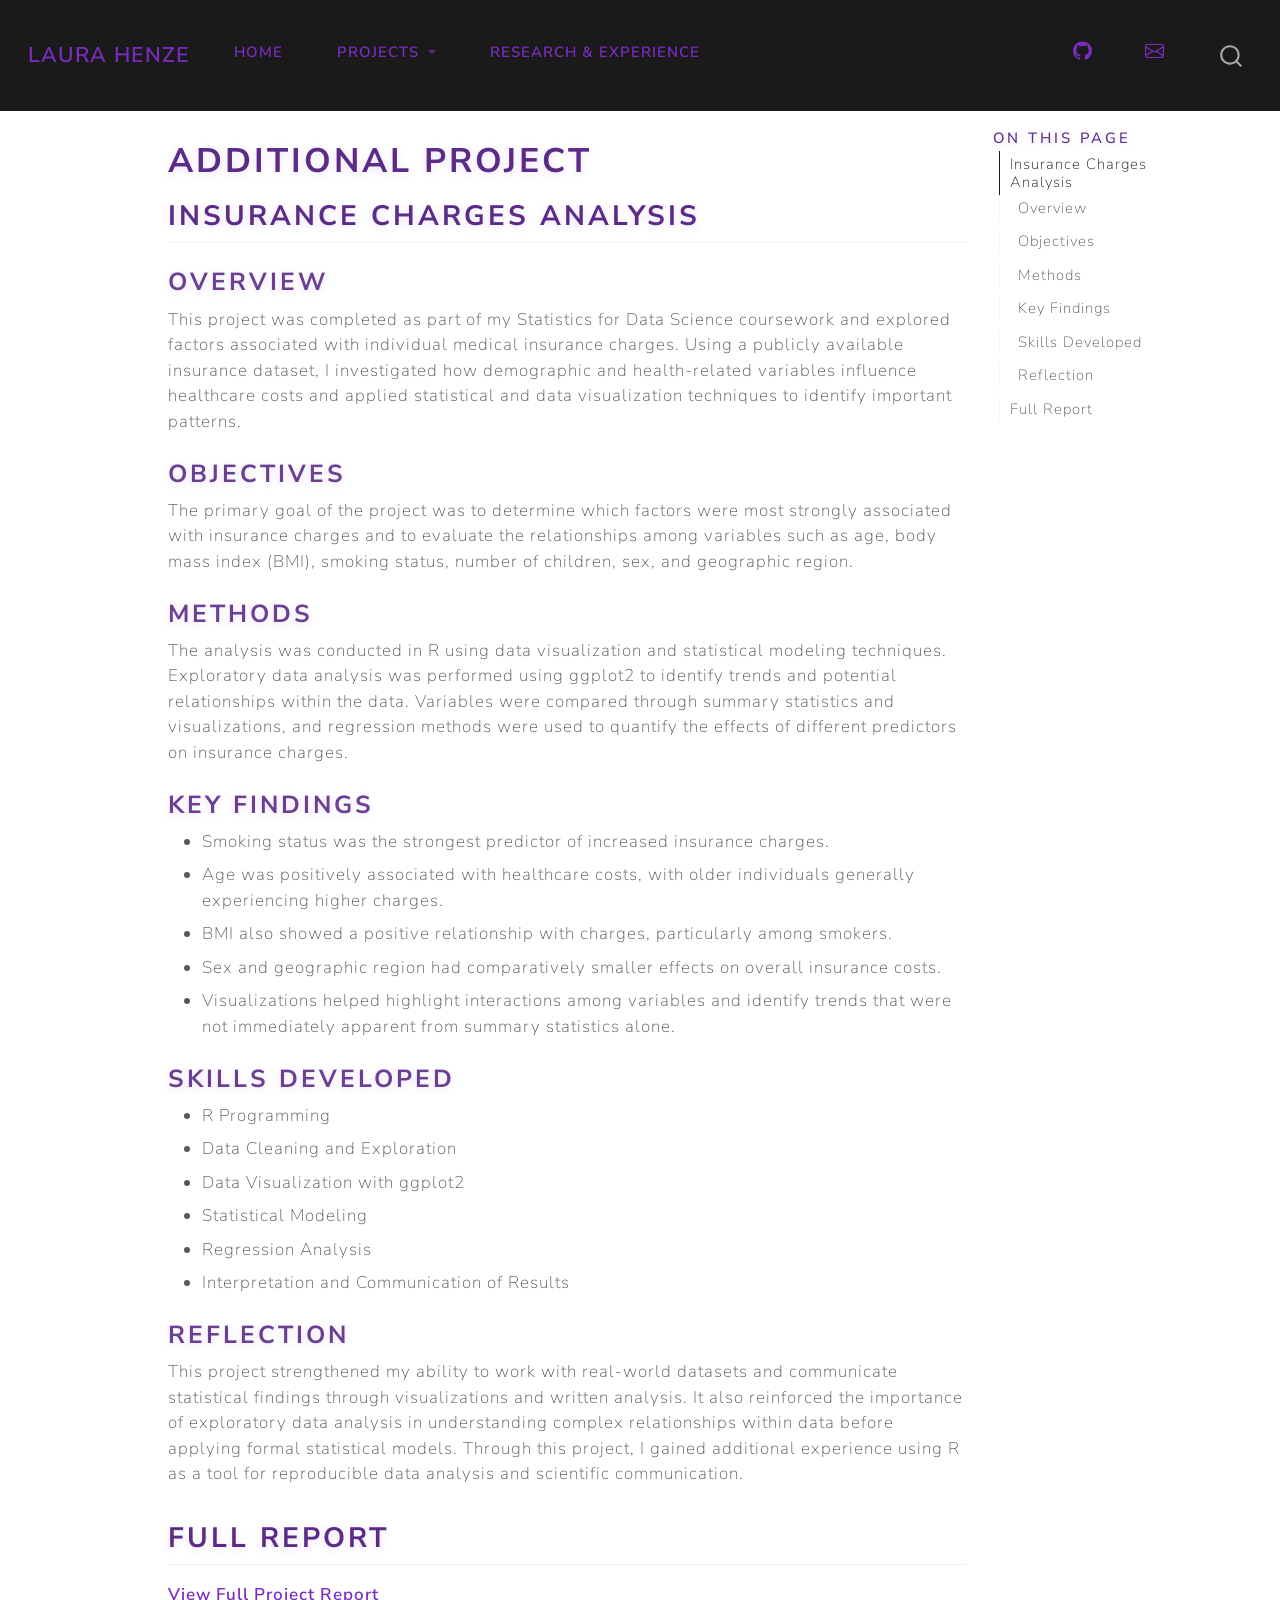
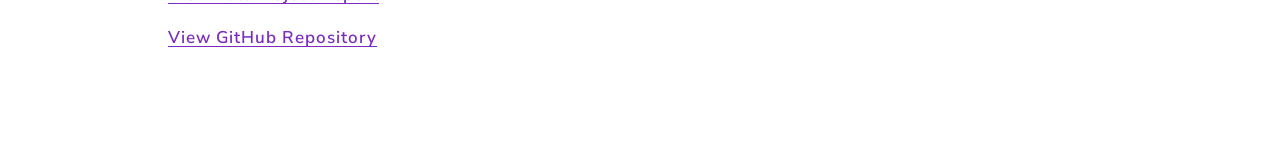
<file: docs/projects/research.html>
<!DOCTYPE html>
<html xmlns="http://www.w3.org/1999/xhtml" lang="en" xml:lang="en"><head>

<meta charset="utf-8">
<meta name="generator" content="quarto-1.8.27">

<meta name="viewport" content="width=device-width, initial-scale=1.0, user-scalable=yes">


<title>Additional Project – Laura Henze</title>
<style>
code{white-space: pre-wrap;}
span.smallcaps{font-variant: small-caps;}
div.columns{display: flex; gap: min(4vw, 1.5em);}
div.column{flex: auto; overflow-x: auto;}
div.hanging-indent{margin-left: 1.5em; text-indent: -1.5em;}
ul.task-list{list-style: none;}
ul.task-list li input[type="checkbox"] {
  width: 0.8em;
  margin: 0 0.8em 0.2em -1em; /* quarto-specific, see https://github.com/quarto-dev/quarto-cli/issues/4556 */ 
  vertical-align: middle;
}
</style>


<script src="../site_libs/quarto-nav/quarto-nav.js"></script>
<script src="../site_libs/quarto-nav/headroom.min.js"></script>
<script src="../site_libs/clipboard/clipboard.min.js"></script>
<script src="../site_libs/quarto-search/autocomplete.umd.js"></script>
<script src="../site_libs/quarto-search/fuse.min.js"></script>
<script src="../site_libs/quarto-search/quarto-search.js"></script>
<meta name="quarto:offset" content="../">
<script src="../site_libs/quarto-html/quarto.js" type="module"></script>
<script src="../site_libs/quarto-html/tabsets/tabsets.js" type="module"></script>
<script src="../site_libs/quarto-html/axe/axe-check.js" type="module"></script>
<script src="../site_libs/quarto-html/popper.min.js"></script>
<script src="../site_libs/quarto-html/tippy.umd.min.js"></script>
<script src="../site_libs/quarto-html/anchor.min.js"></script>
<link href="../site_libs/quarto-html/tippy.css" rel="stylesheet">
<link href="../site_libs/quarto-html/quarto-syntax-highlighting-ed96de9b727972fe78a7b5d16c58bf87.css" rel="stylesheet" id="quarto-text-highlighting-styles">
<script src="../site_libs/bootstrap/bootstrap.min.js"></script>
<link href="../site_libs/bootstrap/bootstrap-icons.css" rel="stylesheet">
<link href="../site_libs/bootstrap/bootstrap-ecc2c41da66b8dbb0d339e6754a59479.min.css" rel="stylesheet" append-hash="true" id="quarto-bootstrap" data-mode="light">
<script id="quarto-search-options" type="application/json">{
  "location": "navbar",
  "copy-button": false,
  "collapse-after": 3,
  "panel-placement": "end",
  "type": "overlay",
  "limit": 50,
  "keyboard-shortcut": [
    "f",
    "/",
    "s"
  ],
  "show-item-context": false,
  "language": {
    "search-no-results-text": "No results",
    "search-matching-documents-text": "matching documents",
    "search-copy-link-title": "Copy link to search",
    "search-hide-matches-text": "Hide additional matches",
    "search-more-match-text": "more match in this document",
    "search-more-matches-text": "more matches in this document",
    "search-clear-button-title": "Clear",
    "search-text-placeholder": "",
    "search-detached-cancel-button-title": "Cancel",
    "search-submit-button-title": "Submit",
    "search-label": "Search"
  }
}</script>


<link rel="stylesheet" href="../styles.css">
</head>

<body class="nav-fixed quarto-light">

<div id="quarto-search-results"></div>
  <header id="quarto-header" class="headroom fixed-top">
    <nav class="navbar navbar-expand-lg " data-bs-theme="dark">
      <div class="navbar-container container-fluid">
      <div class="navbar-brand-container mx-auto">
    <a class="navbar-brand" href="../index.html">
    <span class="navbar-title">Laura Henze</span>
    </a>
  </div>
            <div id="quarto-search" class="" title="Search"></div>
          <button class="navbar-toggler" type="button" data-bs-toggle="collapse" data-bs-target="#navbarCollapse" aria-controls="navbarCollapse" role="menu" aria-expanded="false" aria-label="Toggle navigation" onclick="if (window.quartoToggleHeadroom) { window.quartoToggleHeadroom(); }">
  <span class="navbar-toggler-icon"></span>
</button>
          <div class="collapse navbar-collapse" id="navbarCollapse">
            <ul class="navbar-nav navbar-nav-scroll me-auto">
  <li class="nav-item">
    <a class="nav-link" href="../index.html"> 
<span class="menu-text">Home</span></a>
  </li>  
  <li class="nav-item dropdown ">
    <a class="nav-link dropdown-toggle" href="#" id="nav-menu-projects" role="link" data-bs-toggle="dropdown" aria-expanded="false">
 <span class="menu-text">Projects</span>
    </a>
    <ul class="dropdown-menu" aria-labelledby="nav-menu-projects">    
        <li>
    <a class="dropdown-item" href="../projects.html">
 <span class="dropdown-text">All Projects</span></a>
  </li>  
        <li>
    <a class="dropdown-item" href="../projects/sql_project.html">
 <span class="dropdown-text">SQL Project</span></a>
  </li>  
        <li>
    <a class="dropdown-item" href="../projects/text_analysis.html">
 <span class="dropdown-text">Text Analysis Project</span></a>
  </li>  
        <li>
    <a class="dropdown-item" href="../projects/pristineR.html">
 <span class="dropdown-text">pristineR Package</span></a>
  </li>  
        <li>
    <a class="dropdown-item" href="../projects/poster_project.html">
 <span class="dropdown-text">Poster Project</span></a>
  </li>  
        <li>
    <a class="dropdown-item" href="../projects/research.html">
 <span class="dropdown-text">Additional Project</span></a>
  </li>  
    </ul>
  </li>
  <li class="nav-item">
    <a class="nav-link" href="../experience.html"> 
<span class="menu-text">Research &amp; Experience</span></a>
  </li>  
</ul>
            <ul class="navbar-nav navbar-nav-scroll ms-auto">
  <li class="nav-item compact">
    <a class="nav-link" href="https://github.com/Laura-Henze/Laura-Henze.github.io"> <i class="bi bi-github" role="img">
</i> 
<span class="menu-text"></span></a>
  </li>  
  <li class="nav-item compact">
    <a class="nav-link" href="mailto:henzel@lawrence.edu"> <i class="bi bi-envelope" role="img">
</i> 
<span class="menu-text"></span></a>
  </li>  
</ul>
          </div> <!-- /navcollapse -->
            <div class="quarto-navbar-tools">
</div>
      </div> <!-- /container-fluid -->
    </nav>
</header>
<!-- content -->
<div id="quarto-content" class="quarto-container page-columns page-rows-contents page-layout-article page-navbar">
<!-- sidebar -->
<!-- margin-sidebar -->
    <div id="quarto-margin-sidebar" class="sidebar margin-sidebar">
        <nav id="TOC" role="doc-toc" class="toc-active">
    <h2 id="toc-title">On this page</h2>
   
  <ul>
  <li><a href="#insurance-charges-analysis" id="toc-insurance-charges-analysis" class="nav-link active" data-scroll-target="#insurance-charges-analysis">Insurance Charges Analysis</a>
  <ul class="collapse">
  <li><a href="#overview" id="toc-overview" class="nav-link" data-scroll-target="#overview">Overview</a></li>
  <li><a href="#objectives" id="toc-objectives" class="nav-link" data-scroll-target="#objectives">Objectives</a></li>
  <li><a href="#methods" id="toc-methods" class="nav-link" data-scroll-target="#methods">Methods</a></li>
  <li><a href="#key-findings" id="toc-key-findings" class="nav-link" data-scroll-target="#key-findings">Key Findings</a></li>
  <li><a href="#skills-developed" id="toc-skills-developed" class="nav-link" data-scroll-target="#skills-developed">Skills Developed</a></li>
  <li><a href="#reflection" id="toc-reflection" class="nav-link" data-scroll-target="#reflection">Reflection</a></li>
  </ul></li>
  <li><a href="#full-report" id="toc-full-report" class="nav-link" data-scroll-target="#full-report">Full Report</a></li>
  </ul>
</nav>
    </div>
<!-- main -->
<main class="content" id="quarto-document-content">

<header id="title-block-header" class="quarto-title-block default">
<div class="quarto-title">
<h1 class="title">Additional Project</h1>
</div>



<div class="quarto-title-meta">

    
  
    
  </div>
  


</header>


<section id="insurance-charges-analysis" class="level2">
<h2 class="anchored" data-anchor-id="insurance-charges-analysis">Insurance Charges Analysis</h2>
<section id="overview" class="level3">
<h3 class="anchored" data-anchor-id="overview">Overview</h3>
<p>This project was completed as part of my Statistics for Data Science coursework and explored factors associated with individual medical insurance charges. Using a publicly available insurance dataset, I investigated how demographic and health-related variables influence healthcare costs and applied statistical and data visualization techniques to identify important patterns.</p>
</section>
<section id="objectives" class="level3">
<h3 class="anchored" data-anchor-id="objectives">Objectives</h3>
<p>The primary goal of the project was to determine which factors were most strongly associated with insurance charges and to evaluate the relationships among variables such as age, body mass index (BMI), smoking status, number of children, sex, and geographic region.</p>
</section>
<section id="methods" class="level3">
<h3 class="anchored" data-anchor-id="methods">Methods</h3>
<p>The analysis was conducted in R using data visualization and statistical modeling techniques. Exploratory data analysis was performed using ggplot2 to identify trends and potential relationships within the data. Variables were compared through summary statistics and visualizations, and regression methods were used to quantify the effects of different predictors on insurance charges.</p>
</section>
<section id="key-findings" class="level3">
<h3 class="anchored" data-anchor-id="key-findings">Key Findings</h3>
<ul>
<li>Smoking status was the strongest predictor of increased insurance charges.</li>
<li>Age was positively associated with healthcare costs, with older individuals generally experiencing higher charges.</li>
<li>BMI also showed a positive relationship with charges, particularly among smokers.</li>
<li>Sex and geographic region had comparatively smaller effects on overall insurance costs.</li>
<li>Visualizations helped highlight interactions among variables and identify trends that were not immediately apparent from summary statistics alone.</li>
</ul>
</section>
<section id="skills-developed" class="level3">
<h3 class="anchored" data-anchor-id="skills-developed">Skills Developed</h3>
<ul>
<li>R Programming</li>
<li>Data Cleaning and Exploration</li>
<li>Data Visualization with ggplot2</li>
<li>Statistical Modeling</li>
<li>Regression Analysis</li>
<li>Interpretation and Communication of Results</li>
</ul>
</section>
<section id="reflection" class="level3">
<h3 class="anchored" data-anchor-id="reflection">Reflection</h3>
<p>This project strengthened my ability to work with real-world datasets and communicate statistical findings through visualizations and written analysis. It also reinforced the importance of exploratory data analysis in understanding complex relationships within data before applying formal statistical models. Through this project, I gained additional experience using R as a tool for reproducible data analysis and scientific communication.</p>
</section>
</section>
<section id="full-report" class="level2">
<h2 class="anchored" data-anchor-id="full-report">Full Report</h2>
<p><a href="project10.pdf">View Full Project Report</a></p>
<p><a href="https://github.com/SDS-255-F25/Project_Team_10">View GitHub Repository</a></p>


</section>

</main> <!-- /main -->
<script id="quarto-html-after-body" type="application/javascript">
  window.document.addEventListener("DOMContentLoaded", function (event) {
    const icon = "";
    const anchorJS = new window.AnchorJS();
    anchorJS.options = {
      placement: 'right',
      icon: icon
    };
    anchorJS.add('.anchored');
    const isCodeAnnotation = (el) => {
      for (const clz of el.classList) {
        if (clz.startsWith('code-annotation-')) {                     
          return true;
        }
      }
      return false;
    }
    const onCopySuccess = function(e) {
      // button target
      const button = e.trigger;
      // don't keep focus
      button.blur();
      // flash "checked"
      button.classList.add('code-copy-button-checked');
      var currentTitle = button.getAttribute("title");
      button.setAttribute("title", "Copied!");
      let tooltip;
      if (window.bootstrap) {
        button.setAttribute("data-bs-toggle", "tooltip");
        button.setAttribute("data-bs-placement", "left");
        button.setAttribute("data-bs-title", "Copied!");
        tooltip = new bootstrap.Tooltip(button, 
          { trigger: "manual", 
            customClass: "code-copy-button-tooltip",
            offset: [0, -8]});
        tooltip.show();    
      }
      setTimeout(function() {
        if (tooltip) {
          tooltip.hide();
          button.removeAttribute("data-bs-title");
          button.removeAttribute("data-bs-toggle");
          button.removeAttribute("data-bs-placement");
        }
        button.setAttribute("title", currentTitle);
        button.classList.remove('code-copy-button-checked');
      }, 1000);
      // clear code selection
      e.clearSelection();
    }
    const getTextToCopy = function(trigger) {
      const outerScaffold = trigger.parentElement.cloneNode(true);
      const codeEl = outerScaffold.querySelector('code');
      for (const childEl of codeEl.children) {
        if (isCodeAnnotation(childEl)) {
          childEl.remove();
        }
      }
      return codeEl.innerText;
    }
    const clipboard = new window.ClipboardJS('.code-copy-button:not([data-in-quarto-modal])', {
      text: getTextToCopy
    });
    clipboard.on('success', onCopySuccess);
    if (window.document.getElementById('quarto-embedded-source-code-modal')) {
      const clipboardModal = new window.ClipboardJS('.code-copy-button[data-in-quarto-modal]', {
        text: getTextToCopy,
        container: window.document.getElementById('quarto-embedded-source-code-modal')
      });
      clipboardModal.on('success', onCopySuccess);
    }
      var localhostRegex = new RegExp(/^(?:http|https):\/\/localhost\:?[0-9]*\//);
      var mailtoRegex = new RegExp(/^mailto:/);
        var filterRegex = new RegExp('/' + window.location.host + '/');
      var isInternal = (href) => {
          return filterRegex.test(href) || localhostRegex.test(href) || mailtoRegex.test(href);
      }
      // Inspect non-navigation links and adorn them if external
     var links = window.document.querySelectorAll('a[href]:not(.nav-link):not(.navbar-brand):not(.toc-action):not(.sidebar-link):not(.sidebar-item-toggle):not(.pagination-link):not(.no-external):not([aria-hidden]):not(.dropdown-item):not(.quarto-navigation-tool):not(.about-link)');
      for (var i=0; i<links.length; i++) {
        const link = links[i];
        if (!isInternal(link.href)) {
          // undo the damage that might have been done by quarto-nav.js in the case of
          // links that we want to consider external
          if (link.dataset.originalHref !== undefined) {
            link.href = link.dataset.originalHref;
          }
        }
      }
    function tippyHover(el, contentFn, onTriggerFn, onUntriggerFn) {
      const config = {
        allowHTML: true,
        maxWidth: 500,
        delay: 100,
        arrow: false,
        appendTo: function(el) {
            return el.parentElement;
        },
        interactive: true,
        interactiveBorder: 10,
        theme: 'quarto',
        placement: 'bottom-start',
      };
      if (contentFn) {
        config.content = contentFn;
      }
      if (onTriggerFn) {
        config.onTrigger = onTriggerFn;
      }
      if (onUntriggerFn) {
        config.onUntrigger = onUntriggerFn;
      }
      window.tippy(el, config); 
    }
    const noterefs = window.document.querySelectorAll('a[role="doc-noteref"]');
    for (var i=0; i<noterefs.length; i++) {
      const ref = noterefs[i];
      tippyHover(ref, function() {
        // use id or data attribute instead here
        let href = ref.getAttribute('data-footnote-href') || ref.getAttribute('href');
        try { href = new URL(href).hash; } catch {}
        const id = href.replace(/^#\/?/, "");
        const note = window.document.getElementById(id);
        if (note) {
          return note.innerHTML;
        } else {
          return "";
        }
      });
    }
    const xrefs = window.document.querySelectorAll('a.quarto-xref');
    const processXRef = (id, note) => {
      // Strip column container classes
      const stripColumnClz = (el) => {
        el.classList.remove("page-full", "page-columns");
        if (el.children) {
          for (const child of el.children) {
            stripColumnClz(child);
          }
        }
      }
      stripColumnClz(note)
      if (id === null || id.startsWith('sec-')) {
        // Special case sections, only their first couple elements
        const container = document.createElement("div");
        if (note.children && note.children.length > 2) {
          container.appendChild(note.children[0].cloneNode(true));
          for (let i = 1; i < note.children.length; i++) {
            const child = note.children[i];
            if (child.tagName === "P" && child.innerText === "") {
              continue;
            } else {
              container.appendChild(child.cloneNode(true));
              break;
            }
          }
          if (window.Quarto?.typesetMath) {
            window.Quarto.typesetMath(container);
          }
          return container.innerHTML
        } else {
          if (window.Quarto?.typesetMath) {
            window.Quarto.typesetMath(note);
          }
          return note.innerHTML;
        }
      } else {
        // Remove any anchor links if they are present
        const anchorLink = note.querySelector('a.anchorjs-link');
        if (anchorLink) {
          anchorLink.remove();
        }
        if (window.Quarto?.typesetMath) {
          window.Quarto.typesetMath(note);
        }
        if (note.classList.contains("callout")) {
          return note.outerHTML;
        } else {
          return note.innerHTML;
        }
      }
    }
    for (var i=0; i<xrefs.length; i++) {
      const xref = xrefs[i];
      tippyHover(xref, undefined, function(instance) {
        instance.disable();
        let url = xref.getAttribute('href');
        let hash = undefined; 
        if (url.startsWith('#')) {
          hash = url;
        } else {
          try { hash = new URL(url).hash; } catch {}
        }
        if (hash) {
          const id = hash.replace(/^#\/?/, "");
          const note = window.document.getElementById(id);
          if (note !== null) {
            try {
              const html = processXRef(id, note.cloneNode(true));
              instance.setContent(html);
            } finally {
              instance.enable();
              instance.show();
            }
          } else {
            // See if we can fetch this
            fetch(url.split('#')[0])
            .then(res => res.text())
            .then(html => {
              const parser = new DOMParser();
              const htmlDoc = parser.parseFromString(html, "text/html");
              const note = htmlDoc.getElementById(id);
              if (note !== null) {
                const html = processXRef(id, note);
                instance.setContent(html);
              } 
            }).finally(() => {
              instance.enable();
              instance.show();
            });
          }
        } else {
          // See if we can fetch a full url (with no hash to target)
          // This is a special case and we should probably do some content thinning / targeting
          fetch(url)
          .then(res => res.text())
          .then(html => {
            const parser = new DOMParser();
            const htmlDoc = parser.parseFromString(html, "text/html");
            const note = htmlDoc.querySelector('main.content');
            if (note !== null) {
              // This should only happen for chapter cross references
              // (since there is no id in the URL)
              // remove the first header
              if (note.children.length > 0 && note.children[0].tagName === "HEADER") {
                note.children[0].remove();
              }
              const html = processXRef(null, note);
              instance.setContent(html);
            } 
          }).finally(() => {
            instance.enable();
            instance.show();
          });
        }
      }, function(instance) {
      });
    }
        let selectedAnnoteEl;
        const selectorForAnnotation = ( cell, annotation) => {
          let cellAttr = 'data-code-cell="' + cell + '"';
          let lineAttr = 'data-code-annotation="' +  annotation + '"';
          const selector = 'span[' + cellAttr + '][' + lineAttr + ']';
          return selector;
        }
        const selectCodeLines = (annoteEl) => {
          const doc = window.document;
          const targetCell = annoteEl.getAttribute("data-target-cell");
          const targetAnnotation = annoteEl.getAttribute("data-target-annotation");
          const annoteSpan = window.document.querySelector(selectorForAnnotation(targetCell, targetAnnotation));
          const lines = annoteSpan.getAttribute("data-code-lines").split(",");
          const lineIds = lines.map((line) => {
            return targetCell + "-" + line;
          })
          let top = null;
          let height = null;
          let parent = null;
          if (lineIds.length > 0) {
              //compute the position of the single el (top and bottom and make a div)
              const el = window.document.getElementById(lineIds[0]);
              top = el.offsetTop;
              height = el.offsetHeight;
              parent = el.parentElement.parentElement;
            if (lineIds.length > 1) {
              const lastEl = window.document.getElementById(lineIds[lineIds.length - 1]);
              const bottom = lastEl.offsetTop + lastEl.offsetHeight;
              height = bottom - top;
            }
            if (top !== null && height !== null && parent !== null) {
              // cook up a div (if necessary) and position it 
              let div = window.document.getElementById("code-annotation-line-highlight");
              if (div === null) {
                div = window.document.createElement("div");
                div.setAttribute("id", "code-annotation-line-highlight");
                div.style.position = 'absolute';
                parent.appendChild(div);
              }
              div.style.top = top - 2 + "px";
              div.style.height = height + 4 + "px";
              div.style.left = 0;
              let gutterDiv = window.document.getElementById("code-annotation-line-highlight-gutter");
              if (gutterDiv === null) {
                gutterDiv = window.document.createElement("div");
                gutterDiv.setAttribute("id", "code-annotation-line-highlight-gutter");
                gutterDiv.style.position = 'absolute';
                const codeCell = window.document.getElementById(targetCell);
                const gutter = codeCell.querySelector('.code-annotation-gutter');
                gutter.appendChild(gutterDiv);
              }
              gutterDiv.style.top = top - 2 + "px";
              gutterDiv.style.height = height + 4 + "px";
            }
            selectedAnnoteEl = annoteEl;
          }
        };
        const unselectCodeLines = () => {
          const elementsIds = ["code-annotation-line-highlight", "code-annotation-line-highlight-gutter"];
          elementsIds.forEach((elId) => {
            const div = window.document.getElementById(elId);
            if (div) {
              div.remove();
            }
          });
          selectedAnnoteEl = undefined;
        };
          // Handle positioning of the toggle
      window.addEventListener(
        "resize",
        throttle(() => {
          elRect = undefined;
          if (selectedAnnoteEl) {
            selectCodeLines(selectedAnnoteEl);
          }
        }, 10)
      );
      function throttle(fn, ms) {
      let throttle = false;
      let timer;
        return (...args) => {
          if(!throttle) { // first call gets through
              fn.apply(this, args);
              throttle = true;
          } else { // all the others get throttled
              if(timer) clearTimeout(timer); // cancel #2
              timer = setTimeout(() => {
                fn.apply(this, args);
                timer = throttle = false;
              }, ms);
          }
        };
      }
        // Attach click handler to the DT
        const annoteDls = window.document.querySelectorAll('dt[data-target-cell]');
        for (const annoteDlNode of annoteDls) {
          annoteDlNode.addEventListener('click', (event) => {
            const clickedEl = event.target;
            if (clickedEl !== selectedAnnoteEl) {
              unselectCodeLines();
              const activeEl = window.document.querySelector('dt[data-target-cell].code-annotation-active');
              if (activeEl) {
                activeEl.classList.remove('code-annotation-active');
              }
              selectCodeLines(clickedEl);
              clickedEl.classList.add('code-annotation-active');
            } else {
              // Unselect the line
              unselectCodeLines();
              clickedEl.classList.remove('code-annotation-active');
            }
          });
        }
    const findCites = (el) => {
      const parentEl = el.parentElement;
      if (parentEl) {
        const cites = parentEl.dataset.cites;
        if (cites) {
          return {
            el,
            cites: cites.split(' ')
          };
        } else {
          return findCites(el.parentElement)
        }
      } else {
        return undefined;
      }
    };
    var bibliorefs = window.document.querySelectorAll('a[role="doc-biblioref"]');
    for (var i=0; i<bibliorefs.length; i++) {
      const ref = bibliorefs[i];
      const citeInfo = findCites(ref);
      if (citeInfo) {
        tippyHover(citeInfo.el, function() {
          var popup = window.document.createElement('div');
          citeInfo.cites.forEach(function(cite) {
            var citeDiv = window.document.createElement('div');
            citeDiv.classList.add('hanging-indent');
            citeDiv.classList.add('csl-entry');
            var biblioDiv = window.document.getElementById('ref-' + cite);
            if (biblioDiv) {
              citeDiv.innerHTML = biblioDiv.innerHTML;
            }
            popup.appendChild(citeDiv);
          });
          return popup.innerHTML;
        });
      }
    }
  });
  </script>
</div> <!-- /content -->




</body></html>
</file>
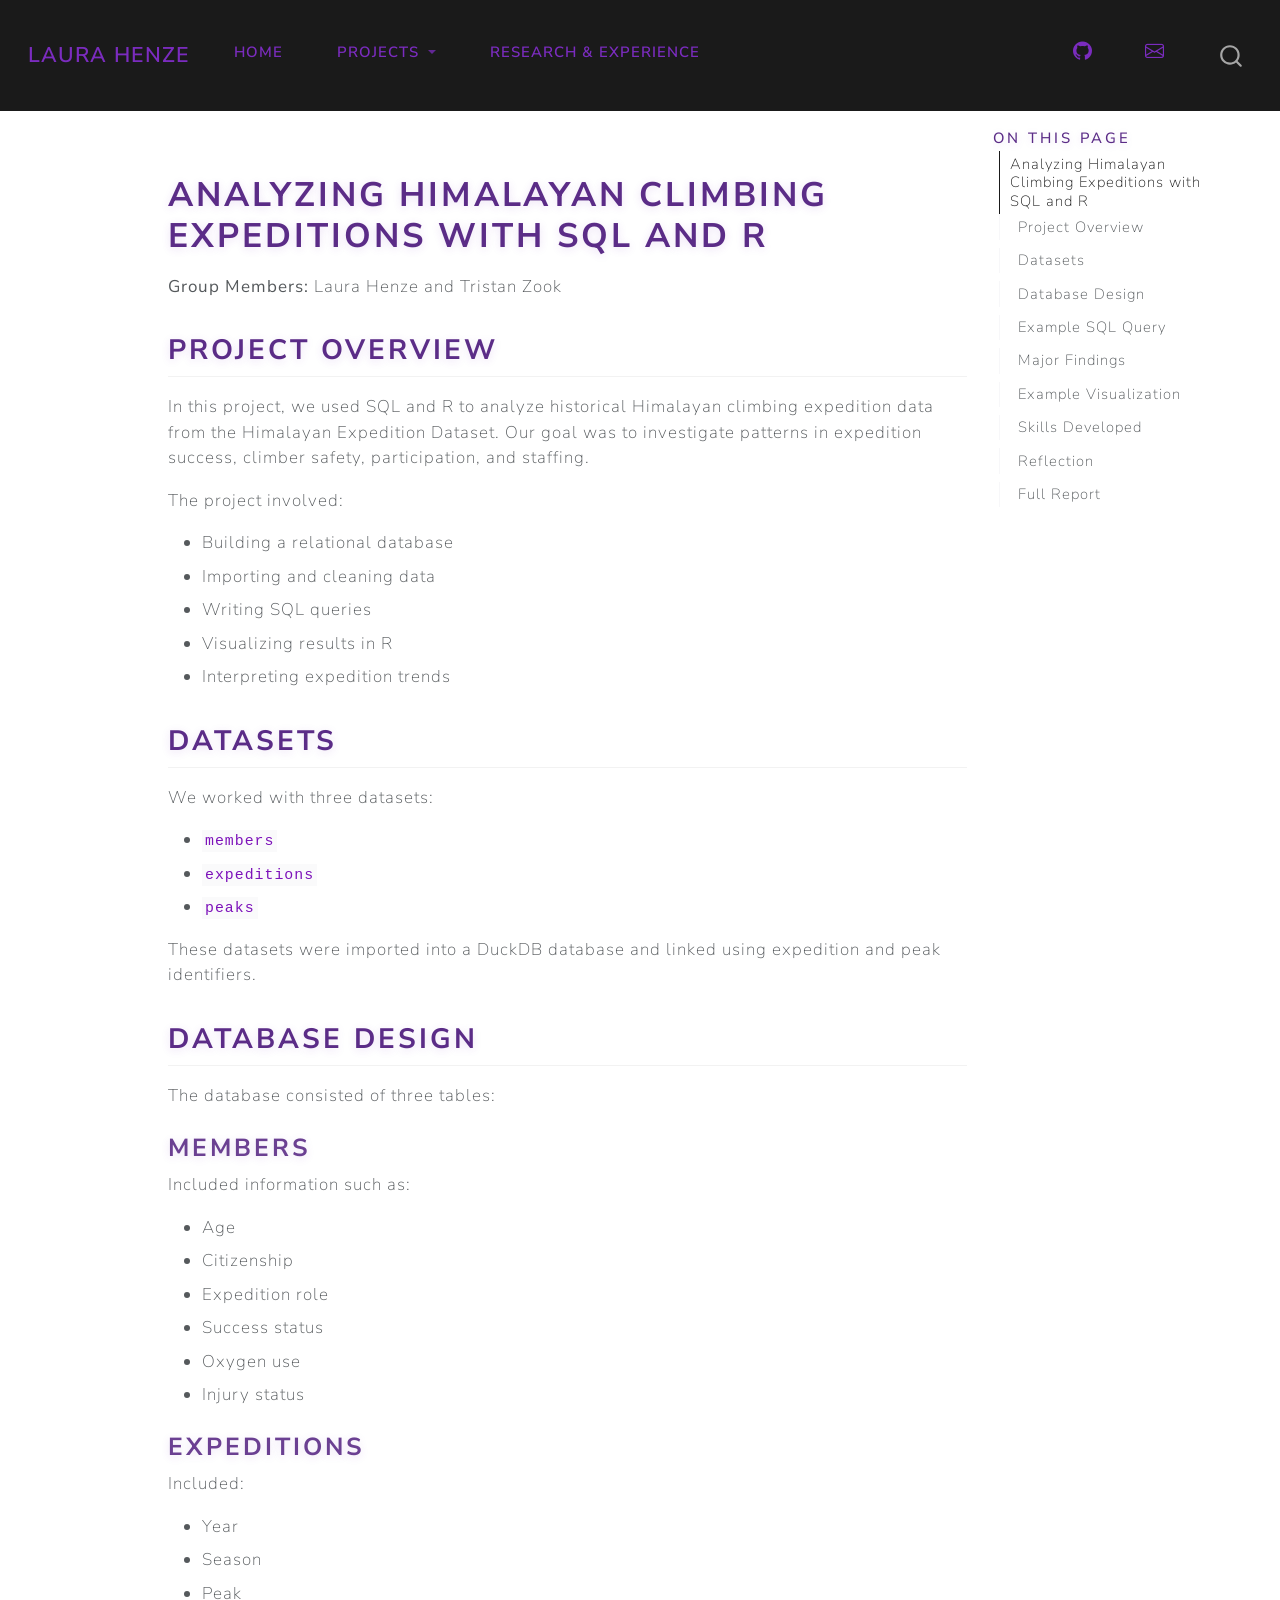
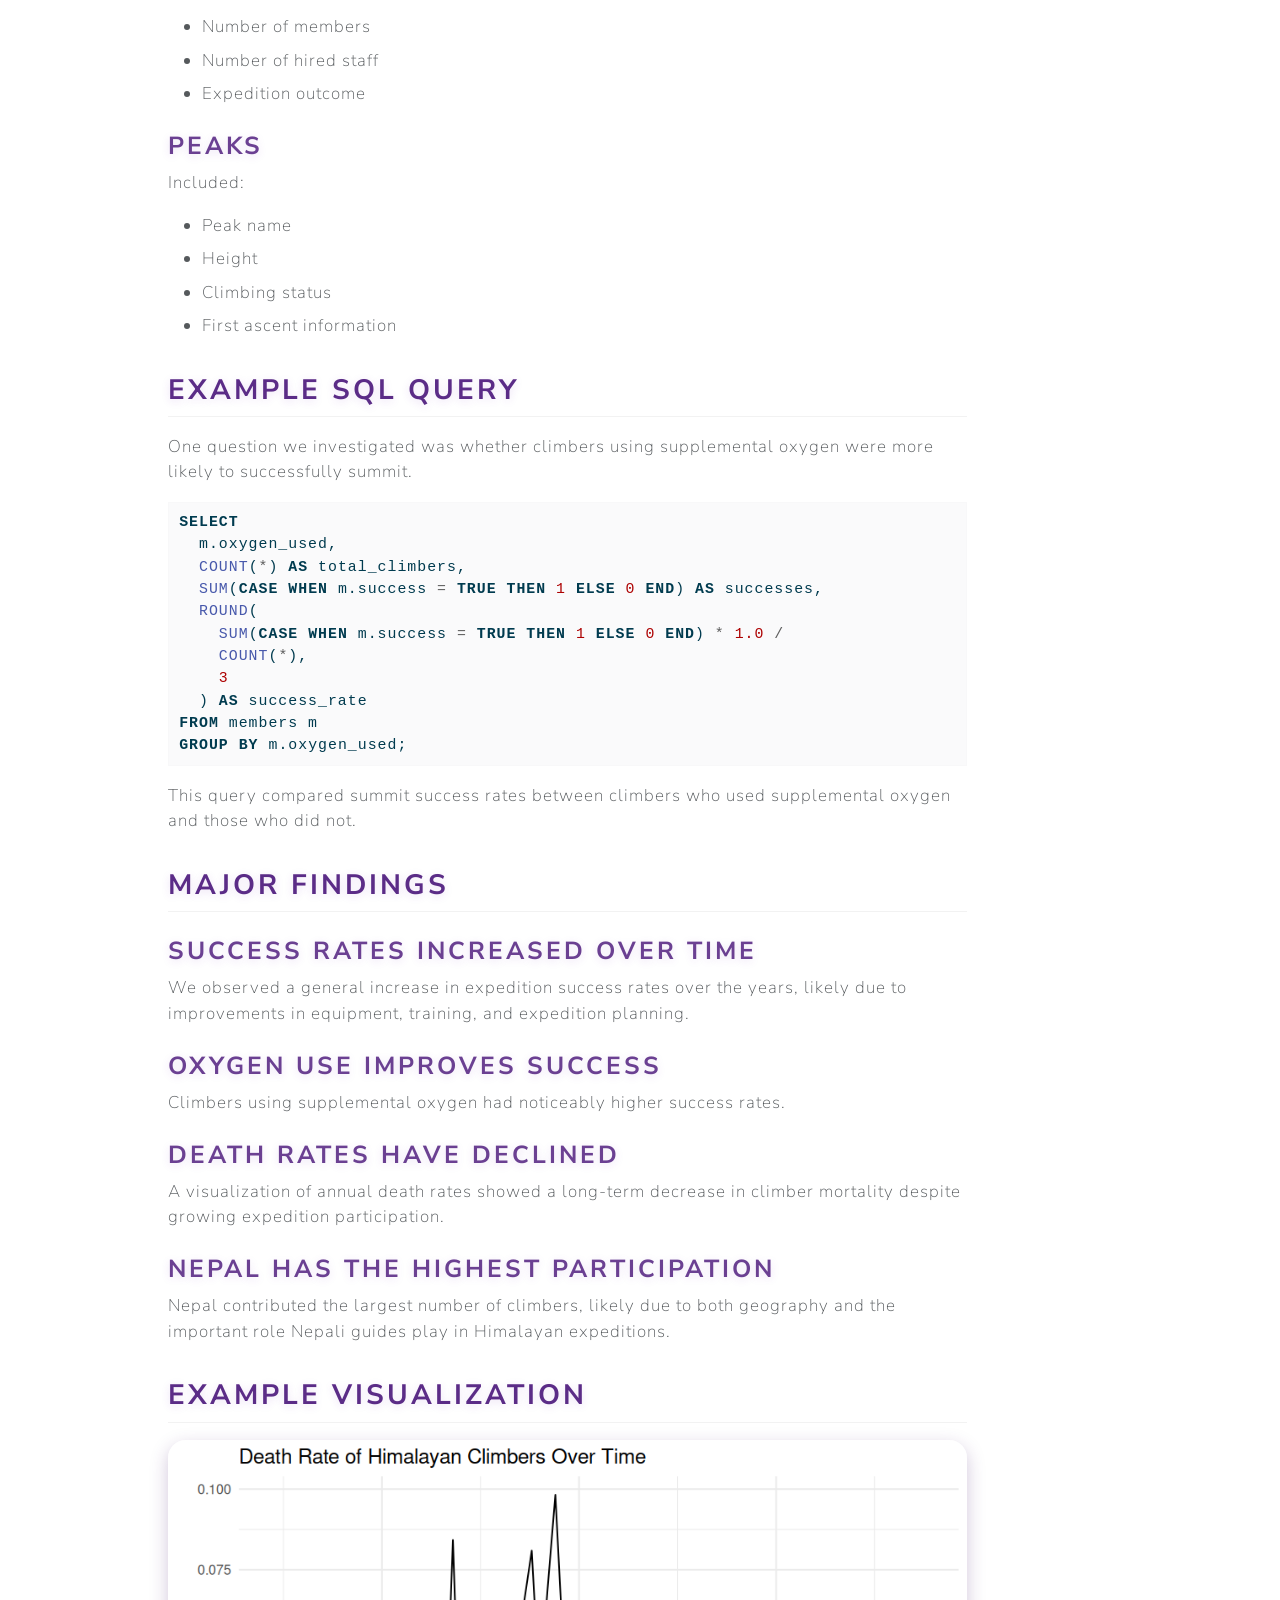
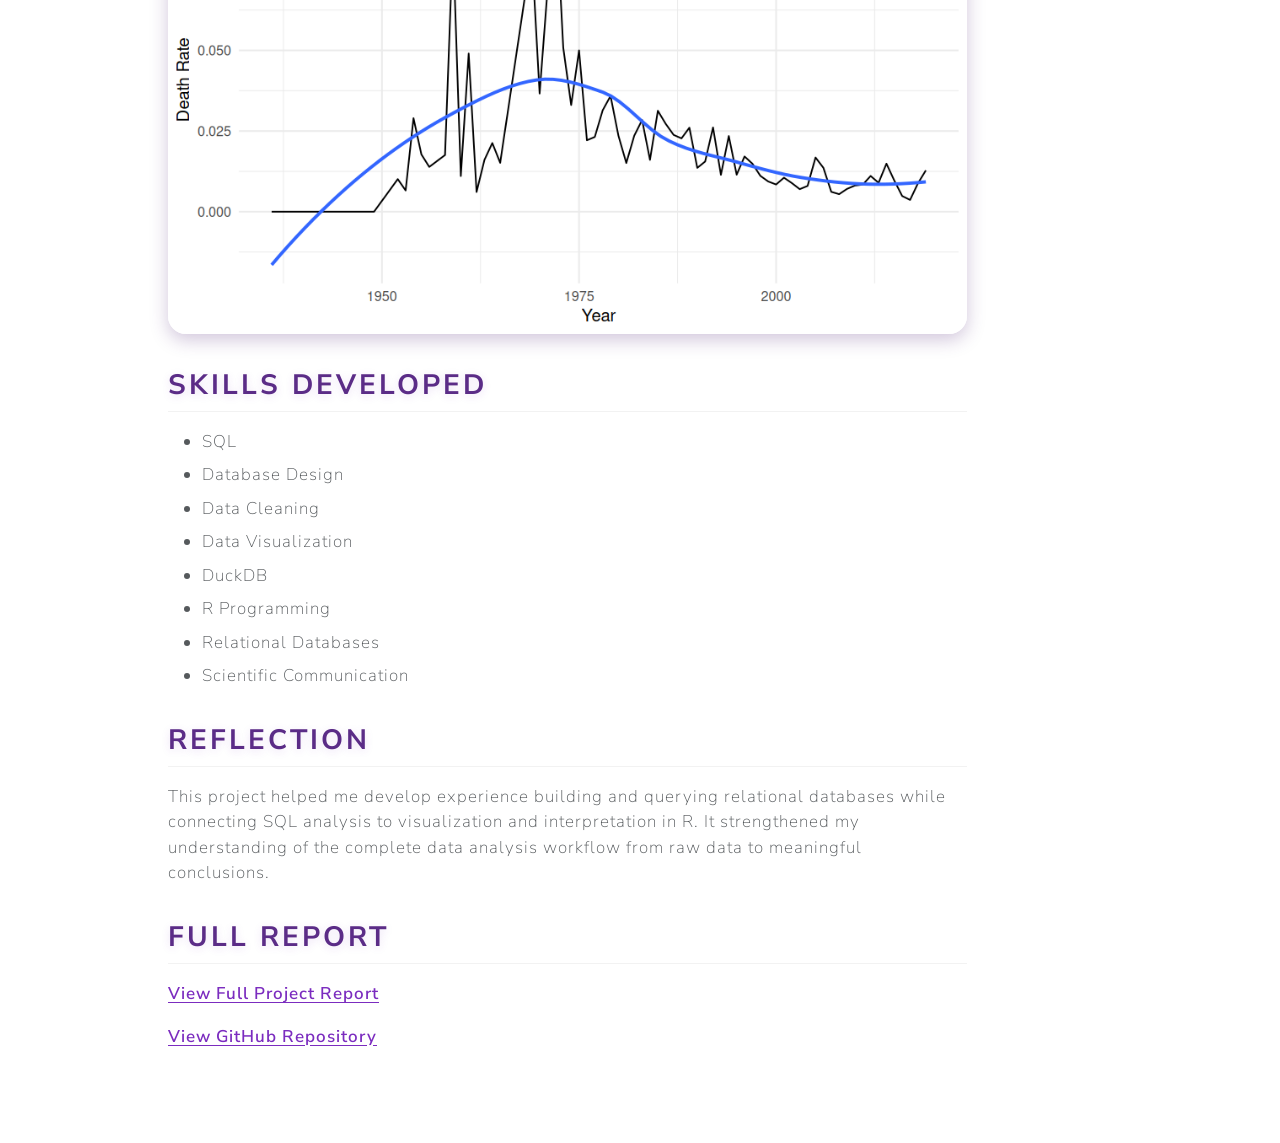
<file: docs/projects/sql_project.html>
<!DOCTYPE html>
<html xmlns="http://www.w3.org/1999/xhtml" lang="en" xml:lang="en"><head>

<meta charset="utf-8">
<meta name="generator" content="quarto-1.8.27">

<meta name="viewport" content="width=device-width, initial-scale=1.0, user-scalable=yes">


<title>sql_project – Laura Henze</title>
<style>
code{white-space: pre-wrap;}
span.smallcaps{font-variant: small-caps;}
div.columns{display: flex; gap: min(4vw, 1.5em);}
div.column{flex: auto; overflow-x: auto;}
div.hanging-indent{margin-left: 1.5em; text-indent: -1.5em;}
ul.task-list{list-style: none;}
ul.task-list li input[type="checkbox"] {
  width: 0.8em;
  margin: 0 0.8em 0.2em -1em; /* quarto-specific, see https://github.com/quarto-dev/quarto-cli/issues/4556 */ 
  vertical-align: middle;
}
/* CSS for syntax highlighting */
html { -webkit-text-size-adjust: 100%; }
pre > code.sourceCode { white-space: pre; position: relative; }
pre > code.sourceCode > span { display: inline-block; line-height: 1.25; }
pre > code.sourceCode > span:empty { height: 1.2em; }
.sourceCode { overflow: visible; }
code.sourceCode > span { color: inherit; text-decoration: inherit; }
div.sourceCode { margin: 1em 0; }
pre.sourceCode { margin: 0; }
@media screen {
div.sourceCode { overflow: auto; }
}
@media print {
pre > code.sourceCode { white-space: pre-wrap; }
pre > code.sourceCode > span { text-indent: -5em; padding-left: 5em; }
}
pre.numberSource code
  { counter-reset: source-line 0; }
pre.numberSource code > span
  { position: relative; left: -4em; counter-increment: source-line; }
pre.numberSource code > span > a:first-child::before
  { content: counter(source-line);
    position: relative; left: -1em; text-align: right; vertical-align: baseline;
    border: none; display: inline-block;
    -webkit-touch-callout: none; -webkit-user-select: none;
    -khtml-user-select: none; -moz-user-select: none;
    -ms-user-select: none; user-select: none;
    padding: 0 4px; width: 4em;
  }
pre.numberSource { margin-left: 3em;  padding-left: 4px; }
div.sourceCode
  {   }
@media screen {
pre > code.sourceCode > span > a:first-child::before { text-decoration: underline; }
}
</style>


<script src="../site_libs/quarto-nav/quarto-nav.js"></script>
<script src="../site_libs/quarto-nav/headroom.min.js"></script>
<script src="../site_libs/clipboard/clipboard.min.js"></script>
<script src="../site_libs/quarto-search/autocomplete.umd.js"></script>
<script src="../site_libs/quarto-search/fuse.min.js"></script>
<script src="../site_libs/quarto-search/quarto-search.js"></script>
<meta name="quarto:offset" content="../">
<script src="../site_libs/quarto-html/quarto.js" type="module"></script>
<script src="../site_libs/quarto-html/tabsets/tabsets.js" type="module"></script>
<script src="../site_libs/quarto-html/axe/axe-check.js" type="module"></script>
<script src="../site_libs/quarto-html/popper.min.js"></script>
<script src="../site_libs/quarto-html/tippy.umd.min.js"></script>
<script src="../site_libs/quarto-html/anchor.min.js"></script>
<link href="../site_libs/quarto-html/tippy.css" rel="stylesheet">
<link href="../site_libs/quarto-html/quarto-syntax-highlighting-ed96de9b727972fe78a7b5d16c58bf87.css" rel="stylesheet" id="quarto-text-highlighting-styles">
<script src="../site_libs/bootstrap/bootstrap.min.js"></script>
<link href="../site_libs/bootstrap/bootstrap-icons.css" rel="stylesheet">
<link href="../site_libs/bootstrap/bootstrap-ecc2c41da66b8dbb0d339e6754a59479.min.css" rel="stylesheet" append-hash="true" id="quarto-bootstrap" data-mode="light">
<script id="quarto-search-options" type="application/json">{
  "location": "navbar",
  "copy-button": false,
  "collapse-after": 3,
  "panel-placement": "end",
  "type": "overlay",
  "limit": 50,
  "keyboard-shortcut": [
    "f",
    "/",
    "s"
  ],
  "show-item-context": false,
  "language": {
    "search-no-results-text": "No results",
    "search-matching-documents-text": "matching documents",
    "search-copy-link-title": "Copy link to search",
    "search-hide-matches-text": "Hide additional matches",
    "search-more-match-text": "more match in this document",
    "search-more-matches-text": "more matches in this document",
    "search-clear-button-title": "Clear",
    "search-text-placeholder": "",
    "search-detached-cancel-button-title": "Cancel",
    "search-submit-button-title": "Submit",
    "search-label": "Search"
  }
}</script>


<link rel="stylesheet" href="../styles.css">
</head>

<body class="nav-fixed quarto-light">

<div id="quarto-search-results"></div>
  <header id="quarto-header" class="headroom fixed-top">
    <nav class="navbar navbar-expand-lg " data-bs-theme="dark">
      <div class="navbar-container container-fluid">
      <div class="navbar-brand-container mx-auto">
    <a class="navbar-brand" href="../index.html">
    <span class="navbar-title">Laura Henze</span>
    </a>
  </div>
            <div id="quarto-search" class="" title="Search"></div>
          <button class="navbar-toggler" type="button" data-bs-toggle="collapse" data-bs-target="#navbarCollapse" aria-controls="navbarCollapse" role="menu" aria-expanded="false" aria-label="Toggle navigation" onclick="if (window.quartoToggleHeadroom) { window.quartoToggleHeadroom(); }">
  <span class="navbar-toggler-icon"></span>
</button>
          <div class="collapse navbar-collapse" id="navbarCollapse">
            <ul class="navbar-nav navbar-nav-scroll me-auto">
  <li class="nav-item">
    <a class="nav-link" href="../index.html"> 
<span class="menu-text">Home</span></a>
  </li>  
  <li class="nav-item dropdown ">
    <a class="nav-link dropdown-toggle" href="#" id="nav-menu-projects" role="link" data-bs-toggle="dropdown" aria-expanded="false">
 <span class="menu-text">Projects</span>
    </a>
    <ul class="dropdown-menu" aria-labelledby="nav-menu-projects">    
        <li>
    <a class="dropdown-item" href="../projects.html">
 <span class="dropdown-text">All Projects</span></a>
  </li>  
        <li>
    <a class="dropdown-item" href="../projects/sql_project.html">
 <span class="dropdown-text">SQL Project</span></a>
  </li>  
        <li>
    <a class="dropdown-item" href="../projects/text_analysis.html">
 <span class="dropdown-text">Text Analysis Project</span></a>
  </li>  
        <li>
    <a class="dropdown-item" href="../projects/pristineR.html">
 <span class="dropdown-text">pristineR Package</span></a>
  </li>  
        <li>
    <a class="dropdown-item" href="../projects/poster_project.html">
 <span class="dropdown-text">Poster Project</span></a>
  </li>  
        <li>
    <a class="dropdown-item" href="../projects/research.html">
 <span class="dropdown-text">Additional Project</span></a>
  </li>  
    </ul>
  </li>
  <li class="nav-item">
    <a class="nav-link" href="../experience.html"> 
<span class="menu-text">Research &amp; Experience</span></a>
  </li>  
</ul>
            <ul class="navbar-nav navbar-nav-scroll ms-auto">
  <li class="nav-item compact">
    <a class="nav-link" href="https://github.com/Laura-Henze/Laura-Henze.github.io"> <i class="bi bi-github" role="img">
</i> 
<span class="menu-text"></span></a>
  </li>  
  <li class="nav-item compact">
    <a class="nav-link" href="mailto:henzel@lawrence.edu"> <i class="bi bi-envelope" role="img">
</i> 
<span class="menu-text"></span></a>
  </li>  
</ul>
          </div> <!-- /navcollapse -->
            <div class="quarto-navbar-tools">
</div>
      </div> <!-- /container-fluid -->
    </nav>
</header>
<!-- content -->
<div id="quarto-content" class="quarto-container page-columns page-rows-contents page-layout-article page-navbar">
<!-- sidebar -->
<!-- margin-sidebar -->
    <div id="quarto-margin-sidebar" class="sidebar margin-sidebar">
        <nav id="TOC" role="doc-toc" class="toc-active">
    <h2 id="toc-title">On this page</h2>
   
  <ul>
  <li><a href="#analyzing-himalayan-climbing-expeditions-with-sql-and-r" id="toc-analyzing-himalayan-climbing-expeditions-with-sql-and-r" class="nav-link active" data-scroll-target="#analyzing-himalayan-climbing-expeditions-with-sql-and-r">Analyzing Himalayan Climbing Expeditions with SQL and R</a>
  <ul class="collapse">
  <li><a href="#project-overview" id="toc-project-overview" class="nav-link" data-scroll-target="#project-overview">Project Overview</a></li>
  <li><a href="#datasets" id="toc-datasets" class="nav-link" data-scroll-target="#datasets">Datasets</a></li>
  <li><a href="#database-design" id="toc-database-design" class="nav-link" data-scroll-target="#database-design">Database Design</a>
  <ul class="collapse">
  <li><a href="#members" id="toc-members" class="nav-link" data-scroll-target="#members">Members</a></li>
  <li><a href="#expeditions" id="toc-expeditions" class="nav-link" data-scroll-target="#expeditions">Expeditions</a></li>
  <li><a href="#peaks" id="toc-peaks" class="nav-link" data-scroll-target="#peaks">Peaks</a></li>
  </ul></li>
  <li><a href="#example-sql-query" id="toc-example-sql-query" class="nav-link" data-scroll-target="#example-sql-query">Example SQL Query</a></li>
  <li><a href="#major-findings" id="toc-major-findings" class="nav-link" data-scroll-target="#major-findings">Major Findings</a>
  <ul class="collapse">
  <li><a href="#success-rates-increased-over-time" id="toc-success-rates-increased-over-time" class="nav-link" data-scroll-target="#success-rates-increased-over-time">Success Rates Increased Over Time</a></li>
  <li><a href="#oxygen-use-improves-success" id="toc-oxygen-use-improves-success" class="nav-link" data-scroll-target="#oxygen-use-improves-success">Oxygen Use Improves Success</a></li>
  <li><a href="#death-rates-have-declined" id="toc-death-rates-have-declined" class="nav-link" data-scroll-target="#death-rates-have-declined">Death Rates Have Declined</a></li>
  <li><a href="#nepal-has-the-highest-participation" id="toc-nepal-has-the-highest-participation" class="nav-link" data-scroll-target="#nepal-has-the-highest-participation">Nepal Has the Highest Participation</a></li>
  </ul></li>
  <li><a href="#example-visualization" id="toc-example-visualization" class="nav-link" data-scroll-target="#example-visualization">Example Visualization</a></li>
  <li><a href="#skills-developed" id="toc-skills-developed" class="nav-link" data-scroll-target="#skills-developed">Skills Developed</a></li>
  <li><a href="#reflection" id="toc-reflection" class="nav-link" data-scroll-target="#reflection">Reflection</a></li>
  <li><a href="#full-report" id="toc-full-report" class="nav-link" data-scroll-target="#full-report">Full Report</a></li>
  </ul></li>
  </ul>
</nav>
    </div>
<!-- main -->
<main class="content" id="quarto-document-content"><header id="title-block-header" class="quarto-title-block"></header>




<section id="analyzing-himalayan-climbing-expeditions-with-sql-and-r" class="level1">
<h1>Analyzing Himalayan Climbing Expeditions with SQL and R</h1>
<p><strong>Group Members:</strong> Laura Henze and Tristan Zook</p>
<section id="project-overview" class="level2">
<h2 class="anchored" data-anchor-id="project-overview">Project Overview</h2>
<p>In this project, we used SQL and R to analyze historical Himalayan climbing expedition data from the Himalayan Expedition Dataset. Our goal was to investigate patterns in expedition success, climber safety, participation, and staffing.</p>
<p>The project involved:</p>
<ul>
<li>Building a relational database</li>
<li>Importing and cleaning data</li>
<li>Writing SQL queries</li>
<li>Visualizing results in R</li>
<li>Interpreting expedition trends</li>
</ul>
</section>
<section id="datasets" class="level2">
<h2 class="anchored" data-anchor-id="datasets">Datasets</h2>
<p>We worked with three datasets:</p>
<ul>
<li><code>members</code></li>
<li><code>expeditions</code></li>
<li><code>peaks</code></li>
</ul>
<p>These datasets were imported into a DuckDB database and linked using expedition and peak identifiers.</p>
</section>
<section id="database-design" class="level2">
<h2 class="anchored" data-anchor-id="database-design">Database Design</h2>
<p>The database consisted of three tables:</p>
<section id="members" class="level3">
<h3 class="anchored" data-anchor-id="members">Members</h3>
<p>Included information such as:</p>
<ul>
<li>Age</li>
<li>Citizenship</li>
<li>Expedition role</li>
<li>Success status</li>
<li>Oxygen use</li>
<li>Injury status</li>
</ul>
</section>
<section id="expeditions" class="level3">
<h3 class="anchored" data-anchor-id="expeditions">Expeditions</h3>
<p>Included:</p>
<ul>
<li>Year</li>
<li>Season</li>
<li>Peak</li>
<li>Number of members</li>
<li>Number of hired staff</li>
<li>Expedition outcome</li>
</ul>
</section>
<section id="peaks" class="level3">
<h3 class="anchored" data-anchor-id="peaks">Peaks</h3>
<p>Included:</p>
<ul>
<li>Peak name</li>
<li>Height</li>
<li>Climbing status</li>
<li>First ascent information</li>
</ul>
</section>
</section>
<section id="example-sql-query" class="level2">
<h2 class="anchored" data-anchor-id="example-sql-query">Example SQL Query</h2>
<p>One question we investigated was whether climbers using supplemental oxygen were more likely to successfully summit.</p>
<div class="code-copy-outer-scaffold"><div class="sourceCode" id="cb1"><pre class="sourceCode sql code-with-copy"><code class="sourceCode sql"><span id="cb1-1"><a href="#cb1-1" aria-hidden="true" tabindex="-1"></a><span class="kw">SELECT</span></span>
<span id="cb1-2"><a href="#cb1-2" aria-hidden="true" tabindex="-1"></a>  m.oxygen_used,</span>
<span id="cb1-3"><a href="#cb1-3" aria-hidden="true" tabindex="-1"></a>  <span class="fu">COUNT</span>(<span class="op">*</span>) <span class="kw">AS</span> total_climbers,</span>
<span id="cb1-4"><a href="#cb1-4" aria-hidden="true" tabindex="-1"></a>  <span class="fu">SUM</span>(<span class="cf">CASE</span> <span class="cf">WHEN</span> m.success <span class="op">=</span> <span class="kw">TRUE</span> <span class="cf">THEN</span> <span class="dv">1</span> <span class="cf">ELSE</span> <span class="dv">0</span> <span class="cf">END</span>) <span class="kw">AS</span> successes,</span>
<span id="cb1-5"><a href="#cb1-5" aria-hidden="true" tabindex="-1"></a>  <span class="fu">ROUND</span>(</span>
<span id="cb1-6"><a href="#cb1-6" aria-hidden="true" tabindex="-1"></a>    <span class="fu">SUM</span>(<span class="cf">CASE</span> <span class="cf">WHEN</span> m.success <span class="op">=</span> <span class="kw">TRUE</span> <span class="cf">THEN</span> <span class="dv">1</span> <span class="cf">ELSE</span> <span class="dv">0</span> <span class="cf">END</span>) <span class="op">*</span> <span class="fl">1.0</span> <span class="op">/</span></span>
<span id="cb1-7"><a href="#cb1-7" aria-hidden="true" tabindex="-1"></a>    <span class="fu">COUNT</span>(<span class="op">*</span>),</span>
<span id="cb1-8"><a href="#cb1-8" aria-hidden="true" tabindex="-1"></a>    <span class="dv">3</span></span>
<span id="cb1-9"><a href="#cb1-9" aria-hidden="true" tabindex="-1"></a>  ) <span class="kw">AS</span> success_rate</span>
<span id="cb1-10"><a href="#cb1-10" aria-hidden="true" tabindex="-1"></a><span class="kw">FROM</span> members m</span>
<span id="cb1-11"><a href="#cb1-11" aria-hidden="true" tabindex="-1"></a><span class="kw">GROUP</span> <span class="kw">BY</span> m.oxygen_used;</span></code></pre></div><button title="Copy to Clipboard" class="code-copy-button"><i class="bi"></i></button></div>
<p>This query compared summit success rates between climbers who used supplemental oxygen and those who did not.</p>
</section>
<section id="major-findings" class="level2">
<h2 class="anchored" data-anchor-id="major-findings">Major Findings</h2>
<section id="success-rates-increased-over-time" class="level3">
<h3 class="anchored" data-anchor-id="success-rates-increased-over-time">Success Rates Increased Over Time</h3>
<p>We observed a general increase in expedition success rates over the years, likely due to improvements in equipment, training, and expedition planning.</p>
</section>
<section id="oxygen-use-improves-success" class="level3">
<h3 class="anchored" data-anchor-id="oxygen-use-improves-success">Oxygen Use Improves Success</h3>
<p>Climbers using supplemental oxygen had noticeably higher success rates.</p>
</section>
<section id="death-rates-have-declined" class="level3">
<h3 class="anchored" data-anchor-id="death-rates-have-declined">Death Rates Have Declined</h3>
<p>A visualization of annual death rates showed a long-term decrease in climber mortality despite growing expedition participation.</p>
</section>
<section id="nepal-has-the-highest-participation" class="level3">
<h3 class="anchored" data-anchor-id="nepal-has-the-highest-participation">Nepal Has the Highest Participation</h3>
<p>Nepal contributed the largest number of climbers, likely due to both geography and the important role Nepali guides play in Himalayan expeditions.</p>
</section>
</section>
<section id="example-visualization" class="level2">
<h2 class="anchored" data-anchor-id="example-visualization">Example Visualization</h2>
<p><img src="../images/death_rate_plot.png" class="img-fluid"></p>
</section>
<section id="skills-developed" class="level2">
<h2 class="anchored" data-anchor-id="skills-developed">Skills Developed</h2>
<ul>
<li>SQL</li>
<li>Database Design</li>
<li>Data Cleaning</li>
<li>Data Visualization</li>
<li>DuckDB</li>
<li>R Programming</li>
<li>Relational Databases</li>
<li>Scientific Communication</li>
</ul>
</section>
<section id="reflection" class="level2">
<h2 class="anchored" data-anchor-id="reflection">Reflection</h2>
<p>This project helped me develop experience building and querying relational databases while connecting SQL analysis to visualization and interpretation in R. It strengthened my understanding of the complete data analysis workflow from raw data to meaningful conclusions.</p>
</section>
<section id="full-report" class="level2">
<h2 class="anchored" data-anchor-id="full-report">Full Report</h2>
<p><a href="sql_project.pdf">View Full Project Report</a></p>
<p><a href="https://github.com/ADC-405-S26/Project_2_SQL_Team_4">View GitHub Repository</a></p>


</section>
</section>

</main> <!-- /main -->
<script id="quarto-html-after-body" type="application/javascript">
  window.document.addEventListener("DOMContentLoaded", function (event) {
    const icon = "";
    const anchorJS = new window.AnchorJS();
    anchorJS.options = {
      placement: 'right',
      icon: icon
    };
    anchorJS.add('.anchored');
    const isCodeAnnotation = (el) => {
      for (const clz of el.classList) {
        if (clz.startsWith('code-annotation-')) {                     
          return true;
        }
      }
      return false;
    }
    const onCopySuccess = function(e) {
      // button target
      const button = e.trigger;
      // don't keep focus
      button.blur();
      // flash "checked"
      button.classList.add('code-copy-button-checked');
      var currentTitle = button.getAttribute("title");
      button.setAttribute("title", "Copied!");
      let tooltip;
      if (window.bootstrap) {
        button.setAttribute("data-bs-toggle", "tooltip");
        button.setAttribute("data-bs-placement", "left");
        button.setAttribute("data-bs-title", "Copied!");
        tooltip = new bootstrap.Tooltip(button, 
          { trigger: "manual", 
            customClass: "code-copy-button-tooltip",
            offset: [0, -8]});
        tooltip.show();    
      }
      setTimeout(function() {
        if (tooltip) {
          tooltip.hide();
          button.removeAttribute("data-bs-title");
          button.removeAttribute("data-bs-toggle");
          button.removeAttribute("data-bs-placement");
        }
        button.setAttribute("title", currentTitle);
        button.classList.remove('code-copy-button-checked');
      }, 1000);
      // clear code selection
      e.clearSelection();
    }
    const getTextToCopy = function(trigger) {
      const outerScaffold = trigger.parentElement.cloneNode(true);
      const codeEl = outerScaffold.querySelector('code');
      for (const childEl of codeEl.children) {
        if (isCodeAnnotation(childEl)) {
          childEl.remove();
        }
      }
      return codeEl.innerText;
    }
    const clipboard = new window.ClipboardJS('.code-copy-button:not([data-in-quarto-modal])', {
      text: getTextToCopy
    });
    clipboard.on('success', onCopySuccess);
    if (window.document.getElementById('quarto-embedded-source-code-modal')) {
      const clipboardModal = new window.ClipboardJS('.code-copy-button[data-in-quarto-modal]', {
        text: getTextToCopy,
        container: window.document.getElementById('quarto-embedded-source-code-modal')
      });
      clipboardModal.on('success', onCopySuccess);
    }
      var localhostRegex = new RegExp(/^(?:http|https):\/\/localhost\:?[0-9]*\//);
      var mailtoRegex = new RegExp(/^mailto:/);
        var filterRegex = new RegExp('/' + window.location.host + '/');
      var isInternal = (href) => {
          return filterRegex.test(href) || localhostRegex.test(href) || mailtoRegex.test(href);
      }
      // Inspect non-navigation links and adorn them if external
     var links = window.document.querySelectorAll('a[href]:not(.nav-link):not(.navbar-brand):not(.toc-action):not(.sidebar-link):not(.sidebar-item-toggle):not(.pagination-link):not(.no-external):not([aria-hidden]):not(.dropdown-item):not(.quarto-navigation-tool):not(.about-link)');
      for (var i=0; i<links.length; i++) {
        const link = links[i];
        if (!isInternal(link.href)) {
          // undo the damage that might have been done by quarto-nav.js in the case of
          // links that we want to consider external
          if (link.dataset.originalHref !== undefined) {
            link.href = link.dataset.originalHref;
          }
        }
      }
    function tippyHover(el, contentFn, onTriggerFn, onUntriggerFn) {
      const config = {
        allowHTML: true,
        maxWidth: 500,
        delay: 100,
        arrow: false,
        appendTo: function(el) {
            return el.parentElement;
        },
        interactive: true,
        interactiveBorder: 10,
        theme: 'quarto',
        placement: 'bottom-start',
      };
      if (contentFn) {
        config.content = contentFn;
      }
      if (onTriggerFn) {
        config.onTrigger = onTriggerFn;
      }
      if (onUntriggerFn) {
        config.onUntrigger = onUntriggerFn;
      }
      window.tippy(el, config); 
    }
    const noterefs = window.document.querySelectorAll('a[role="doc-noteref"]');
    for (var i=0; i<noterefs.length; i++) {
      const ref = noterefs[i];
      tippyHover(ref, function() {
        // use id or data attribute instead here
        let href = ref.getAttribute('data-footnote-href') || ref.getAttribute('href');
        try { href = new URL(href).hash; } catch {}
        const id = href.replace(/^#\/?/, "");
        const note = window.document.getElementById(id);
        if (note) {
          return note.innerHTML;
        } else {
          return "";
        }
      });
    }
    const xrefs = window.document.querySelectorAll('a.quarto-xref');
    const processXRef = (id, note) => {
      // Strip column container classes
      const stripColumnClz = (el) => {
        el.classList.remove("page-full", "page-columns");
        if (el.children) {
          for (const child of el.children) {
            stripColumnClz(child);
          }
        }
      }
      stripColumnClz(note)
      if (id === null || id.startsWith('sec-')) {
        // Special case sections, only their first couple elements
        const container = document.createElement("div");
        if (note.children && note.children.length > 2) {
          container.appendChild(note.children[0].cloneNode(true));
          for (let i = 1; i < note.children.length; i++) {
            const child = note.children[i];
            if (child.tagName === "P" && child.innerText === "") {
              continue;
            } else {
              container.appendChild(child.cloneNode(true));
              break;
            }
          }
          if (window.Quarto?.typesetMath) {
            window.Quarto.typesetMath(container);
          }
          return container.innerHTML
        } else {
          if (window.Quarto?.typesetMath) {
            window.Quarto.typesetMath(note);
          }
          return note.innerHTML;
        }
      } else {
        // Remove any anchor links if they are present
        const anchorLink = note.querySelector('a.anchorjs-link');
        if (anchorLink) {
          anchorLink.remove();
        }
        if (window.Quarto?.typesetMath) {
          window.Quarto.typesetMath(note);
        }
        if (note.classList.contains("callout")) {
          return note.outerHTML;
        } else {
          return note.innerHTML;
        }
      }
    }
    for (var i=0; i<xrefs.length; i++) {
      const xref = xrefs[i];
      tippyHover(xref, undefined, function(instance) {
        instance.disable();
        let url = xref.getAttribute('href');
        let hash = undefined; 
        if (url.startsWith('#')) {
          hash = url;
        } else {
          try { hash = new URL(url).hash; } catch {}
        }
        if (hash) {
          const id = hash.replace(/^#\/?/, "");
          const note = window.document.getElementById(id);
          if (note !== null) {
            try {
              const html = processXRef(id, note.cloneNode(true));
              instance.setContent(html);
            } finally {
              instance.enable();
              instance.show();
            }
          } else {
            // See if we can fetch this
            fetch(url.split('#')[0])
            .then(res => res.text())
            .then(html => {
              const parser = new DOMParser();
              const htmlDoc = parser.parseFromString(html, "text/html");
              const note = htmlDoc.getElementById(id);
              if (note !== null) {
                const html = processXRef(id, note);
                instance.setContent(html);
              } 
            }).finally(() => {
              instance.enable();
              instance.show();
            });
          }
        } else {
          // See if we can fetch a full url (with no hash to target)
          // This is a special case and we should probably do some content thinning / targeting
          fetch(url)
          .then(res => res.text())
          .then(html => {
            const parser = new DOMParser();
            const htmlDoc = parser.parseFromString(html, "text/html");
            const note = htmlDoc.querySelector('main.content');
            if (note !== null) {
              // This should only happen for chapter cross references
              // (since there is no id in the URL)
              // remove the first header
              if (note.children.length > 0 && note.children[0].tagName === "HEADER") {
                note.children[0].remove();
              }
              const html = processXRef(null, note);
              instance.setContent(html);
            } 
          }).finally(() => {
            instance.enable();
            instance.show();
          });
        }
      }, function(instance) {
      });
    }
        let selectedAnnoteEl;
        const selectorForAnnotation = ( cell, annotation) => {
          let cellAttr = 'data-code-cell="' + cell + '"';
          let lineAttr = 'data-code-annotation="' +  annotation + '"';
          const selector = 'span[' + cellAttr + '][' + lineAttr + ']';
          return selector;
        }
        const selectCodeLines = (annoteEl) => {
          const doc = window.document;
          const targetCell = annoteEl.getAttribute("data-target-cell");
          const targetAnnotation = annoteEl.getAttribute("data-target-annotation");
          const annoteSpan = window.document.querySelector(selectorForAnnotation(targetCell, targetAnnotation));
          const lines = annoteSpan.getAttribute("data-code-lines").split(",");
          const lineIds = lines.map((line) => {
            return targetCell + "-" + line;
          })
          let top = null;
          let height = null;
          let parent = null;
          if (lineIds.length > 0) {
              //compute the position of the single el (top and bottom and make a div)
              const el = window.document.getElementById(lineIds[0]);
              top = el.offsetTop;
              height = el.offsetHeight;
              parent = el.parentElement.parentElement;
            if (lineIds.length > 1) {
              const lastEl = window.document.getElementById(lineIds[lineIds.length - 1]);
              const bottom = lastEl.offsetTop + lastEl.offsetHeight;
              height = bottom - top;
            }
            if (top !== null && height !== null && parent !== null) {
              // cook up a div (if necessary) and position it 
              let div = window.document.getElementById("code-annotation-line-highlight");
              if (div === null) {
                div = window.document.createElement("div");
                div.setAttribute("id", "code-annotation-line-highlight");
                div.style.position = 'absolute';
                parent.appendChild(div);
              }
              div.style.top = top - 2 + "px";
              div.style.height = height + 4 + "px";
              div.style.left = 0;
              let gutterDiv = window.document.getElementById("code-annotation-line-highlight-gutter");
              if (gutterDiv === null) {
                gutterDiv = window.document.createElement("div");
                gutterDiv.setAttribute("id", "code-annotation-line-highlight-gutter");
                gutterDiv.style.position = 'absolute';
                const codeCell = window.document.getElementById(targetCell);
                const gutter = codeCell.querySelector('.code-annotation-gutter');
                gutter.appendChild(gutterDiv);
              }
              gutterDiv.style.top = top - 2 + "px";
              gutterDiv.style.height = height + 4 + "px";
            }
            selectedAnnoteEl = annoteEl;
          }
        };
        const unselectCodeLines = () => {
          const elementsIds = ["code-annotation-line-highlight", "code-annotation-line-highlight-gutter"];
          elementsIds.forEach((elId) => {
            const div = window.document.getElementById(elId);
            if (div) {
              div.remove();
            }
          });
          selectedAnnoteEl = undefined;
        };
          // Handle positioning of the toggle
      window.addEventListener(
        "resize",
        throttle(() => {
          elRect = undefined;
          if (selectedAnnoteEl) {
            selectCodeLines(selectedAnnoteEl);
          }
        }, 10)
      );
      function throttle(fn, ms) {
      let throttle = false;
      let timer;
        return (...args) => {
          if(!throttle) { // first call gets through
              fn.apply(this, args);
              throttle = true;
          } else { // all the others get throttled
              if(timer) clearTimeout(timer); // cancel #2
              timer = setTimeout(() => {
                fn.apply(this, args);
                timer = throttle = false;
              }, ms);
          }
        };
      }
        // Attach click handler to the DT
        const annoteDls = window.document.querySelectorAll('dt[data-target-cell]');
        for (const annoteDlNode of annoteDls) {
          annoteDlNode.addEventListener('click', (event) => {
            const clickedEl = event.target;
            if (clickedEl !== selectedAnnoteEl) {
              unselectCodeLines();
              const activeEl = window.document.querySelector('dt[data-target-cell].code-annotation-active');
              if (activeEl) {
                activeEl.classList.remove('code-annotation-active');
              }
              selectCodeLines(clickedEl);
              clickedEl.classList.add('code-annotation-active');
            } else {
              // Unselect the line
              unselectCodeLines();
              clickedEl.classList.remove('code-annotation-active');
            }
          });
        }
    const findCites = (el) => {
      const parentEl = el.parentElement;
      if (parentEl) {
        const cites = parentEl.dataset.cites;
        if (cites) {
          return {
            el,
            cites: cites.split(' ')
          };
        } else {
          return findCites(el.parentElement)
        }
      } else {
        return undefined;
      }
    };
    var bibliorefs = window.document.querySelectorAll('a[role="doc-biblioref"]');
    for (var i=0; i<bibliorefs.length; i++) {
      const ref = bibliorefs[i];
      const citeInfo = findCites(ref);
      if (citeInfo) {
        tippyHover(citeInfo.el, function() {
          var popup = window.document.createElement('div');
          citeInfo.cites.forEach(function(cite) {
            var citeDiv = window.document.createElement('div');
            citeDiv.classList.add('hanging-indent');
            citeDiv.classList.add('csl-entry');
            var biblioDiv = window.document.getElementById('ref-' + cite);
            if (biblioDiv) {
              citeDiv.innerHTML = biblioDiv.innerHTML;
            }
            popup.appendChild(citeDiv);
          });
          return popup.innerHTML;
        });
      }
    }
  });
  </script>
</div> <!-- /content -->




</body></html>
</file>
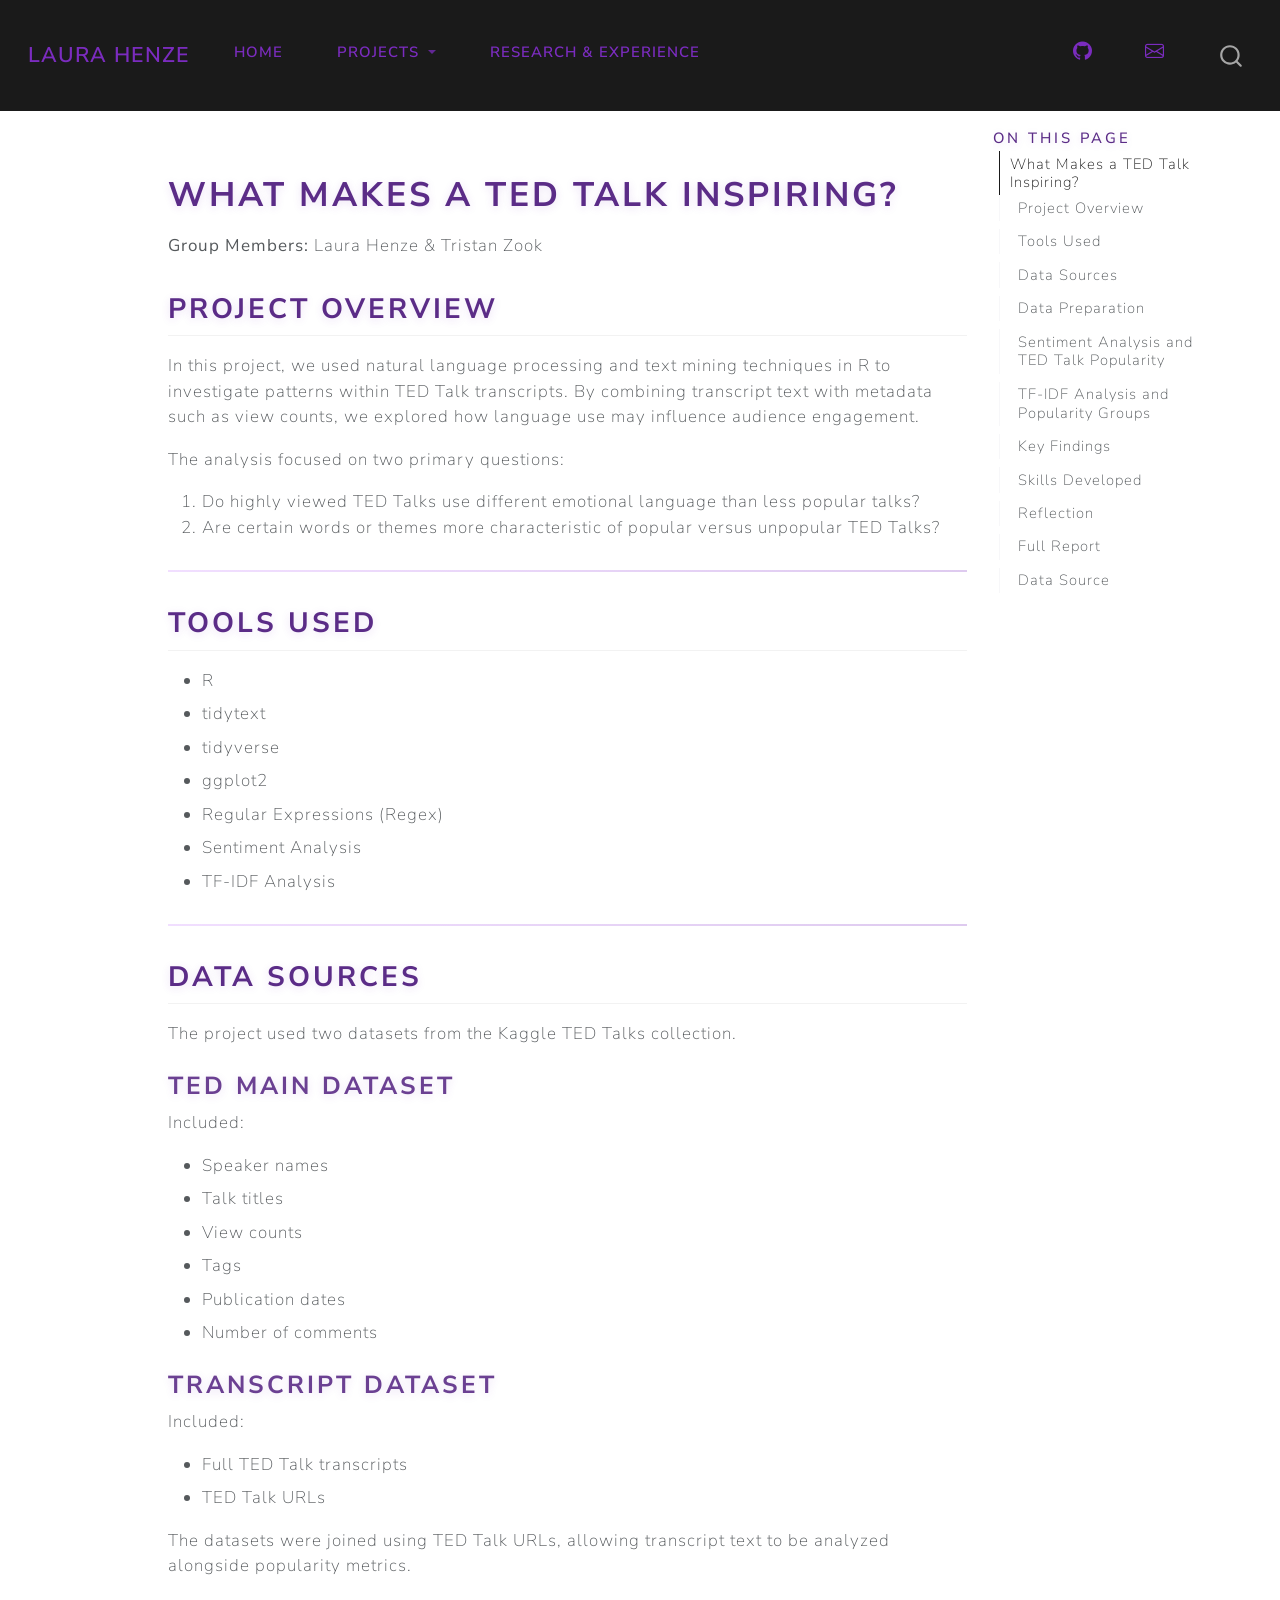
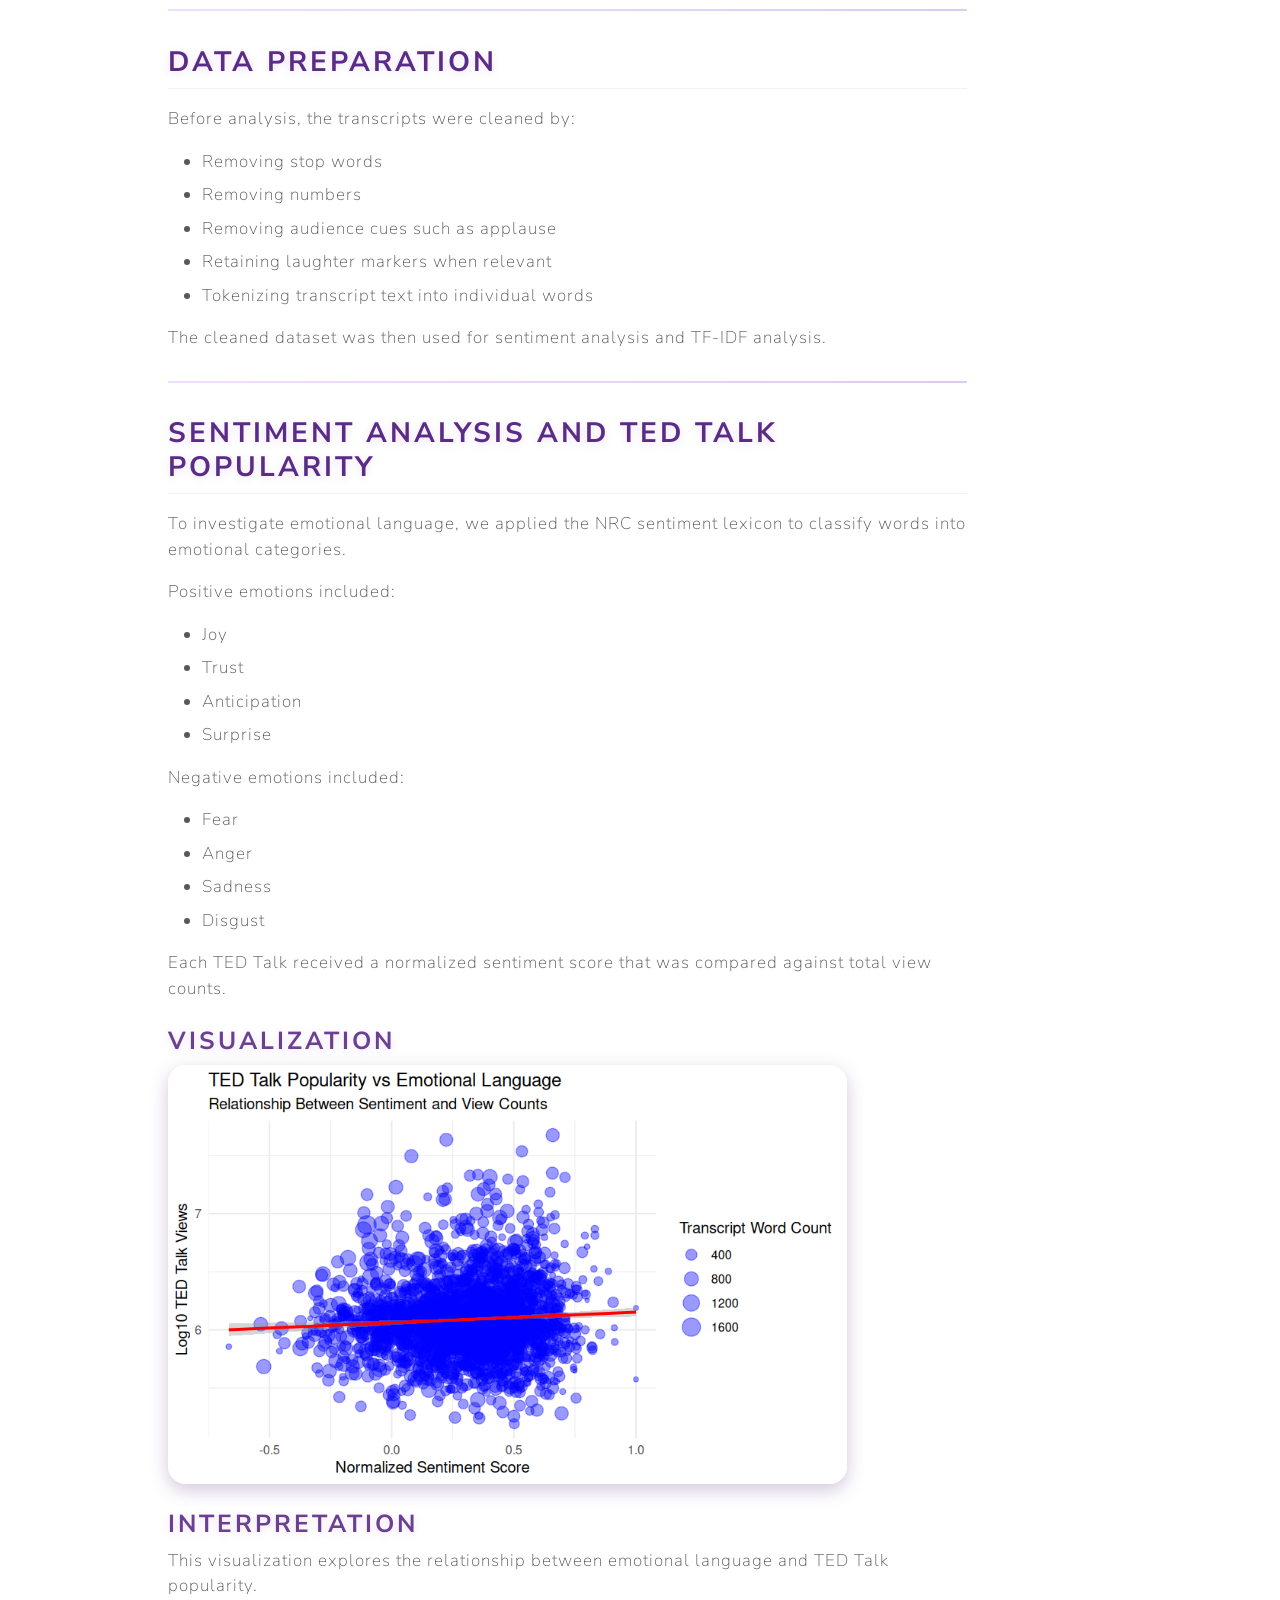
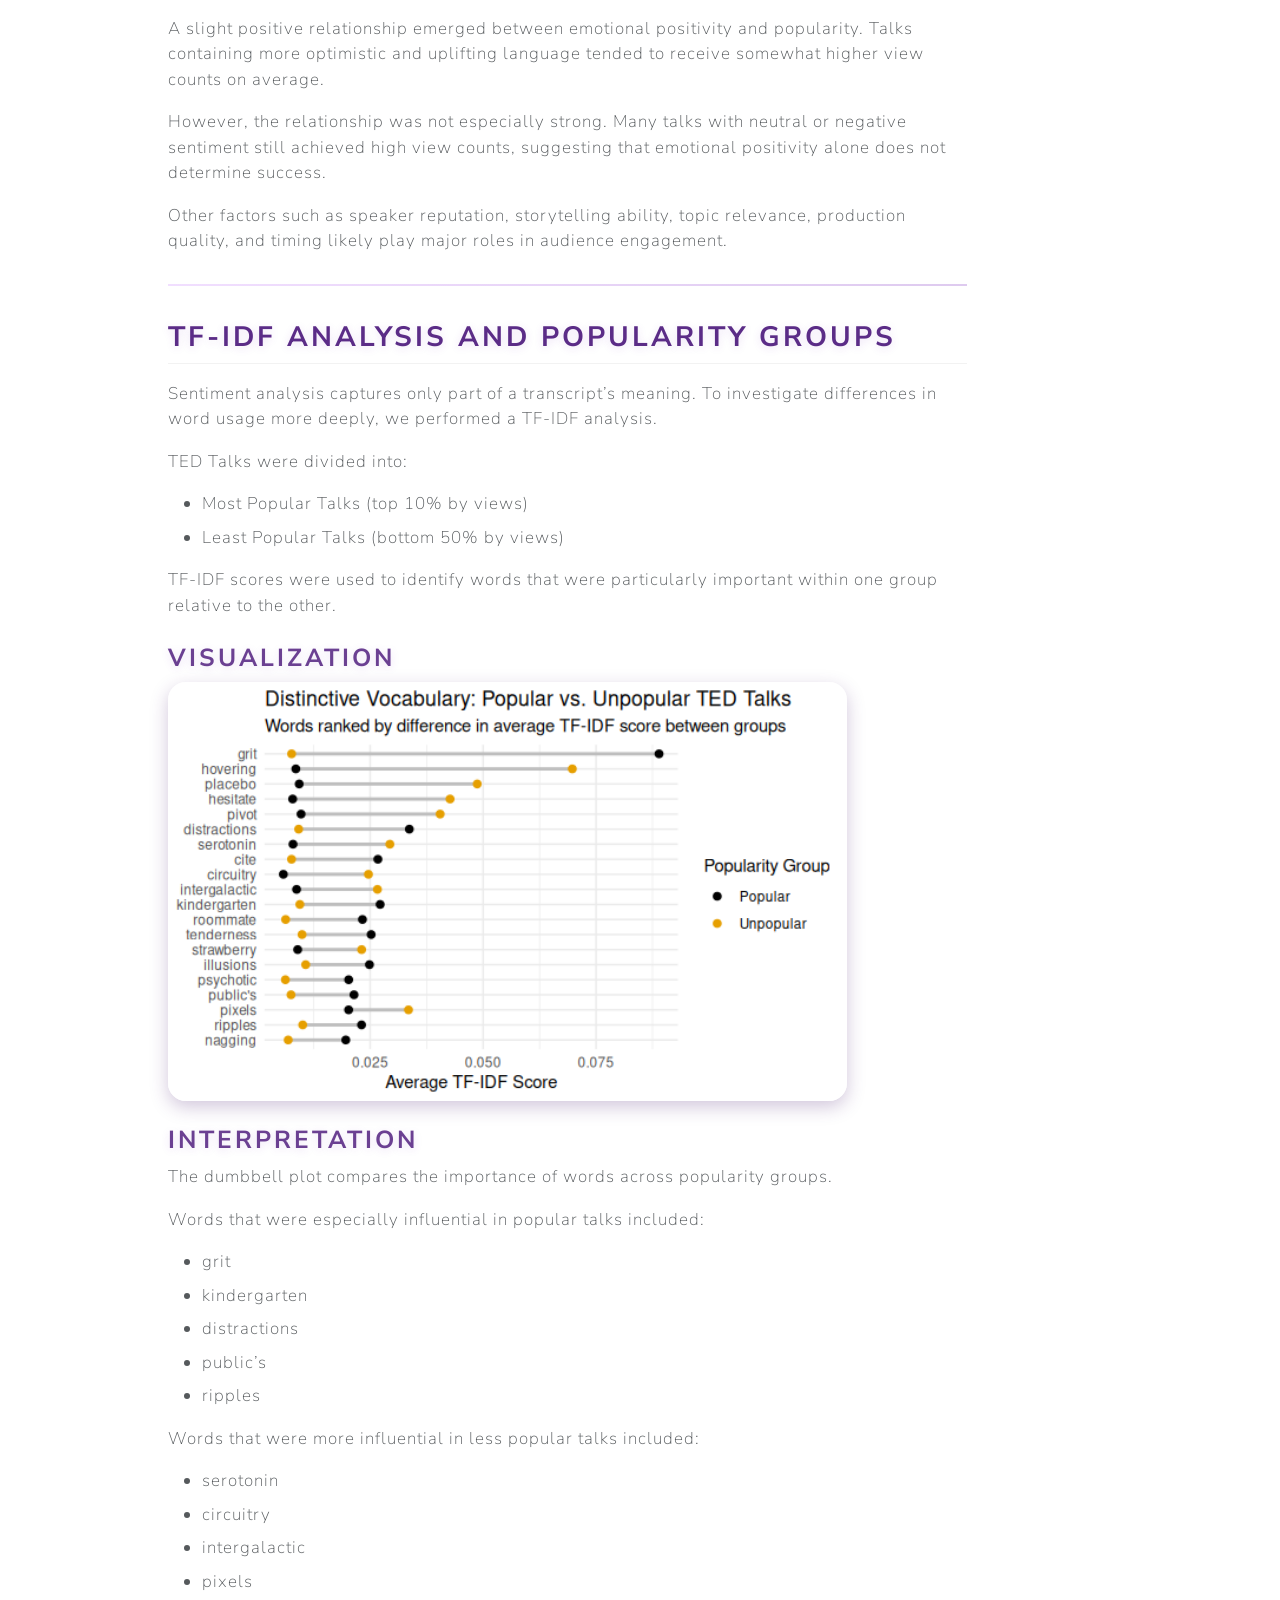
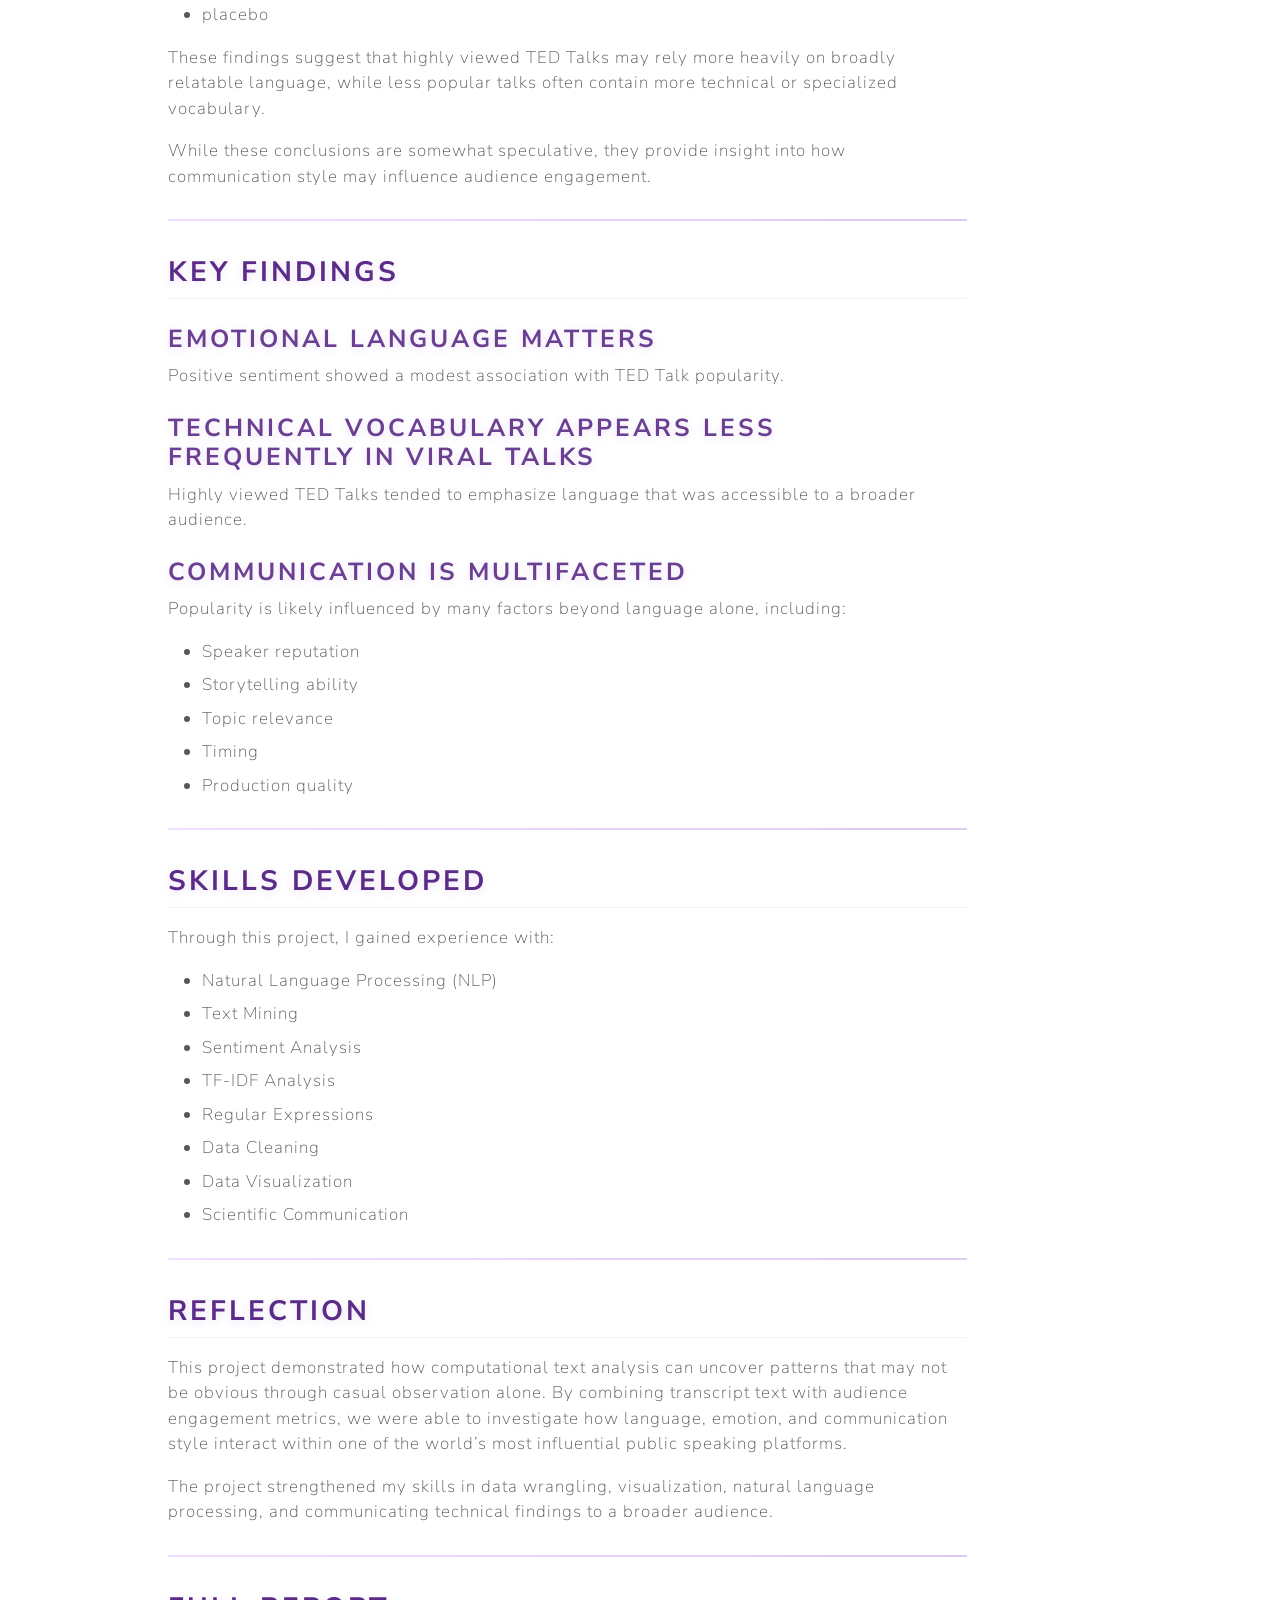
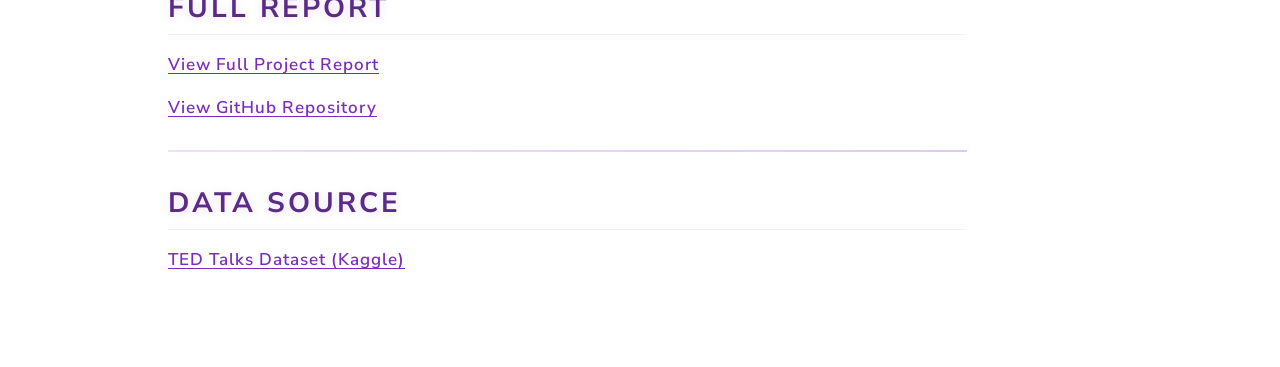
<file: docs/projects/text_analysis.html>
<!DOCTYPE html>
<html xmlns="http://www.w3.org/1999/xhtml" lang="en" xml:lang="en"><head>

<meta charset="utf-8">
<meta name="generator" content="quarto-1.8.27">

<meta name="viewport" content="width=device-width, initial-scale=1.0, user-scalable=yes">


<title>text_analysis – Laura Henze</title>
<style>
code{white-space: pre-wrap;}
span.smallcaps{font-variant: small-caps;}
div.columns{display: flex; gap: min(4vw, 1.5em);}
div.column{flex: auto; overflow-x: auto;}
div.hanging-indent{margin-left: 1.5em; text-indent: -1.5em;}
ul.task-list{list-style: none;}
ul.task-list li input[type="checkbox"] {
  width: 0.8em;
  margin: 0 0.8em 0.2em -1em; /* quarto-specific, see https://github.com/quarto-dev/quarto-cli/issues/4556 */ 
  vertical-align: middle;
}
</style>


<script src="../site_libs/quarto-nav/quarto-nav.js"></script>
<script src="../site_libs/quarto-nav/headroom.min.js"></script>
<script src="../site_libs/clipboard/clipboard.min.js"></script>
<script src="../site_libs/quarto-search/autocomplete.umd.js"></script>
<script src="../site_libs/quarto-search/fuse.min.js"></script>
<script src="../site_libs/quarto-search/quarto-search.js"></script>
<meta name="quarto:offset" content="../">
<script src="../site_libs/quarto-html/quarto.js" type="module"></script>
<script src="../site_libs/quarto-html/tabsets/tabsets.js" type="module"></script>
<script src="../site_libs/quarto-html/axe/axe-check.js" type="module"></script>
<script src="../site_libs/quarto-html/popper.min.js"></script>
<script src="../site_libs/quarto-html/tippy.umd.min.js"></script>
<script src="../site_libs/quarto-html/anchor.min.js"></script>
<link href="../site_libs/quarto-html/tippy.css" rel="stylesheet">
<link href="../site_libs/quarto-html/quarto-syntax-highlighting-ed96de9b727972fe78a7b5d16c58bf87.css" rel="stylesheet" id="quarto-text-highlighting-styles">
<script src="../site_libs/bootstrap/bootstrap.min.js"></script>
<link href="../site_libs/bootstrap/bootstrap-icons.css" rel="stylesheet">
<link href="../site_libs/bootstrap/bootstrap-ecc2c41da66b8dbb0d339e6754a59479.min.css" rel="stylesheet" append-hash="true" id="quarto-bootstrap" data-mode="light">
<script id="quarto-search-options" type="application/json">{
  "location": "navbar",
  "copy-button": false,
  "collapse-after": 3,
  "panel-placement": "end",
  "type": "overlay",
  "limit": 50,
  "keyboard-shortcut": [
    "f",
    "/",
    "s"
  ],
  "show-item-context": false,
  "language": {
    "search-no-results-text": "No results",
    "search-matching-documents-text": "matching documents",
    "search-copy-link-title": "Copy link to search",
    "search-hide-matches-text": "Hide additional matches",
    "search-more-match-text": "more match in this document",
    "search-more-matches-text": "more matches in this document",
    "search-clear-button-title": "Clear",
    "search-text-placeholder": "",
    "search-detached-cancel-button-title": "Cancel",
    "search-submit-button-title": "Submit",
    "search-label": "Search"
  }
}</script>


<link rel="stylesheet" href="../styles.css">
</head>

<body class="nav-fixed quarto-light">

<div id="quarto-search-results"></div>
  <header id="quarto-header" class="headroom fixed-top">
    <nav class="navbar navbar-expand-lg " data-bs-theme="dark">
      <div class="navbar-container container-fluid">
      <div class="navbar-brand-container mx-auto">
    <a class="navbar-brand" href="../index.html">
    <span class="navbar-title">Laura Henze</span>
    </a>
  </div>
            <div id="quarto-search" class="" title="Search"></div>
          <button class="navbar-toggler" type="button" data-bs-toggle="collapse" data-bs-target="#navbarCollapse" aria-controls="navbarCollapse" role="menu" aria-expanded="false" aria-label="Toggle navigation" onclick="if (window.quartoToggleHeadroom) { window.quartoToggleHeadroom(); }">
  <span class="navbar-toggler-icon"></span>
</button>
          <div class="collapse navbar-collapse" id="navbarCollapse">
            <ul class="navbar-nav navbar-nav-scroll me-auto">
  <li class="nav-item">
    <a class="nav-link" href="../index.html"> 
<span class="menu-text">Home</span></a>
  </li>  
  <li class="nav-item dropdown ">
    <a class="nav-link dropdown-toggle" href="#" id="nav-menu-projects" role="link" data-bs-toggle="dropdown" aria-expanded="false">
 <span class="menu-text">Projects</span>
    </a>
    <ul class="dropdown-menu" aria-labelledby="nav-menu-projects">    
        <li>
    <a class="dropdown-item" href="../projects.html">
 <span class="dropdown-text">All Projects</span></a>
  </li>  
        <li>
    <a class="dropdown-item" href="../projects/sql_project.html">
 <span class="dropdown-text">SQL Project</span></a>
  </li>  
        <li>
    <a class="dropdown-item" href="../projects/text_analysis.html">
 <span class="dropdown-text">Text Analysis Project</span></a>
  </li>  
        <li>
    <a class="dropdown-item" href="../projects/pristineR.html">
 <span class="dropdown-text">pristineR Package</span></a>
  </li>  
        <li>
    <a class="dropdown-item" href="../projects/poster_project.html">
 <span class="dropdown-text">Poster Project</span></a>
  </li>  
        <li>
    <a class="dropdown-item" href="../projects/research.html">
 <span class="dropdown-text">Additional Project</span></a>
  </li>  
    </ul>
  </li>
  <li class="nav-item">
    <a class="nav-link" href="../experience.html"> 
<span class="menu-text">Research &amp; Experience</span></a>
  </li>  
</ul>
            <ul class="navbar-nav navbar-nav-scroll ms-auto">
  <li class="nav-item compact">
    <a class="nav-link" href="https://github.com/Laura-Henze/Laura-Henze.github.io"> <i class="bi bi-github" role="img">
</i> 
<span class="menu-text"></span></a>
  </li>  
  <li class="nav-item compact">
    <a class="nav-link" href="mailto:henzel@lawrence.edu"> <i class="bi bi-envelope" role="img">
</i> 
<span class="menu-text"></span></a>
  </li>  
</ul>
          </div> <!-- /navcollapse -->
            <div class="quarto-navbar-tools">
</div>
      </div> <!-- /container-fluid -->
    </nav>
</header>
<!-- content -->
<div id="quarto-content" class="quarto-container page-columns page-rows-contents page-layout-article page-navbar">
<!-- sidebar -->
<!-- margin-sidebar -->
    <div id="quarto-margin-sidebar" class="sidebar margin-sidebar">
        <nav id="TOC" role="doc-toc" class="toc-active">
    <h2 id="toc-title">On this page</h2>
   
  <ul>
  <li><a href="#what-makes-a-ted-talk-inspiring" id="toc-what-makes-a-ted-talk-inspiring" class="nav-link active" data-scroll-target="#what-makes-a-ted-talk-inspiring">What Makes a TED Talk Inspiring?</a>
  <ul class="collapse">
  <li><a href="#project-overview" id="toc-project-overview" class="nav-link" data-scroll-target="#project-overview">Project Overview</a></li>
  <li><a href="#tools-used" id="toc-tools-used" class="nav-link" data-scroll-target="#tools-used">Tools Used</a></li>
  <li><a href="#data-sources" id="toc-data-sources" class="nav-link" data-scroll-target="#data-sources">Data Sources</a>
  <ul class="collapse">
  <li><a href="#ted-main-dataset" id="toc-ted-main-dataset" class="nav-link" data-scroll-target="#ted-main-dataset">TED Main Dataset</a></li>
  <li><a href="#transcript-dataset" id="toc-transcript-dataset" class="nav-link" data-scroll-target="#transcript-dataset">Transcript Dataset</a></li>
  </ul></li>
  <li><a href="#data-preparation" id="toc-data-preparation" class="nav-link" data-scroll-target="#data-preparation">Data Preparation</a></li>
  <li><a href="#sentiment-analysis-and-ted-talk-popularity" id="toc-sentiment-analysis-and-ted-talk-popularity" class="nav-link" data-scroll-target="#sentiment-analysis-and-ted-talk-popularity">Sentiment Analysis and TED Talk Popularity</a>
  <ul class="collapse">
  <li><a href="#visualization" id="toc-visualization" class="nav-link" data-scroll-target="#visualization">Visualization</a></li>
  <li><a href="#interpretation" id="toc-interpretation" class="nav-link" data-scroll-target="#interpretation">Interpretation</a></li>
  </ul></li>
  <li><a href="#tf-idf-analysis-and-popularity-groups" id="toc-tf-idf-analysis-and-popularity-groups" class="nav-link" data-scroll-target="#tf-idf-analysis-and-popularity-groups">TF-IDF Analysis and Popularity Groups</a>
  <ul class="collapse">
  <li><a href="#visualization-1" id="toc-visualization-1" class="nav-link" data-scroll-target="#visualization-1">Visualization</a></li>
  <li><a href="#interpretation-1" id="toc-interpretation-1" class="nav-link" data-scroll-target="#interpretation-1">Interpretation</a></li>
  </ul></li>
  <li><a href="#key-findings" id="toc-key-findings" class="nav-link" data-scroll-target="#key-findings">Key Findings</a>
  <ul class="collapse">
  <li><a href="#emotional-language-matters" id="toc-emotional-language-matters" class="nav-link" data-scroll-target="#emotional-language-matters">Emotional Language Matters</a></li>
  <li><a href="#technical-vocabulary-appears-less-frequently-in-viral-talks" id="toc-technical-vocabulary-appears-less-frequently-in-viral-talks" class="nav-link" data-scroll-target="#technical-vocabulary-appears-less-frequently-in-viral-talks">Technical Vocabulary Appears Less Frequently in Viral Talks</a></li>
  <li><a href="#communication-is-multifaceted" id="toc-communication-is-multifaceted" class="nav-link" data-scroll-target="#communication-is-multifaceted">Communication Is Multifaceted</a></li>
  </ul></li>
  <li><a href="#skills-developed" id="toc-skills-developed" class="nav-link" data-scroll-target="#skills-developed">Skills Developed</a></li>
  <li><a href="#reflection" id="toc-reflection" class="nav-link" data-scroll-target="#reflection">Reflection</a></li>
  <li><a href="#full-report" id="toc-full-report" class="nav-link" data-scroll-target="#full-report">Full Report</a></li>
  <li><a href="#data-source" id="toc-data-source" class="nav-link" data-scroll-target="#data-source">Data Source</a></li>
  </ul></li>
  </ul>
</nav>
    </div>
<!-- main -->
<main class="content" id="quarto-document-content"><header id="title-block-header" class="quarto-title-block"></header>




<section id="what-makes-a-ted-talk-inspiring" class="level1">
<h1>What Makes a TED Talk Inspiring?</h1>
<p><strong>Group Members:</strong> Laura Henze &amp; Tristan Zook</p>
<section id="project-overview" class="level2">
<h2 class="anchored" data-anchor-id="project-overview">Project Overview</h2>
<p>In this project, we used natural language processing and text mining techniques in R to investigate patterns within TED Talk transcripts. By combining transcript text with metadata such as view counts, we explored how language use may influence audience engagement.</p>
<p>The analysis focused on two primary questions:</p>
<ol type="1">
<li>Do highly viewed TED Talks use different emotional language than less popular talks?</li>
<li>Are certain words or themes more characteristic of popular versus unpopular TED Talks?</li>
</ol>
<hr>
</section>
<section id="tools-used" class="level2">
<h2 class="anchored" data-anchor-id="tools-used">Tools Used</h2>
<ul>
<li>R</li>
<li>tidytext</li>
<li>tidyverse</li>
<li>ggplot2</li>
<li>Regular Expressions (Regex)</li>
<li>Sentiment Analysis</li>
<li>TF-IDF Analysis</li>
</ul>
<hr>
</section>
<section id="data-sources" class="level2">
<h2 class="anchored" data-anchor-id="data-sources">Data Sources</h2>
<p>The project used two datasets from the Kaggle TED Talks collection.</p>
<section id="ted-main-dataset" class="level3">
<h3 class="anchored" data-anchor-id="ted-main-dataset">TED Main Dataset</h3>
<p>Included:</p>
<ul>
<li>Speaker names</li>
<li>Talk titles</li>
<li>View counts</li>
<li>Tags</li>
<li>Publication dates</li>
<li>Number of comments</li>
</ul>
</section>
<section id="transcript-dataset" class="level3">
<h3 class="anchored" data-anchor-id="transcript-dataset">Transcript Dataset</h3>
<p>Included:</p>
<ul>
<li>Full TED Talk transcripts</li>
<li>TED Talk URLs</li>
</ul>
<p>The datasets were joined using TED Talk URLs, allowing transcript text to be analyzed alongside popularity metrics.</p>
<hr>
</section>
</section>
<section id="data-preparation" class="level2">
<h2 class="anchored" data-anchor-id="data-preparation">Data Preparation</h2>
<p>Before analysis, the transcripts were cleaned by:</p>
<ul>
<li>Removing stop words</li>
<li>Removing numbers</li>
<li>Removing audience cues such as applause</li>
<li>Retaining laughter markers when relevant</li>
<li>Tokenizing transcript text into individual words</li>
</ul>
<p>The cleaned dataset was then used for sentiment analysis and TF-IDF analysis.</p>
<hr>
</section>
<section id="sentiment-analysis-and-ted-talk-popularity" class="level2">
<h2 class="anchored" data-anchor-id="sentiment-analysis-and-ted-talk-popularity">Sentiment Analysis and TED Talk Popularity</h2>
<p>To investigate emotional language, we applied the NRC sentiment lexicon to classify words into emotional categories.</p>
<p>Positive emotions included:</p>
<ul>
<li>Joy</li>
<li>Trust</li>
<li>Anticipation</li>
<li>Surprise</li>
</ul>
<p>Negative emotions included:</p>
<ul>
<li>Fear</li>
<li>Anger</li>
<li>Sadness</li>
<li>Disgust</li>
</ul>
<p>Each TED Talk received a normalized sentiment score that was compared against total view counts.</p>
<section id="visualization" class="level3">
<h3 class="anchored" data-anchor-id="visualization">Visualization</h3>
<p><img src="../images/sentiment_plot.png" class="img-fluid" style="width:85.0%"></p>
</section>
<section id="interpretation" class="level3">
<h3 class="anchored" data-anchor-id="interpretation">Interpretation</h3>
<p>This visualization explores the relationship between emotional language and TED Talk popularity.</p>
<p>A slight positive relationship emerged between emotional positivity and popularity. Talks containing more optimistic and uplifting language tended to receive somewhat higher view counts on average.</p>
<p>However, the relationship was not especially strong. Many talks with neutral or negative sentiment still achieved high view counts, suggesting that emotional positivity alone does not determine success.</p>
<p>Other factors such as speaker reputation, storytelling ability, topic relevance, production quality, and timing likely play major roles in audience engagement.</p>
<hr>
</section>
</section>
<section id="tf-idf-analysis-and-popularity-groups" class="level2">
<h2 class="anchored" data-anchor-id="tf-idf-analysis-and-popularity-groups">TF-IDF Analysis and Popularity Groups</h2>
<p>Sentiment analysis captures only part of a transcript’s meaning. To investigate differences in word usage more deeply, we performed a TF-IDF analysis.</p>
<p>TED Talks were divided into:</p>
<ul>
<li>Most Popular Talks (top 10% by views)</li>
<li>Least Popular Talks (bottom 50% by views)</li>
</ul>
<p>TF-IDF scores were used to identify words that were particularly important within one group relative to the other.</p>
<section id="visualization-1" class="level3">
<h3 class="anchored" data-anchor-id="visualization-1">Visualization</h3>
<p><img src="../images/tf_idf.png" class="img-fluid" style="width:85.0%"></p>
</section>
<section id="interpretation-1" class="level3">
<h3 class="anchored" data-anchor-id="interpretation-1">Interpretation</h3>
<p>The dumbbell plot compares the importance of words across popularity groups.</p>
<p>Words that were especially influential in popular talks included:</p>
<ul>
<li>grit</li>
<li>kindergarten</li>
<li>distractions</li>
<li>public’s</li>
<li>ripples</li>
</ul>
<p>Words that were more influential in less popular talks included:</p>
<ul>
<li>serotonin</li>
<li>circuitry</li>
<li>intergalactic</li>
<li>pixels</li>
<li>placebo</li>
</ul>
<p>These findings suggest that highly viewed TED Talks may rely more heavily on broadly relatable language, while less popular talks often contain more technical or specialized vocabulary.</p>
<p>While these conclusions are somewhat speculative, they provide insight into how communication style may influence audience engagement.</p>
<hr>
</section>
</section>
<section id="key-findings" class="level2">
<h2 class="anchored" data-anchor-id="key-findings">Key Findings</h2>
<section id="emotional-language-matters" class="level3">
<h3 class="anchored" data-anchor-id="emotional-language-matters">Emotional Language Matters</h3>
<p>Positive sentiment showed a modest association with TED Talk popularity.</p>
</section>
<section id="technical-vocabulary-appears-less-frequently-in-viral-talks" class="level3">
<h3 class="anchored" data-anchor-id="technical-vocabulary-appears-less-frequently-in-viral-talks">Technical Vocabulary Appears Less Frequently in Viral Talks</h3>
<p>Highly viewed TED Talks tended to emphasize language that was accessible to a broader audience.</p>
</section>
<section id="communication-is-multifaceted" class="level3">
<h3 class="anchored" data-anchor-id="communication-is-multifaceted">Communication Is Multifaceted</h3>
<p>Popularity is likely influenced by many factors beyond language alone, including:</p>
<ul>
<li>Speaker reputation</li>
<li>Storytelling ability</li>
<li>Topic relevance</li>
<li>Timing</li>
<li>Production quality</li>
</ul>
<hr>
</section>
</section>
<section id="skills-developed" class="level2">
<h2 class="anchored" data-anchor-id="skills-developed">Skills Developed</h2>
<p>Through this project, I gained experience with:</p>
<ul>
<li>Natural Language Processing (NLP)</li>
<li>Text Mining</li>
<li>Sentiment Analysis</li>
<li>TF-IDF Analysis</li>
<li>Regular Expressions</li>
<li>Data Cleaning</li>
<li>Data Visualization</li>
<li>Scientific Communication</li>
</ul>
<hr>
</section>
<section id="reflection" class="level2">
<h2 class="anchored" data-anchor-id="reflection">Reflection</h2>
<p>This project demonstrated how computational text analysis can uncover patterns that may not be obvious through casual observation alone. By combining transcript text with audience engagement metrics, we were able to investigate how language, emotion, and communication style interact within one of the world’s most influential public speaking platforms.</p>
<p>The project strengthened my skills in data wrangling, visualization, natural language processing, and communicating technical findings to a broader audience.</p>
<hr>
</section>
<section id="full-report" class="level2">
<h2 class="anchored" data-anchor-id="full-report">Full Report</h2>
<p><a href="ted_talk_text_analysis.pdf">View Full Project Report</a></p>
<p><a href="https://github.com/ADC-405-S26/Project_3_TextAnalysis_Team_4">View GitHub Repository</a></p>
<hr>
</section>
<section id="data-source" class="level2">
<h2 class="anchored" data-anchor-id="data-source">Data Source</h2>
<p><a href="https://www.kaggle.com/datasets/rounakbanik/ted-talks">TED Talks Dataset (Kaggle)</a></p>


</section>
</section>

</main> <!-- /main -->
<script id="quarto-html-after-body" type="application/javascript">
  window.document.addEventListener("DOMContentLoaded", function (event) {
    const icon = "";
    const anchorJS = new window.AnchorJS();
    anchorJS.options = {
      placement: 'right',
      icon: icon
    };
    anchorJS.add('.anchored');
    const isCodeAnnotation = (el) => {
      for (const clz of el.classList) {
        if (clz.startsWith('code-annotation-')) {                     
          return true;
        }
      }
      return false;
    }
    const onCopySuccess = function(e) {
      // button target
      const button = e.trigger;
      // don't keep focus
      button.blur();
      // flash "checked"
      button.classList.add('code-copy-button-checked');
      var currentTitle = button.getAttribute("title");
      button.setAttribute("title", "Copied!");
      let tooltip;
      if (window.bootstrap) {
        button.setAttribute("data-bs-toggle", "tooltip");
        button.setAttribute("data-bs-placement", "left");
        button.setAttribute("data-bs-title", "Copied!");
        tooltip = new bootstrap.Tooltip(button, 
          { trigger: "manual", 
            customClass: "code-copy-button-tooltip",
            offset: [0, -8]});
        tooltip.show();    
      }
      setTimeout(function() {
        if (tooltip) {
          tooltip.hide();
          button.removeAttribute("data-bs-title");
          button.removeAttribute("data-bs-toggle");
          button.removeAttribute("data-bs-placement");
        }
        button.setAttribute("title", currentTitle);
        button.classList.remove('code-copy-button-checked');
      }, 1000);
      // clear code selection
      e.clearSelection();
    }
    const getTextToCopy = function(trigger) {
      const outerScaffold = trigger.parentElement.cloneNode(true);
      const codeEl = outerScaffold.querySelector('code');
      for (const childEl of codeEl.children) {
        if (isCodeAnnotation(childEl)) {
          childEl.remove();
        }
      }
      return codeEl.innerText;
    }
    const clipboard = new window.ClipboardJS('.code-copy-button:not([data-in-quarto-modal])', {
      text: getTextToCopy
    });
    clipboard.on('success', onCopySuccess);
    if (window.document.getElementById('quarto-embedded-source-code-modal')) {
      const clipboardModal = new window.ClipboardJS('.code-copy-button[data-in-quarto-modal]', {
        text: getTextToCopy,
        container: window.document.getElementById('quarto-embedded-source-code-modal')
      });
      clipboardModal.on('success', onCopySuccess);
    }
      var localhostRegex = new RegExp(/^(?:http|https):\/\/localhost\:?[0-9]*\//);
      var mailtoRegex = new RegExp(/^mailto:/);
        var filterRegex = new RegExp('/' + window.location.host + '/');
      var isInternal = (href) => {
          return filterRegex.test(href) || localhostRegex.test(href) || mailtoRegex.test(href);
      }
      // Inspect non-navigation links and adorn them if external
     var links = window.document.querySelectorAll('a[href]:not(.nav-link):not(.navbar-brand):not(.toc-action):not(.sidebar-link):not(.sidebar-item-toggle):not(.pagination-link):not(.no-external):not([aria-hidden]):not(.dropdown-item):not(.quarto-navigation-tool):not(.about-link)');
      for (var i=0; i<links.length; i++) {
        const link = links[i];
        if (!isInternal(link.href)) {
          // undo the damage that might have been done by quarto-nav.js in the case of
          // links that we want to consider external
          if (link.dataset.originalHref !== undefined) {
            link.href = link.dataset.originalHref;
          }
        }
      }
    function tippyHover(el, contentFn, onTriggerFn, onUntriggerFn) {
      const config = {
        allowHTML: true,
        maxWidth: 500,
        delay: 100,
        arrow: false,
        appendTo: function(el) {
            return el.parentElement;
        },
        interactive: true,
        interactiveBorder: 10,
        theme: 'quarto',
        placement: 'bottom-start',
      };
      if (contentFn) {
        config.content = contentFn;
      }
      if (onTriggerFn) {
        config.onTrigger = onTriggerFn;
      }
      if (onUntriggerFn) {
        config.onUntrigger = onUntriggerFn;
      }
      window.tippy(el, config); 
    }
    const noterefs = window.document.querySelectorAll('a[role="doc-noteref"]');
    for (var i=0; i<noterefs.length; i++) {
      const ref = noterefs[i];
      tippyHover(ref, function() {
        // use id or data attribute instead here
        let href = ref.getAttribute('data-footnote-href') || ref.getAttribute('href');
        try { href = new URL(href).hash; } catch {}
        const id = href.replace(/^#\/?/, "");
        const note = window.document.getElementById(id);
        if (note) {
          return note.innerHTML;
        } else {
          return "";
        }
      });
    }
    const xrefs = window.document.querySelectorAll('a.quarto-xref');
    const processXRef = (id, note) => {
      // Strip column container classes
      const stripColumnClz = (el) => {
        el.classList.remove("page-full", "page-columns");
        if (el.children) {
          for (const child of el.children) {
            stripColumnClz(child);
          }
        }
      }
      stripColumnClz(note)
      if (id === null || id.startsWith('sec-')) {
        // Special case sections, only their first couple elements
        const container = document.createElement("div");
        if (note.children && note.children.length > 2) {
          container.appendChild(note.children[0].cloneNode(true));
          for (let i = 1; i < note.children.length; i++) {
            const child = note.children[i];
            if (child.tagName === "P" && child.innerText === "") {
              continue;
            } else {
              container.appendChild(child.cloneNode(true));
              break;
            }
          }
          if (window.Quarto?.typesetMath) {
            window.Quarto.typesetMath(container);
          }
          return container.innerHTML
        } else {
          if (window.Quarto?.typesetMath) {
            window.Quarto.typesetMath(note);
          }
          return note.innerHTML;
        }
      } else {
        // Remove any anchor links if they are present
        const anchorLink = note.querySelector('a.anchorjs-link');
        if (anchorLink) {
          anchorLink.remove();
        }
        if (window.Quarto?.typesetMath) {
          window.Quarto.typesetMath(note);
        }
        if (note.classList.contains("callout")) {
          return note.outerHTML;
        } else {
          return note.innerHTML;
        }
      }
    }
    for (var i=0; i<xrefs.length; i++) {
      const xref = xrefs[i];
      tippyHover(xref, undefined, function(instance) {
        instance.disable();
        let url = xref.getAttribute('href');
        let hash = undefined; 
        if (url.startsWith('#')) {
          hash = url;
        } else {
          try { hash = new URL(url).hash; } catch {}
        }
        if (hash) {
          const id = hash.replace(/^#\/?/, "");
          const note = window.document.getElementById(id);
          if (note !== null) {
            try {
              const html = processXRef(id, note.cloneNode(true));
              instance.setContent(html);
            } finally {
              instance.enable();
              instance.show();
            }
          } else {
            // See if we can fetch this
            fetch(url.split('#')[0])
            .then(res => res.text())
            .then(html => {
              const parser = new DOMParser();
              const htmlDoc = parser.parseFromString(html, "text/html");
              const note = htmlDoc.getElementById(id);
              if (note !== null) {
                const html = processXRef(id, note);
                instance.setContent(html);
              } 
            }).finally(() => {
              instance.enable();
              instance.show();
            });
          }
        } else {
          // See if we can fetch a full url (with no hash to target)
          // This is a special case and we should probably do some content thinning / targeting
          fetch(url)
          .then(res => res.text())
          .then(html => {
            const parser = new DOMParser();
            const htmlDoc = parser.parseFromString(html, "text/html");
            const note = htmlDoc.querySelector('main.content');
            if (note !== null) {
              // This should only happen for chapter cross references
              // (since there is no id in the URL)
              // remove the first header
              if (note.children.length > 0 && note.children[0].tagName === "HEADER") {
                note.children[0].remove();
              }
              const html = processXRef(null, note);
              instance.setContent(html);
            } 
          }).finally(() => {
            instance.enable();
            instance.show();
          });
        }
      }, function(instance) {
      });
    }
        let selectedAnnoteEl;
        const selectorForAnnotation = ( cell, annotation) => {
          let cellAttr = 'data-code-cell="' + cell + '"';
          let lineAttr = 'data-code-annotation="' +  annotation + '"';
          const selector = 'span[' + cellAttr + '][' + lineAttr + ']';
          return selector;
        }
        const selectCodeLines = (annoteEl) => {
          const doc = window.document;
          const targetCell = annoteEl.getAttribute("data-target-cell");
          const targetAnnotation = annoteEl.getAttribute("data-target-annotation");
          const annoteSpan = window.document.querySelector(selectorForAnnotation(targetCell, targetAnnotation));
          const lines = annoteSpan.getAttribute("data-code-lines").split(",");
          const lineIds = lines.map((line) => {
            return targetCell + "-" + line;
          })
          let top = null;
          let height = null;
          let parent = null;
          if (lineIds.length > 0) {
              //compute the position of the single el (top and bottom and make a div)
              const el = window.document.getElementById(lineIds[0]);
              top = el.offsetTop;
              height = el.offsetHeight;
              parent = el.parentElement.parentElement;
            if (lineIds.length > 1) {
              const lastEl = window.document.getElementById(lineIds[lineIds.length - 1]);
              const bottom = lastEl.offsetTop + lastEl.offsetHeight;
              height = bottom - top;
            }
            if (top !== null && height !== null && parent !== null) {
              // cook up a div (if necessary) and position it 
              let div = window.document.getElementById("code-annotation-line-highlight");
              if (div === null) {
                div = window.document.createElement("div");
                div.setAttribute("id", "code-annotation-line-highlight");
                div.style.position = 'absolute';
                parent.appendChild(div);
              }
              div.style.top = top - 2 + "px";
              div.style.height = height + 4 + "px";
              div.style.left = 0;
              let gutterDiv = window.document.getElementById("code-annotation-line-highlight-gutter");
              if (gutterDiv === null) {
                gutterDiv = window.document.createElement("div");
                gutterDiv.setAttribute("id", "code-annotation-line-highlight-gutter");
                gutterDiv.style.position = 'absolute';
                const codeCell = window.document.getElementById(targetCell);
                const gutter = codeCell.querySelector('.code-annotation-gutter');
                gutter.appendChild(gutterDiv);
              }
              gutterDiv.style.top = top - 2 + "px";
              gutterDiv.style.height = height + 4 + "px";
            }
            selectedAnnoteEl = annoteEl;
          }
        };
        const unselectCodeLines = () => {
          const elementsIds = ["code-annotation-line-highlight", "code-annotation-line-highlight-gutter"];
          elementsIds.forEach((elId) => {
            const div = window.document.getElementById(elId);
            if (div) {
              div.remove();
            }
          });
          selectedAnnoteEl = undefined;
        };
          // Handle positioning of the toggle
      window.addEventListener(
        "resize",
        throttle(() => {
          elRect = undefined;
          if (selectedAnnoteEl) {
            selectCodeLines(selectedAnnoteEl);
          }
        }, 10)
      );
      function throttle(fn, ms) {
      let throttle = false;
      let timer;
        return (...args) => {
          if(!throttle) { // first call gets through
              fn.apply(this, args);
              throttle = true;
          } else { // all the others get throttled
              if(timer) clearTimeout(timer); // cancel #2
              timer = setTimeout(() => {
                fn.apply(this, args);
                timer = throttle = false;
              }, ms);
          }
        };
      }
        // Attach click handler to the DT
        const annoteDls = window.document.querySelectorAll('dt[data-target-cell]');
        for (const annoteDlNode of annoteDls) {
          annoteDlNode.addEventListener('click', (event) => {
            const clickedEl = event.target;
            if (clickedEl !== selectedAnnoteEl) {
              unselectCodeLines();
              const activeEl = window.document.querySelector('dt[data-target-cell].code-annotation-active');
              if (activeEl) {
                activeEl.classList.remove('code-annotation-active');
              }
              selectCodeLines(clickedEl);
              clickedEl.classList.add('code-annotation-active');
            } else {
              // Unselect the line
              unselectCodeLines();
              clickedEl.classList.remove('code-annotation-active');
            }
          });
        }
    const findCites = (el) => {
      const parentEl = el.parentElement;
      if (parentEl) {
        const cites = parentEl.dataset.cites;
        if (cites) {
          return {
            el,
            cites: cites.split(' ')
          };
        } else {
          return findCites(el.parentElement)
        }
      } else {
        return undefined;
      }
    };
    var bibliorefs = window.document.querySelectorAll('a[role="doc-biblioref"]');
    for (var i=0; i<bibliorefs.length; i++) {
      const ref = bibliorefs[i];
      const citeInfo = findCites(ref);
      if (citeInfo) {
        tippyHover(citeInfo.el, function() {
          var popup = window.document.createElement('div');
          citeInfo.cites.forEach(function(cite) {
            var citeDiv = window.document.createElement('div');
            citeDiv.classList.add('hanging-indent');
            citeDiv.classList.add('csl-entry');
            var biblioDiv = window.document.getElementById('ref-' + cite);
            if (biblioDiv) {
              citeDiv.innerHTML = biblioDiv.innerHTML;
            }
            popup.appendChild(citeDiv);
          });
          return popup.innerHTML;
        });
      }
    }
  });
  </script>
</div> <!-- /content -->




</body></html>
</file>
<file: docs/site_libs/quarto-html/tippy.css>
.tippy-box[data-animation=fade][data-state=hidden]{opacity:0}[data-tippy-root]{max-width:calc(100vw - 10px)}.tippy-box{position:relative;background-color:#333;color:#fff;border-radius:4px;font-size:14px;line-height:1.4;white-space:normal;outline:0;transition-property:transform,visibility,opacity}.tippy-box[data-placement^=top]>.tippy-arrow{bottom:0}.tippy-box[data-placement^=top]>.tippy-arrow:before{bottom:-7px;left:0;border-width:8px 8px 0;border-top-color:initial;transform-origin:center top}.tippy-box[data-placement^=bottom]>.tippy-arrow{top:0}.tippy-box[data-placement^=bottom]>.tippy-arrow:before{top:-7px;left:0;border-width:0 8px 8px;border-bottom-color:initial;transform-origin:center bottom}.tippy-box[data-placement^=left]>.tippy-arrow{right:0}.tippy-box[data-placement^=left]>.tippy-arrow:before{border-width:8px 0 8px 8px;border-left-color:initial;right:-7px;transform-origin:center left}.tippy-box[data-placement^=right]>.tippy-arrow{left:0}.tippy-box[data-placement^=right]>.tippy-arrow:before{left:-7px;border-width:8px 8px 8px 0;border-right-color:initial;transform-origin:center right}.tippy-box[data-inertia][data-state=visible]{transition-timing-function:cubic-bezier(.54,1.5,.38,1.11)}.tippy-arrow{width:16px;height:16px;color:#333}.tippy-arrow:before{content:"";position:absolute;border-color:transparent;border-style:solid}.tippy-content{position:relative;padding:5px 9px;z-index:1}
</file>
<file: docs/site_libs/quarto-html/quarto-syntax-highlighting-ed96de9b727972fe78a7b5d16c58bf87.css>
/* quarto syntax highlight colors */
:root {
  --quarto-hl-ot-color: #003B4F;
  --quarto-hl-at-color: #657422;
  --quarto-hl-ss-color: #20794D;
  --quarto-hl-an-color: #5E5E5E;
  --quarto-hl-fu-color: #4758AB;
  --quarto-hl-st-color: #20794D;
  --quarto-hl-cf-color: #003B4F;
  --quarto-hl-op-color: #5E5E5E;
  --quarto-hl-er-color: #AD0000;
  --quarto-hl-bn-color: #AD0000;
  --quarto-hl-al-color: #AD0000;
  --quarto-hl-va-color: #111111;
  --quarto-hl-bu-color: inherit;
  --quarto-hl-ex-color: inherit;
  --quarto-hl-pp-color: #AD0000;
  --quarto-hl-in-color: #5E5E5E;
  --quarto-hl-vs-color: #20794D;
  --quarto-hl-wa-color: #5E5E5E;
  --quarto-hl-do-color: #5E5E5E;
  --quarto-hl-im-color: #00769E;
  --quarto-hl-ch-color: #20794D;
  --quarto-hl-dt-color: #AD0000;
  --quarto-hl-fl-color: #AD0000;
  --quarto-hl-co-color: #5E5E5E;
  --quarto-hl-cv-color: #5E5E5E;
  --quarto-hl-cn-color: #8f5902;
  --quarto-hl-sc-color: #5E5E5E;
  --quarto-hl-dv-color: #AD0000;
  --quarto-hl-kw-color: #003B4F;
}

/* other quarto variables */
:root {
  --quarto-font-monospace: SFMono-Regular, Menlo, Monaco, Consolas, "Liberation Mono", "Courier New", monospace;
}

/* syntax highlight based on Pandoc's rules */
pre > code.sourceCode > span {
  color: #003B4F;
}

code.sourceCode > span {
  color: #003B4F;
}

div.sourceCode,
div.sourceCode pre.sourceCode {
  color: #003B4F;
}

/* Normal */
code span {
  color: #003B4F;
}

/* Alert */
code span.al {
  color: #AD0000;
  font-style: inherit;
}

/* Annotation */
code span.an {
  color: #5E5E5E;
  font-style: inherit;
}

/* Attribute */
code span.at {
  color: #657422;
  font-style: inherit;
}

/* BaseN */
code span.bn {
  color: #AD0000;
  font-style: inherit;
}

/* BuiltIn */
code span.bu {
  font-style: inherit;
}

/* ControlFlow */
code span.cf {
  color: #003B4F;
  font-weight: bold;
  font-style: inherit;
}

/* Char */
code span.ch {
  color: #20794D;
  font-style: inherit;
}

/* Constant */
code span.cn {
  color: #8f5902;
  font-style: inherit;
}

/* Comment */
code span.co {
  color: #5E5E5E;
  font-style: inherit;
}

/* CommentVar */
code span.cv {
  color: #5E5E5E;
  font-style: italic;
}

/* Documentation */
code span.do {
  color: #5E5E5E;
  font-style: italic;
}

/* DataType */
code span.dt {
  color: #AD0000;
  font-style: inherit;
}

/* DecVal */
code span.dv {
  color: #AD0000;
  font-style: inherit;
}

/* Error */
code span.er {
  color: #AD0000;
  font-style: inherit;
}

/* Extension */
code span.ex {
  font-style: inherit;
}

/* Float */
code span.fl {
  color: #AD0000;
  font-style: inherit;
}

/* Function */
code span.fu {
  color: #4758AB;
  font-style: inherit;
}

/* Import */
code span.im {
  color: #00769E;
  font-style: inherit;
}

/* Information */
code span.in {
  color: #5E5E5E;
  font-style: inherit;
}

/* Keyword */
code span.kw {
  color: #003B4F;
  font-weight: bold;
  font-style: inherit;
}

/* Operator */
code span.op {
  color: #5E5E5E;
  font-style: inherit;
}

/* Other */
code span.ot {
  color: #003B4F;
  font-style: inherit;
}

/* Preprocessor */
code span.pp {
  color: #AD0000;
  font-style: inherit;
}

/* SpecialChar */
code span.sc {
  color: #5E5E5E;
  font-style: inherit;
}

/* SpecialString */
code span.ss {
  color: #20794D;
  font-style: inherit;
}

/* String */
code span.st {
  color: #20794D;
  font-style: inherit;
}

/* Variable */
code span.va {
  color: #111111;
  font-style: inherit;
}

/* VerbatimString */
code span.vs {
  color: #20794D;
  font-style: inherit;
}

/* Warning */
code span.wa {
  color: #5E5E5E;
  font-style: italic;
}

.prevent-inlining {
  content: "</";
}

/*# sourceMappingURL=0920dd6d7437995b8cdf7429764427b1.css.map */
</file>
<file: docs/styles.css>
```css
/* =========================
   BASE SITE STYLING
   ========================= */

body {
  font-size: 18px;
  background: linear-gradient(135deg, #f5edff 0%, #efe3ff 35%, #e3d1ff 100%);
  color: #2d1b45;
  font-family: "Segoe UI", sans-serif;
}

/* Headings */
h1, h2, h3 {
  color: #5b2c87;
  font-weight: 700;
  text-shadow: 0px 2px 8px rgba(123, 44, 191, 0.15);
}

/* Links */
a {
  color: #7b2cbf;
  font-weight: 600;
}

a:hover {
  color: #9d4edd;
}

/* Images */
img {
  border-radius: 18px;
  box-shadow: 0px 6px 18px rgba(75, 31, 115, 0.25);
}

/* Project cards */
.project-card {
  padding: 24px;
  border-radius: 20px;
  background-color: rgba(255,255,255,0.75);
  backdrop-filter: blur(8px);
  box-shadow: 0px 8px 24px rgba(75, 31, 115, 0.15);
  margin-bottom: 24px;
  border: 1px solid rgba(255,255,255,0.4);
}

/* Horizontal rule */
hr {
  border: none;
  height: 2px;
  background: linear-gradient(to right, #c77dff, #7b2cbf);
  margin: 30px 0;
}

/* =========================
   NAVBAR + DROPDOWN FIX
   ========================= */

/* Navbar text */
.navbar a,
.navbar-brand {
  color: #7b2cbf !important;
  font-weight: 600;
}

/* Dropdown menu background */
.dropdown-menu {
  background-color: #f3e8ff;
  border-radius: 12px;
  border: none;
  box-shadow: 0px 4px 12px rgba(0,0,0,0.15);
}

/* Dropdown items (Projects links) */
.dropdown-item {
  color: #2b0a3d !important;
  font-weight: 600;
}

/* Dropdown hover */
.dropdown-item:hover {
  background-color: #d8b4ff;
  color: #1a0826 !important;
}

/* Lists spacing */
ul li {
  margin-bottom: 8px;
}

```
</file>
